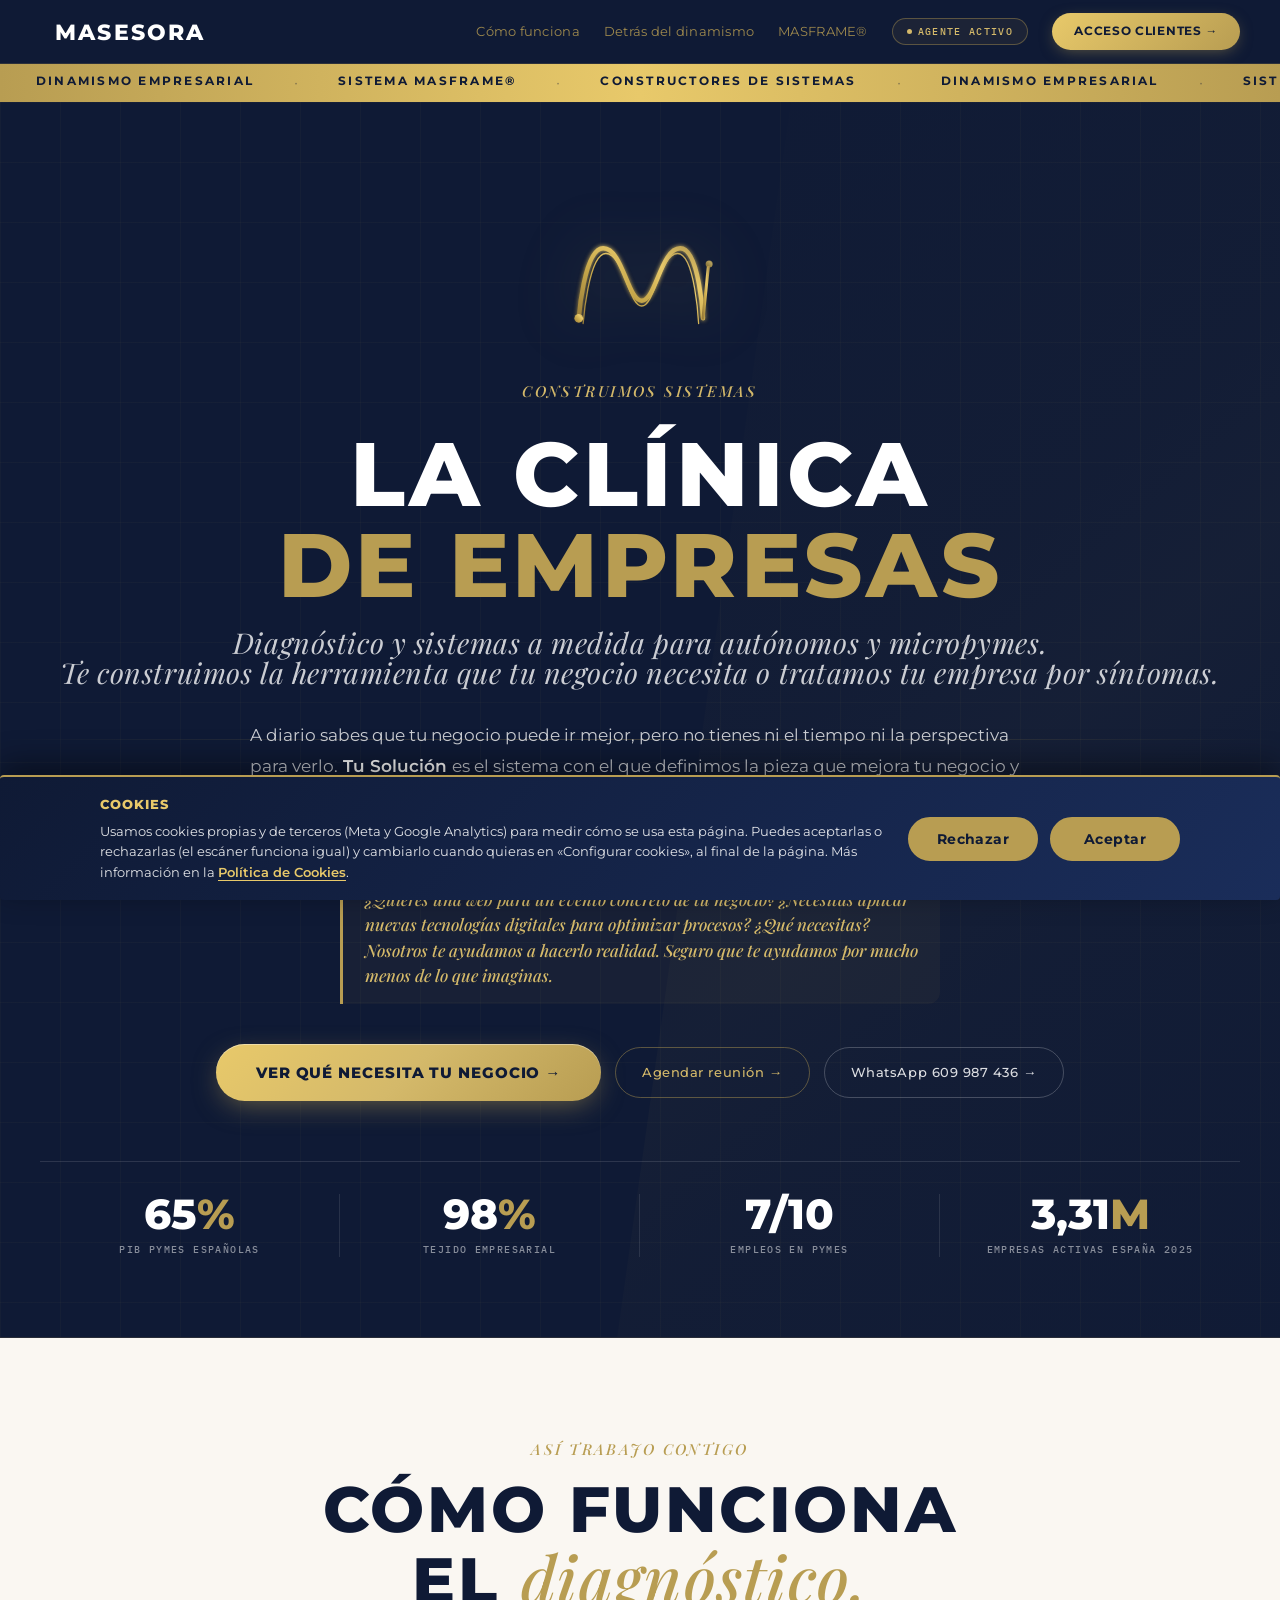
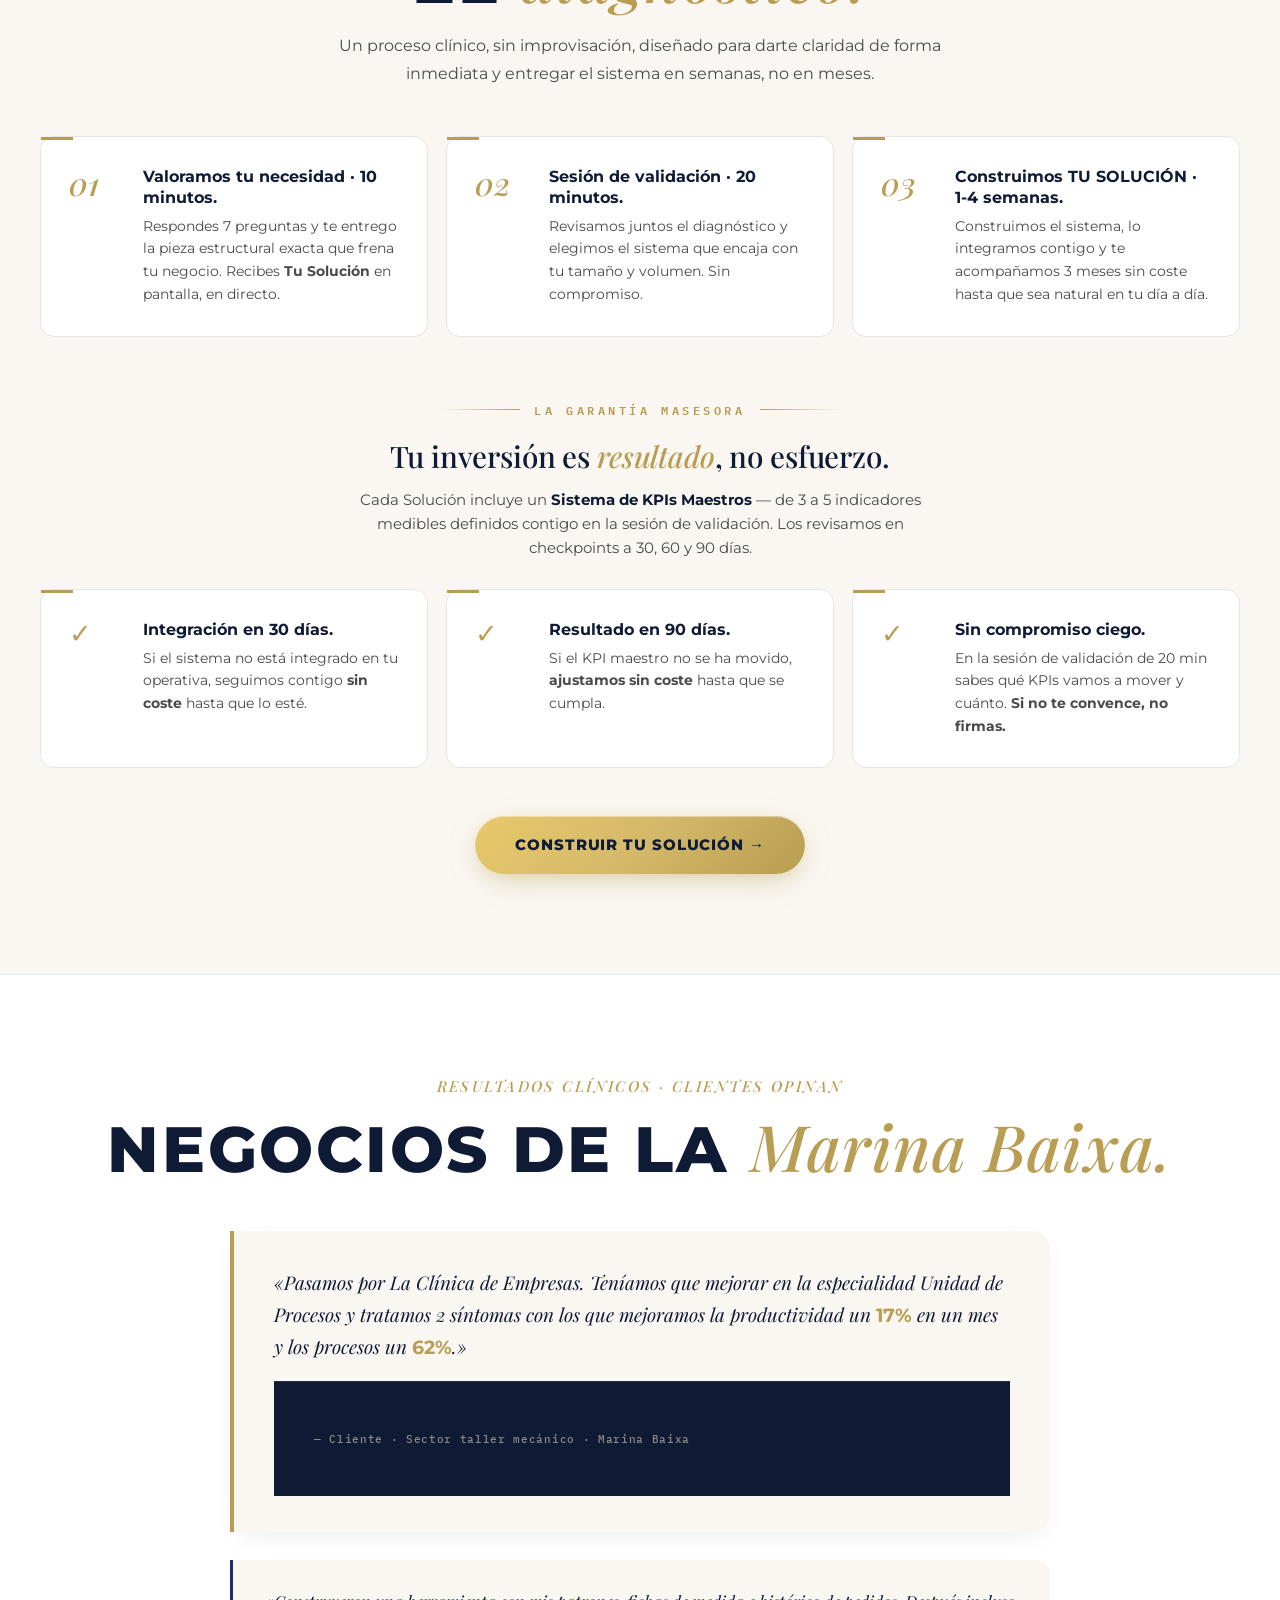
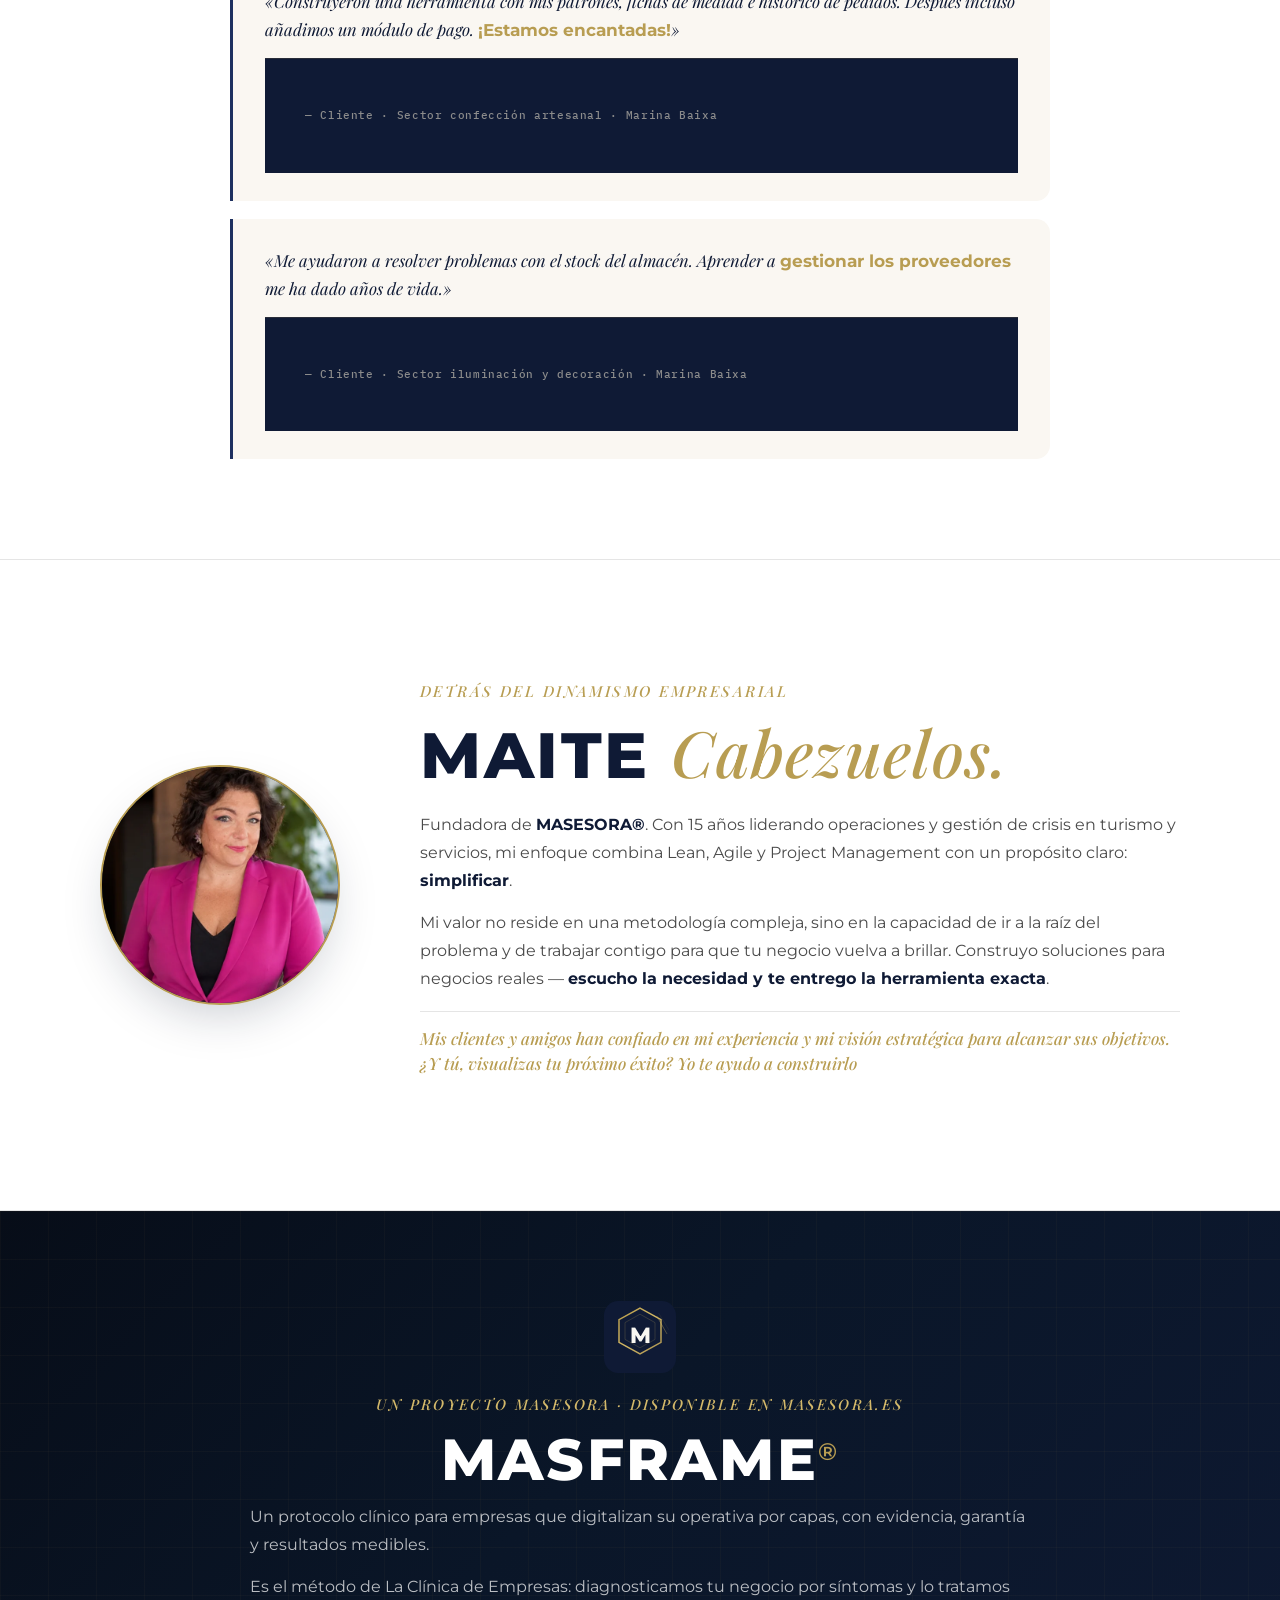
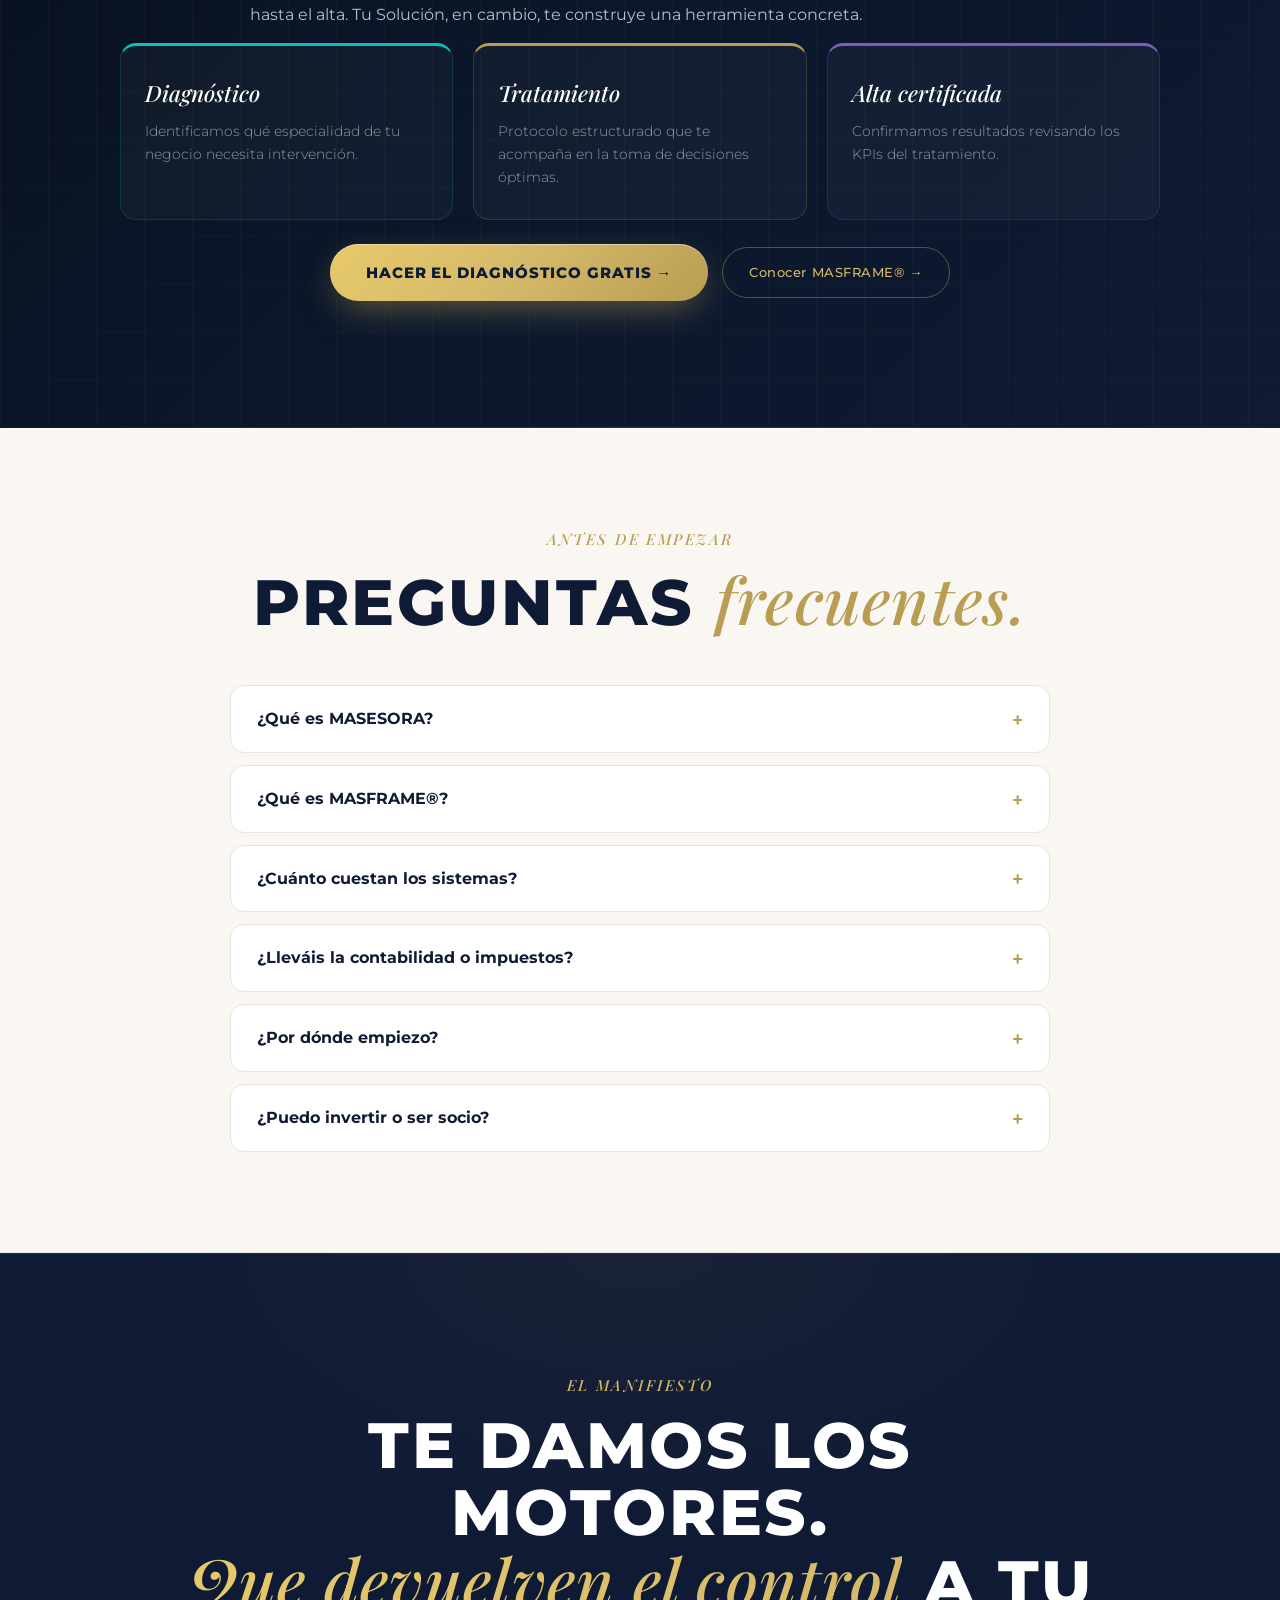
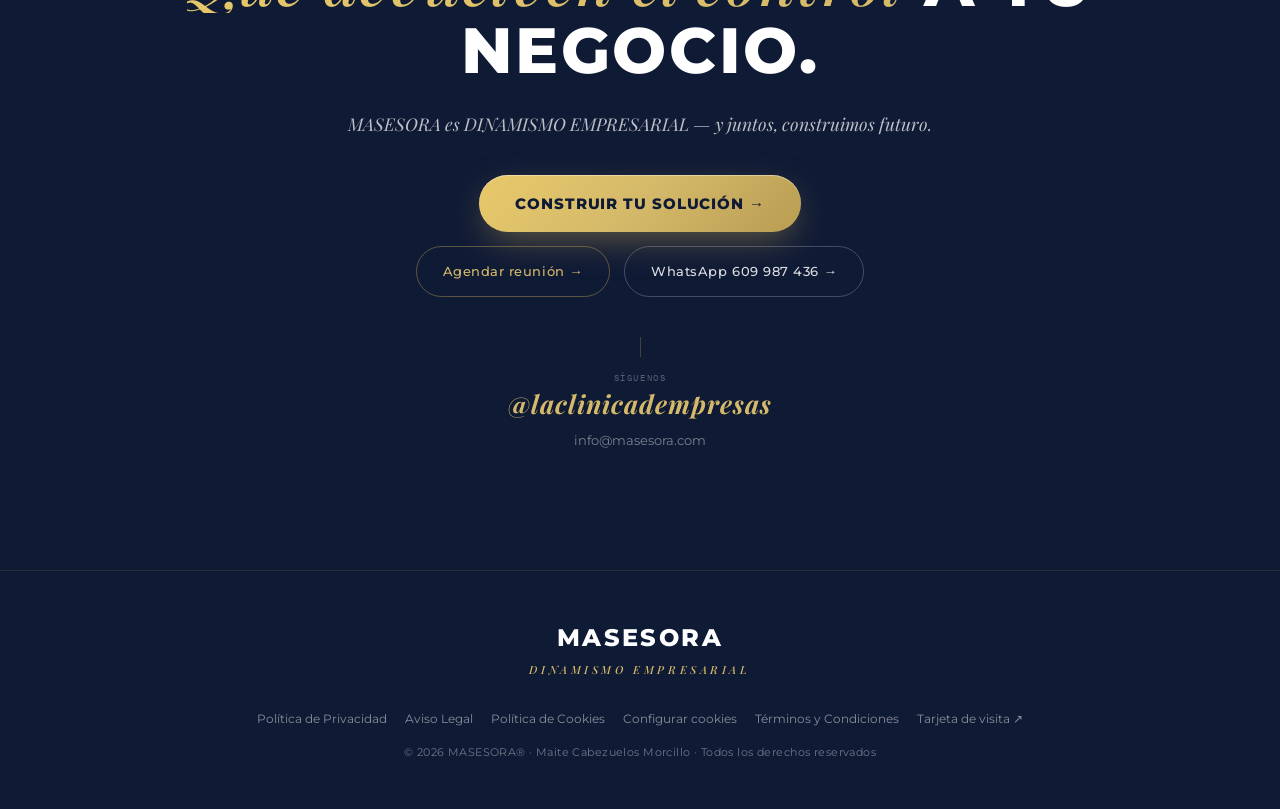
<file: index.html>
<!DOCTYPE html>
<html lang="es">
<head>
  <meta charset="UTF-8"/>
  <meta name="viewport" content="width=device-width,initial-scale=1"/>
  <title>MASESORA · Diagnóstico gratuito de tu negocio en 10 minutos</title>
  <meta name="description" content="Masesora construye sistemas para autónomos y micropymes. Diagnóstico gratuito en 10 minutos y solución a medida. Si no proyecta margen positivo, no se inicia."/>

  <!-- OG / Social -->
  <meta property="og:type" content="website"/>
  <link rel="canonical" href="https://www.masesora.com"/>
  <meta property="og:title" content="MASESORA · Construimos sistemas autónomos que generan dinero"/>
  <meta property="og:description" content="Diagnóstico clínico de tu negocio en 10 minutos. Te decimos qué falla, qué hacer y qué sistema necesitas. Recibes Tu Solución personalizada en pantalla, en directo."/>
  <meta property="og:url" content="https://www.masesora.com"/>
  <meta property="og:image" content="https://www.masesora.com/og-image.jpg"/>
  <meta property="og:site_name" content="MASESORA"/>
  <meta name="twitter:card" content="summary_large_image"/>
  <meta name="twitter:title" content="MASESORA · Dinamismo Empresarial"/>
  <meta name="twitter:description" content="Construimos sistemas autónomos que generan dinero, clientes y tiempo. Diagnóstico clínico de 10 minutos · Tu Solución personalizada en pantalla."/>

  <link rel="icon" type="image/svg+xml" href="assets/favicon.svg"/>
  <link rel="alternate icon" href="assets/favicon.svg"/>
  <link rel="apple-touch-icon" href="assets/favicon.svg"/>
  <meta name="theme-color" content="#0F1A35"/>

    <!-- ══ CONSENTIMIENTO DE COOKIES · META PIXEL + GOOGLE ANALYTICS 4 ═════
       Ni el Píxel de Meta (4359415267704371) ni GA4 (G-62L9S89H53) se cargan ni envían nada
       hasta que la persona pulsa «Aceptar». Mientras tanto window.fbq y window.gtag son
       funciones vacías. La elección se guarda en localStorage (mas_cookie_consent) y
       «Configurar cookies» (pie de página) reabre el aviso. Mismo mecanismo que masesora.es.
  ═══════════════════════════════════════════════════════════════════════ -->
  <script>
  (function(w,d){
    var FB_ID='4359415267704371', GA_ID='G-62L9S89H53';
    var KEY='mas_cookie_consent', MAX_AGE=365*24*60*60*1000; // se vuelve a preguntar a los 12 meses
    var noop=function(){};
    var realFbq=null, realGtag=null, loaded=false;

    // Estado inicial seguro: sin consentimiento todo son no-ops
    w.fbq=noop; w.gtag=noop;

    function readChoice(){
      try{
        var o=JSON.parse(w.localStorage.getItem(KEY)||'null');
        if(o && (o.c==='granted'||o.c==='denied') && (Date.now()-o.t)<MAX_AGE) return o.c;
      }catch(e){}
      return null;
    }
    function saveChoice(c){
      try{ w.localStorage.setItem(KEY, JSON.stringify({c:c,t:Date.now()})); }catch(e){}
    }

    function loadTrackers(){
      w['ga-disable-'+GA_ID]=false;
      if(loaded){ // ya se habían cargado en esta visita y se reactivan
        w.fbq=realFbq; w.gtag=realGtag;
        try{ realFbq('consent','grant'); realGtag('consent','update',{analytics_storage:'granted'}); }catch(e){}
        return;
      }
      loaded=true;
      // Píxel de Meta (snippet oficial)
      delete w.fbq;
      !function(f,b,e,v,n,t,s){if(f.fbq)return;n=f.fbq=function(){n.callMethod?
      n.callMethod.apply(n,arguments):n.queue.push(arguments)};if(!f._fbq)f._fbq=n;
      n.push=n;n.loaded=!0;n.version='2.0';n.queue=[];t=b.createElement(e);t.async=!0;
      t.src=v;s=b.getElementsByTagName(e)[0];s.parentNode.insertBefore(t,s)}(w,
      d,'script','https://connect.facebook.net/en_US/fbevents.js');
      realFbq=w.fbq;
      realFbq('init', FB_ID);
      realFbq('track', 'PageView');
      // Google Analytics 4
      w.dataLayer=w.dataLayer||[];
      realGtag=w.gtag=function(){ w.dataLayer.push(arguments); };
      realGtag('js', new Date());
      realGtag('config', GA_ID);
      var g=d.createElement('script');
      g.async=true; g.src='https://www.googletagmanager.com/gtag/js?id='+GA_ID;
      d.head.appendChild(g);
    }

    function clearCookies(){
      var host=w.location.hostname, parts=host.split('.'), doms=[null,host,'.'+host];
      for(var i=1;i<parts.length-1;i++){ var dm=parts.slice(i).join('.'); doms.push(dm,'.'+dm); }
      d.cookie.split(';').forEach(function(c){
        var n=c.split('=')[0].replace(/^\s+/,'');
        if(!/^(_ga|_gid|_gat|_fbp|_fbc)/.test(n)) return;
        doms.forEach(function(dm){
          d.cookie=n+'=; expires=Thu, 01 Jan 1970 00:00:00 GMT; path=/'+(dm?'; domain='+dm:'');
        });
      });
    }

    function stopTrackers(){
      if(loaded){
        try{ realFbq('consent','revoke'); realGtag('consent','update',{analytics_storage:'denied'}); }catch(e){}
        w['ga-disable-'+GA_ID]=true;
      }
      w.fbq=noop; w.gtag=noop;
      clearCookies();
    }

    function apply(c){ if(c==='granted') loadTrackers(); else stopTrackers(); }

    /* ── Banner ── */
    var banner, state, opener=null, current=readChoice();
    function el(id){ return d.getElementById(id); }
    function show(fromUser){
      banner=banner||el('cookieBanner'); if(!banner) return;
      state=state||el('cookieState');
      state.textContent = current==='granted' ? 'Tu elección actual: cookies aceptadas.'
                        : current==='denied'  ? 'Tu elección actual: cookies rechazadas.' : '';
      state.style.display = current ? 'block' : 'none';
      opener = fromUser ? d.activeElement : null;
      banner.hidden=false;
      try{ banner.focus({preventScroll:true}); }catch(e){}
    }
    function hide(){
      if(!banner) return;
      banner.hidden=true;
      if(opener && opener.focus){ try{ opener.focus(); }catch(e){} }
      opener=null;
    }
    function choose(c){
      current=c; saveChoice(c); apply(c); hide();
    }

    w.masCookies={
      open:function(){ show(true); },
      accept:function(){ choose('granted'); },
      reject:function(){ choose('denied'); }
    };

    apply(current);                       // 'granted' → carga; 'denied'/null → no-ops
    function init(){
      banner=el('cookieBanner');
      el('cookieAccept').addEventListener('click',function(){ choose('granted'); });
      el('cookieReject').addEventListener('click',function(){ choose('denied'); });
      d.addEventListener('keydown',function(e){
        // Escape solo cierra el banner si ya hay una elección guardada (no cuenta como consentimiento)
        if(e.key==='Escape' && current && banner && !banner.hidden) hide();
      });
      if(current===null) show(false);
    }
    if(d.readyState==='loading') d.addEventListener('DOMContentLoaded',init); else init();
  })(window,document);
  </script>

  <!-- Tracking unificado · clicks a GA4 + Meta Pixel -->
  <script>
    document.addEventListener('DOMContentLoaded', function() {
      document.addEventListener('click', function(e) {
        var a = e.target.closest('a');
        if (!a || !a.href) return;
        var href = a.href;
        var from = location.pathname || '/';
        var label = (a.textContent || '').trim().slice(0,40);
        if (href.indexOf('tusolucion.onrender.com') !== -1) {
          if (typeof gtag==='function') gtag('event','clic_construir_solucion',{from:from,label:label});
          if (typeof fbq==='function') fbq('trackCustom','InitiateQuestionnaire',{content_name:'CTA Construir Tu Solucion',from:from});
        } else if (href.indexOf('cal.com') !== -1) {
          if (typeof gtag==='function') gtag('event','clic_agendar_reunion',{from:from});
          if (typeof fbq==='function') fbq('track','Schedule',{content_name:'Cal.com',from:from});
        } else if (href.indexOf('wa.me') !== -1) {
          if (typeof gtag==='function') gtag('event','clic_whatsapp',{from:from});
          if (typeof fbq==='function') fbq('track','Contact',{content_name:'WhatsApp',from:from});
        } else if (href.indexOf('masesora.es') !== -1) {
          if (typeof gtag==='function') gtag('event','clic_escaner',{from:from,label:label});
          if (typeof fbq==='function') fbq('trackCustom','ClickEscaner',{from:from});
        } else if (href.indexOf('masframelanding') !== -1) {
          if (typeof gtag==='function') gtag('event','clic_masframe',{from:from});
          if (typeof fbq==='function') fbq('trackCustom','ClickMasframe',{from:from});
        }
      });
    });
  </script>

  <link rel="dns-prefetch" href="https://wa.me"/>
  <link rel="dns-prefetch" href="https://tusolucion.onrender.com"/>
  <link rel="dns-prefetch" href="https://www.masesora.es"/>
  <link rel="stylesheet" href="fonts/fonts.css"/>

<style>
:root{
  --navy:#0F1A35;
  --navy-soft:#1E3060;
  --navy-deep:#070d1a;
  --gold:#B89D52;
  --gold-light:#D4B96A;
  --gold-soft:#E8C96A;
  --white:#FFFFFF;
  --cream:#FAF7F2;
  --line:#E5E5E5;
  --text:#0F1A35;
  --text-soft:#4A4A4A;
  --text-muted:#8B8B8B;
  --shadow-md:0 8px 30px -12px rgba(15,26,53,.12);
  --shadow-lg:0 20px 50px -20px rgba(15,26,53,.18);
  --serif:'Playfair Display',Georgia,serif;
  --sans:'Montserrat',sans-serif;
  --mono:'IBM Plex Mono',monospace;
}
*,*::before,*::after{box-sizing:border-box;margin:0;padding:0}
html{scroll-behavior:smooth;scroll-padding-top:80px}
body{font-family:var(--sans);background:var(--white);color:var(--text);-webkit-font-smoothing:antialiased;line-height:1.55;overflow-x:hidden}

/* ── ACCESIBILIDAD · FOCUS VISIBLE ── */
:focus{outline:none}
:focus-visible{outline:2px solid var(--gold-light);outline-offset:3px;border-radius:4px}
.btn-primary:focus-visible,.btn-on-navy:focus-visible,.ncta:focus-visible{outline:3px solid var(--white);outline-offset:3px}
.btn-ghost:focus-visible{outline:2px solid var(--gold-light);outline-offset:3px}

/* Honor preferencia de reducir movimiento */
@media (prefers-reduced-motion:reduce){
  *,*::before,*::after{animation-duration:.01ms!important;animation-iteration-count:1!important;transition-duration:.01ms!important;scroll-behavior:auto!important}
  .hero-wave .wave-group{animation:none!important}
}

/* ── ANIMACIONES ── */
@keyframes fadeUp{from{opacity:0;transform:translateY(20px)}to{opacity:1;transform:translateY(0)}}
@keyframes pulse{0%,100%{opacity:1}50%{opacity:.4}}
@keyframes ticker{0%{transform:translateX(0)}100%{transform:translateX(-50%)}}
@keyframes scanH{0%{transform:translateY(-100%)}100%{transform:translateY(100vh)}}
@keyframes shimmer{0%{transform:translateX(-100%)}100%{transform:translateX(200%)}}

/* ── ANIMACIONES OLA · ECG MONITOR CLÍNICO ── */
@keyframes waveECG{
  0%{stroke-dashoffset:400;opacity:0}
  5%{opacity:1}
  45%{stroke-dashoffset:0;opacity:.95}
  72%{stroke-dashoffset:0;opacity:.95}
  88%{stroke-dashoffset:-400;opacity:0}
  100%{stroke-dashoffset:-400;opacity:0}
}
@keyframes waveEcoECG{
  0%{stroke-dashoffset:380;opacity:0}
  6%{opacity:.20}
  45%{stroke-dashoffset:0;opacity:.20}
  72%{stroke-dashoffset:0;opacity:.20}
  88%{stroke-dashoffset:-380;opacity:0}
  100%{stroke-dashoffset:-380;opacity:0}
}
@keyframes riseImpulseECG{
  0%{stroke-dashoffset:80;opacity:0}
  40%{stroke-dashoffset:80;opacity:0}
  55%{stroke-dashoffset:0;opacity:.85}
  72%{stroke-dashoffset:0;opacity:.85}
  88%{stroke-dashoffset:-80;opacity:0}
  100%{stroke-dashoffset:-80;opacity:0}
}
@keyframes pulseOrigin{0%,100%{r:5;opacity:.6}10%{r:7;opacity:1}30%{r:5;opacity:.7}}
@keyframes pulseImpulse{0%,55%,100%{r:4;opacity:.4}65%{r:7;opacity:1}80%{r:4;opacity:.5}}
@keyframes floatWave{0%,100%{transform:translateY(0)}50%{transform:translateY(-4px)}}

/* ── PROGRESS BAR ── */
#pb{position:fixed;top:0;left:0;height:2px;width:0;background:linear-gradient(90deg,var(--gold-soft),var(--gold));z-index:9999;transition:width .1s}

/* ── NAV ── */
nav{position:fixed;top:0;left:0;right:0;z-index:200;height:64px;display:flex;align-items:center;justify-content:space-between;padding:0 40px;background:var(--navy);border-bottom:1px solid rgba(184,157,82,.18);transition:border-color .3s}
.nlogo{text-decoration:none;display:flex;align-items:center}
.nlogo-svg{height:38px;width:auto;display:block}
.nright{display:flex;align-items:center;gap:24px}
.nlinks{display:flex;gap:24px;list-style:none}
.nlinks a{font-family:var(--sans);font-size:.84rem;font-weight:400;letter-spacing:.02em;color:var(--gold);text-decoration:none;transition:color .2s,opacity .2s;opacity:.85}
.nlinks a:hover{color:var(--gold-light);opacity:1}
.nbadge{font-family:var(--mono);font-size:.6rem;font-weight:500;color:var(--gold-light);letter-spacing:.14em;padding:6px 14px;border:1px solid rgba(184,157,82,.4);border-radius:999px;background:rgba(184,157,82,.08);text-transform:uppercase;display:flex;align-items:center;gap:6px;cursor:pointer;font-family:var(--mono)}
.nbadge::before{content:'';width:5px;height:5px;border-radius:50%;background:var(--gold-light);animation:pulse 2s infinite}
.nbadge:hover{background:rgba(184,157,82,.15)}
.ncta{font-family:var(--sans);padding:9px 22px;border-radius:999px;background:linear-gradient(135deg,var(--gold-soft),var(--gold));color:var(--navy);font-size:.74rem;font-weight:700;letter-spacing:.06em;text-decoration:none;text-transform:uppercase;transition:filter .2s,transform .15s,box-shadow .2s;white-space:nowrap;box-shadow:0 4px 16px -4px rgba(184,157,82,.5)}
.ncta:hover{filter:brightness(1.08);transform:translateY(-1px);box-shadow:0 8px 24px -4px rgba(184,157,82,.7)}

/* HAMBURGUESA */
.nburger{display:none;background:none;border:none;cursor:pointer;padding:8px;margin-left:4px;color:var(--gold-light)}
.nburger span{display:block;width:22px;height:2px;background:currentColor;margin:4px 0;transition:transform .25s,opacity .2s}
.nburger.open span:nth-child(1){transform:translateY(6px) rotate(45deg)}
.nburger.open span:nth-child(2){opacity:0}
.nburger.open span:nth-child(3){transform:translateY(-6px) rotate(-45deg)}

/* ── TICKER ── */
.ticker{margin-top:64px;background:linear-gradient(90deg,var(--gold) 0%,var(--gold-soft) 50%,var(--gold) 100%);overflow:hidden;height:38px;display:flex;align-items:center}
.ticker-inner{display:flex;white-space:nowrap;animation:ticker 28s linear infinite}
.ticker-item{font-family:var(--sans);font-size:.78rem;font-weight:700;letter-spacing:.18em;color:var(--navy);padding:0 36px;text-transform:uppercase}
.ticker-sep{color:rgba(15,26,53,.4);padding:0 4px}

/* ── HERO (NAVY) ── */
.hero{background:var(--navy);position:relative;overflow:hidden;padding:120px 40px 80px;min-height:88vh;display:flex;flex-direction:column;justify-content:center;border-bottom:1px solid rgba(184,157,82,.15)}
.hero::before{content:'';position:absolute;inset:0;background-image:linear-gradient(rgba(184,157,82,.04) 1px,transparent 1px),linear-gradient(90deg,rgba(184,157,82,.04) 1px,transparent 1px);background-size:60px 60px;pointer-events:none}
.hero::after{content:'';position:absolute;top:-20%;right:-10%;width:55%;height:140%;background:linear-gradient(135deg,transparent 0%,rgba(184,157,82,.025) 40%,rgba(184,157,82,.04) 50%,rgba(184,157,82,.025) 60%,transparent 100%);transform:skewX(-8deg);pointer-events:none}
.scanline{position:absolute;left:0;right:0;height:1px;background:linear-gradient(90deg,transparent,rgba(184,157,82,.28) 50%,transparent);animation:scanH 12s linear infinite;pointer-events:none}
.hero-in{max-width:1200px;margin:0 auto;width:100%;position:relative;z-index:1;text-align:center}

/* OLA ANIMADA */
.hero-wave{width:140px;height:140px;margin:0 auto 18px;display:block;filter:drop-shadow(0 0 30px rgba(184,157,82,.25));opacity:0;animation:fadeUp .8s ease-out .1s forwards}
.hero-wave .wave-group{animation:floatWave 4s ease-in-out infinite;transform-origin:80px 80px}

.hero-eyebrow{font-family:var(--serif);font-style:italic;font-weight:500;font-size:.95rem;letter-spacing:.16em;text-transform:uppercase;color:var(--gold-light);margin-bottom:24px;animation:fadeUp .8s ease-out both}
.hero-h1{font-family:var(--sans);font-weight:800;font-size:clamp(2.8rem,7vw,5.8rem);line-height:1.02;letter-spacing:.04em;color:var(--white);margin-bottom:8px;text-transform:uppercase;animation:fadeUp .9s ease-out .15s both}
.hero-h1 .accent{color:var(--gold);display:inline-block}
.hero-h1 .small{display:block;font-family:var(--serif);font-style:italic;font-size:.32em;font-weight:400;letter-spacing:.02em;color:rgba(255,255,255,.78);text-transform:none;margin-top:18px}
.hero-sub{max-width:780px;margin:32px auto 0;font-size:1.08rem;line-height:1.8;color:rgba(255,255,255,.78);font-weight:400;text-align:left;hyphens:auto;animation:fadeUp .9s ease-out .3s both}
.hero-sub strong{color:var(--white);font-weight:600}
.hero-quote{max-width:600px;margin:28px auto 0;padding:16px 22px;border-left:3px solid var(--gold);background:rgba(184,157,82,.05);border-radius:0 12px 12px 0;font-family:var(--serif);font-style:italic;font-weight:500;font-size:1.05rem;line-height:1.5;color:var(--gold-light);text-align:left;animation:fadeUp .9s ease-out .45s both}
.hero-cta-row{display:flex;justify-content:center;align-items:center;gap:14px;margin-top:40px;flex-wrap:wrap;animation:fadeUp .9s ease-out .6s both}

/* BOTONES BRILLANTES */
.btn-primary{font-family:var(--sans);position:relative;overflow:hidden;display:inline-flex;align-items:center;gap:8px;padding:17px 40px;border-radius:999px;background:linear-gradient(135deg,var(--gold-soft) 0%,var(--gold-light) 50%,var(--gold) 100%);color:var(--navy);font-size:.94rem;font-weight:800;letter-spacing:.06em;text-transform:uppercase;text-decoration:none;border:none;cursor:pointer;box-shadow:0 8px 28px -6px rgba(184,157,82,.55),inset 0 1px 0 rgba(255,255,255,.4);transition:transform .25s,box-shadow .25s,filter .25s;z-index:1}
.btn-primary::before{content:'';position:absolute;top:0;left:0;width:50%;height:100%;background:linear-gradient(90deg,transparent,rgba(255,255,255,.4),transparent);transform:translateX(-100%);transition:transform .8s}
.btn-primary:hover{transform:translateY(-3px);box-shadow:0 14px 40px -6px rgba(184,157,82,.75),inset 0 1px 0 rgba(255,255,255,.5);filter:brightness(1.1)}
.btn-primary:hover::before{animation:shimmer 1.2s ease forwards}
.btn-ghost{font-family:var(--sans);display:inline-flex;align-items:center;gap:6px;padding:14px 26px;border-radius:999px;background:transparent;border:1px solid rgba(255,255,255,.22);color:rgba(255,255,255,.85);font-size:.84rem;font-weight:500;letter-spacing:.04em;text-decoration:none;transition:border-color .2s,color .2s,background .2s;white-space:nowrap}
.btn-ghost:hover{border-color:var(--gold-light);color:var(--gold-light);background:rgba(184,157,82,.08)}

.hero-stats{display:grid;grid-template-columns:repeat(4,1fr);gap:0;margin-top:60px;padding-top:32px;border-top:1px solid rgba(255,255,255,.12);animation:fadeUp .9s ease-out .8s both}
.hstat{padding:0 24px;border-right:1px solid rgba(255,255,255,.10)}
.hstat:last-child{border-right:none}
.hstat-n{font-family:var(--sans);font-weight:800;font-size:2.6rem;color:var(--white);line-height:1}
.hstat-n span{color:var(--gold)}
.hstat-l{font-family:var(--mono);font-size:.62rem;font-weight:500;color:rgba(255,255,255,.5);letter-spacing:.14em;text-transform:uppercase;margin-top:6px}

/* ── SECCIÓN BASE ── */
section{padding:100px 40px}
.si{max-width:1200px;margin:0 auto}
.ey{font-family:var(--mono);font-size:.66rem;font-weight:600;color:var(--gold);letter-spacing:.32em;text-transform:uppercase;margin-bottom:14px}
.ey-italic{font-family:var(--serif);font-style:italic;font-weight:500;font-size:.95rem;letter-spacing:.16em;text-transform:uppercase;color:var(--gold);margin-bottom:14px}
h2.h2{font-family:var(--sans);font-weight:800;font-size:clamp(2.4rem,5vw,4rem);letter-spacing:.04em;color:var(--navy);line-height:1.05;text-transform:uppercase}
h2.h2 em{font-family:var(--serif);font-style:italic;font-weight:500;color:var(--gold);text-transform:none;letter-spacing:.02em}
.lead{font-size:1rem;line-height:1.75;color:var(--text-soft);font-weight:400;max-width:640px;text-align:left}

/* Reveal */
.rv{opacity:0;transform:translateY(24px);transition:opacity .75s cubic-bezier(.22,1,.36,1),transform .75s cubic-bezier(.22,1,.36,1)}
.rv.vi{opacity:1;transform:translateY(0)}
.rv.d1{transition-delay:.1s}.rv.d2{transition-delay:.2s}.rv.d3{transition-delay:.3s}.rv.d4{transition-delay:.4s}

/* ── PRINCIPIOS (CREAM) ── */
.principios{background:var(--cream);border-bottom:1px solid var(--line)}
.principios-header{text-align:center;max-width:680px;margin:0 auto 48px}
.principios-header .lead{margin:18px auto 0;text-align:center}
.principios-grid{display:grid;grid-template-columns:repeat(auto-fit,minmax(300px,1fr));gap:18px}
.principio{background:var(--white);padding:30px 28px;border-radius:14px;border:1px solid var(--line);display:flex;gap:20px;align-items:flex-start;transition:transform .25s,box-shadow .25s,border-color .25s;position:relative}
.principio::before{content:'';position:absolute;top:0;left:0;height:3px;width:32px;background:var(--gold);transition:width .35s}
.principio:hover{transform:translateY(-4px);box-shadow:var(--shadow-md);border-color:rgba(184,157,82,.4)}
.principio:hover::before{width:80%}
.principio-n{font-family:var(--serif);font-style:italic;font-weight:500;font-size:2rem;color:var(--gold);line-height:1;flex-shrink:0;width:54px}
.principio-t{font-family:var(--sans);font-size:1rem;font-weight:700;color:var(--navy);margin-bottom:6px;line-height:1.3}
.principio-d{font-size:.86rem;color:var(--text-soft);line-height:1.65;font-weight:400;text-align:left}

/* ── CASOS (BLANCO) ── */
.casos{background:var(--white)}
.casos-header{text-align:center;margin-bottom:48px}
.caso-quote{position:relative;padding:36px 40px;background:var(--cream);border-left:4px solid var(--gold);border-radius:0 18px 18px 0;font-family:var(--serif);font-style:italic;font-weight:400;font-size:1.18rem;line-height:1.65;color:var(--navy);max-width:820px;margin:0 auto 28px;text-align:left;box-shadow:var(--shadow-md)}
.caso-quote strong{color:var(--gold);font-weight:700;font-style:normal;font-family:var(--sans)}
.caso-quote footer{margin-top:18px;font-family:var(--mono);font-size:.7rem;letter-spacing:.06em;color:var(--text-muted);font-style:normal;font-weight:500}
.caso-secondary{position:relative;padding:28px 32px;background:var(--cream);border-left:3px solid var(--navy-soft);border-radius:0 14px 14px 0;font-family:var(--serif);font-style:italic;font-weight:400;font-size:1.04rem;line-height:1.65;color:var(--navy);max-width:820px;margin:18px auto 0;text-align:left}
.caso-secondary footer{margin-top:14px;font-family:var(--mono);font-size:.66rem;letter-spacing:.06em;color:var(--text-muted);font-style:normal;font-weight:500}
.caso-secondary strong{color:var(--gold);font-weight:700;font-style:normal;font-family:var(--sans)}

/* ── BIO ── */
.bio{background:var(--white);border-top:1px solid var(--line);border-bottom:1px solid var(--line);padding:120px 40px}
.bio-in{display:grid;grid-template-columns:minmax(0,260px) minmax(0,1fr);gap:60px;align-items:center;max-width:1080px;margin:0 auto}
.bio-photo{width:240px;height:240px;border-radius:50%;background:linear-gradient(135deg,var(--navy),var(--navy-soft));border:2px solid var(--gold);box-shadow:0 20px 50px -15px rgba(15,26,53,.25);overflow:hidden;position:relative}
.bio-photo img{width:100%;height:100%;object-fit:cover;display:block}
.bio-photo-fallback{display:none;position:absolute;inset:0;align-items:center;justify-content:center;font-family:var(--sans);font-size:5rem;font-weight:800;color:var(--gold)}
.bio-content h2.h2{margin-bottom:22px}
.bio-content .lead{margin-bottom:14px;color:var(--text-soft);max-width:none}
.bio-content .lead strong{color:var(--navy);font-weight:700}
.bio-quote{margin-top:18px;padding:14px 0;border-top:1px solid var(--line);font-family:var(--serif);font-style:italic;font-weight:500;color:var(--gold);font-size:1.05rem;line-height:1.5}

/* ── 1er SISTEMA MASFRAME (NAVY) ── */
.masframe-section{background:linear-gradient(135deg,#070d18 0%,#0a1628 40%,#0f1a35 100%);position:relative;overflow:hidden;padding:0;scroll-margin-top:66px}
.masframe-section::before{content:'';position:absolute;inset:0;background-image:linear-gradient(rgba(184,157,82,.04) 1px,transparent 1px),linear-gradient(90deg,rgba(184,157,82,.04) 1px,transparent 1px);background-size:48px 48px;pointer-events:none}
.masframe-section .si-mf{position:relative;z-index:1;max-width:1120px;margin:0 auto;padding:90px 40px}

.mfhex-wrap{display:flex;justify-content:center;margin-bottom:20px}
.mfhex{width:72px;height:72px}
.mf-eyebrow{font-family:var(--serif);font-style:italic;font-weight:500;font-size:.92rem;letter-spacing:.16em;text-transform:uppercase;color:var(--gold-light);text-align:center;margin-bottom:14px}
.mf-h2{font-family:var(--sans);font-weight:800;font-size:clamp(2.4rem,4.5vw,4rem);color:var(--white);line-height:1.02;text-align:center;letter-spacing:.04em;margin-bottom:14px}
.mf-h2 sup{font-size:.42em;color:var(--gold);font-weight:600;vertical-align:super}
.mf-lead-center{font-family:var(--sans);font-size:1rem;color:rgba(255,255,255,.72);font-weight:400;line-height:1.75;max-width:780px;margin:0 auto 14px;text-align:left}
.mf-cta-wrap{text-align:center;margin-top:24px;margin-bottom:36px}

.pillars{display:grid;grid-template-columns:repeat(3,1fr);gap:20px;margin-bottom:0}
.pillar{padding:30px 24px;background:rgba(255,255,255,.03);border-radius:16px;transition:transform .25s,background .25s;position:relative}
.pillar.diag{border:1px solid rgba(10,191,188,.18);border-top:3px solid #0ABFBC}
.pillar.trat{border:1px solid rgba(184,157,82,.22);border-top:3px solid var(--gold)}
.pillar.alta{border:1px solid rgba(124,92,191,.22);border-top:3px solid #7C5CBF}
.pillar:hover{transform:translateY(-4px);background:rgba(255,255,255,.06)}
.pillar-t{font-family:var(--serif);font-style:italic;font-weight:500;font-size:1.4rem;color:var(--white);margin-bottom:10px}
.pillar-d{font-family:var(--sans);font-size:.86rem;color:rgba(255,255,255,.55);font-weight:300;line-height:1.65;margin:0}
.pillar-tag{margin-top:14px;font-family:var(--mono);font-size:.58rem;letter-spacing:.14em;text-transform:uppercase;font-weight:600}
.pillar.diag .pillar-tag{color:#0ABFBC}
.pillar.trat .pillar-tag{color:var(--gold)}
.pillar.alta .pillar-tag{color:#7C5CBF}

.mf-divider{width:100%;height:1px;background:linear-gradient(90deg,transparent,rgba(184,157,82,.25),transparent);margin:64px 0}

.tl-eyebrow{font-family:var(--mono);font-size:.62rem;color:rgba(255,255,255,.32);letter-spacing:.22em;text-transform:uppercase;text-align:center;margin-bottom:32px;font-weight:500}
.timeline{display:grid;grid-template-columns:repeat(7,1fr);gap:8px;margin-bottom:40px;position:relative}
.tl-item{display:flex;flex-direction:column;align-items:center;gap:10px;position:relative}
.tl-circle{width:46px;height:46px;border-radius:50%;display:flex;align-items:center;justify-content:center;font-family:var(--mono);font-size:.74rem;font-weight:700;border-width:2px;border-style:solid}
.tl-circle.cyan{background:rgba(10,191,188,.12);border-color:#0ABFBC;color:#0ABFBC}
.tl-circle.gold{background:rgba(184,157,82,.18);border-color:var(--gold);color:var(--gold-light);box-shadow:0 0 24px rgba(184,157,82,.4);width:54px;height:54px}
.tl-circle.purple{background:rgba(124,92,191,.12);border-color:#7C5CBF;color:#7C5CBF}
.tl-circle.purple-glow{box-shadow:0 0 18px rgba(124,92,191,.3)}
.tl-name{font-family:var(--sans);font-size:.74rem;font-weight:600;color:var(--white)}
.tl-name.gold{color:var(--gold-light);font-weight:700}
.tl-name.purple{color:#9F84D6;font-weight:700}
.tl-desc{font-family:var(--sans);font-size:.66rem;color:rgba(255,255,255,.4);line-height:1.4;text-align:center;max-width:130px}
.tl-method{position:absolute;top:-22px;font-family:var(--mono);font-size:.54rem;color:var(--gold);letter-spacing:.12em;white-space:nowrap;font-weight:600;left:50%;transform:translateX(-50%)}
.tl-line-wrap{position:relative;margin-top:-120px;margin-bottom:80px;pointer-events:none;height:2px}
.tl-line{position:absolute;top:0;left:calc(46px/2 + 8px);right:calc(46px/2 + 8px);height:1px;background:linear-gradient(90deg,#0ABFBC,#0ABFBC 43%,var(--gold) 43%,var(--gold) 71%,#7C5CBF 71%);opacity:.4}

.mf-roles{margin-top:32px;margin-bottom:32px;display:flex;justify-content:center;flex-wrap:wrap;gap:8px 24px;font-family:var(--mono);font-size:.64rem;color:rgba(255,255,255,.5);letter-spacing:.14em;text-transform:uppercase;font-weight:500}
.mf-roles strong{font-weight:700}
.mf-roles strong.cy{color:#3FCFC9}
.mf-roles strong.gd{color:var(--gold-light)}

.mf-warranty{max-width:780px;margin:36px auto 36px;padding:26px 32px;background:rgba(184,157,82,.07);border:1px solid rgba(184,157,82,.3);border-radius:16px;text-align:left}
.mf-warranty .ey{color:var(--gold-light);margin-bottom:10px}
.mf-warranty p{font-family:var(--sans);font-size:.92rem;line-height:1.7;color:rgba(255,255,255,.78);font-weight:400;margin:0}
.mf-warranty strong{color:var(--white);font-weight:700}
.mf-warranty em{font-style:italic;color:rgba(255,255,255,.55);font-family:var(--serif);font-weight:400}

.mf-cta{display:flex;justify-content:center;align-items:center;gap:16px;flex-wrap:wrap;margin-top:8px}
.btn-on-navy{font-family:var(--sans);position:relative;overflow:hidden;display:inline-flex;align-items:center;gap:8px;padding:17px 36px;border-radius:999px;background:linear-gradient(135deg,var(--gold-soft) 0%,var(--gold-light) 50%,var(--gold) 100%);color:var(--navy);font-size:.94rem;font-weight:800;letter-spacing:.06em;text-transform:uppercase;text-decoration:none;box-shadow:0 12px 36px -8px rgba(184,157,82,.55),inset 0 1px 0 rgba(255,255,255,.4);transition:transform .25s,box-shadow .25s,filter .25s}
.btn-on-navy::before{content:'';position:absolute;top:0;left:0;width:50%;height:100%;background:linear-gradient(90deg,transparent,rgba(255,255,255,.5),transparent);transform:translateX(-100%);transition:transform .8s}
.btn-on-navy:hover{transform:translateY(-3px);box-shadow:0 18px 48px -8px rgba(184,157,82,.75);filter:brightness(1.08)}
.btn-on-navy:hover::before{animation:shimmer 1.2s ease forwards}
.mf-cta-foot{font-family:var(--serif);font-style:italic;font-weight:500;font-size:1.05rem;color:rgba(184,157,82,.75);letter-spacing:.04em;margin-top:18px;text-align:center}
.mf-bottom-line{height:1px;background:linear-gradient(90deg,transparent,rgba(184,157,82,.18),transparent)}

/* ── MANIFIESTO (NAVY) ── */
.manifiesto{background:var(--navy);color:var(--white);text-align:center;padding:120px 40px;position:relative;overflow:hidden;border-top:1px solid rgba(184,157,82,.15)}
.manifiesto::before{content:'';position:absolute;inset:0;background:radial-gradient(ellipse 70% 50% at 50% 0%,rgba(184,157,82,.06) 0%,transparent 60%);pointer-events:none}
.manifiesto-in{max-width:920px;margin:0 auto;position:relative;z-index:1}
.manifiesto .ey-italic{color:var(--gold-light)}
.manifiesto h2{font-family:var(--sans);font-weight:800;font-size:clamp(2.4rem,5vw,4.4rem);letter-spacing:.04em;line-height:1.05;color:var(--white);margin-bottom:24px;text-transform:uppercase}
.manifiesto h2 span{font-family:var(--serif);font-style:italic;font-weight:500;background:linear-gradient(135deg,var(--gold-soft),var(--gold-light));-webkit-background-clip:text;background-clip:text;-webkit-text-fill-color:transparent;color:transparent;text-transform:none;letter-spacing:.02em;display:inline-block}
.manifiesto-sub{font-family:var(--serif);font-style:italic;font-weight:400;font-size:1.1rem;color:rgba(255,255,255,.72);max-width:640px;margin:0 auto 36px;line-height:1.7}
.manifiesto-contact{margin-top:40px;display:flex;flex-direction:column;align-items:center;gap:14px}
.manifiesto-contact-divider{width:1px;height:20px;background:rgba(184,157,82,.3)}
.manifiesto-phone{display:flex;flex-direction:column;align-items:center;text-decoration:none;transition:transform .2s}
.manifiesto-phone:hover{transform:scale(1.04)}
.manifiesto-phone-ey{font-family:var(--mono);font-size:.56rem;color:rgba(255,255,255,.3);letter-spacing:.18em;text-transform:uppercase;margin-bottom:6px}
.manifiesto-phone-num{font-family:var(--serif);font-style:italic;font-weight:600;font-size:1.6rem;color:var(--gold-light);letter-spacing:.04em;line-height:1}
.manifiesto-link{font-family:var(--sans);font-size:.82rem;color:rgba(255,255,255,.45);text-decoration:none;transition:color .2s}
.manifiesto-link:hover{color:var(--gold-light)}

/* ── FOOTER (NAVY) ── */
footer{background:var(--navy);color:rgba(255,255,255,.6);padding:48px 40px;border-top:1px solid rgba(184,157,82,.15)}
.ft-in{max-width:1200px;margin:0 auto;text-align:center}
.ft-brand{text-decoration:none;display:inline-block;margin-bottom:14px}
.ft-brand-name{font-family:var(--sans);font-weight:800;font-size:1.5rem;color:var(--white);letter-spacing:.10em}
.ft-brand-sub{display:block;font-family:var(--serif);font-style:italic;font-size:.7rem;color:var(--gold-light);letter-spacing:.32em;font-weight:500;text-transform:uppercase;margin-top:4px}
.ft-links{list-style:none;display:flex;justify-content:center;gap:18px;flex-wrap:wrap;margin:14px 0}
.ft-links a{font-family:var(--sans);font-size:.74rem;color:rgba(255,255,255,.5);text-decoration:none;transition:color .2s}
.ft-links a:hover{color:var(--gold-light)}
.ft-legal{font-family:var(--sans);font-size:.66rem;color:rgba(255,255,255,.4);margin-top:12px;letter-spacing:.04em}

/* ── MODAL AGENTE ── */
#agenteModal{display:none;position:fixed;inset:0;z-index:500;align-items:flex-end;justify-content:flex-end;padding:24px;pointer-events:none}
#agenteModal.open{display:flex;pointer-events:all}
#agenteBox{pointer-events:all;transition:transform .35s cubic-bezier(.22,1,.36,1),opacity .35s}
.amsg-agent{background:rgba(184,157,82,.07);border:1px solid rgba(184,157,82,.2);border-radius:12px 12px 12px 4px;padding:11px 14px;font-size:.8rem;line-height:1.65;color:rgba(255,255,255,.85);font-family:var(--sans);font-weight:400;max-width:90%}
.amsg-agent a{color:var(--gold-light);text-decoration:underline}
.amsg-user{background:rgba(255,255,255,.04);border:1px solid rgba(255,255,255,.08);border-radius:12px 12px 4px 12px;padding:11px 14px;font-size:.8rem;line-height:1.65;color:rgba(255,255,255,.75);font-family:var(--sans);font-weight:400;max-width:90%;align-self:flex-end}
.aopt{width:100%;text-align:left;padding:9px 12px;background:rgba(255,255,255,.03);border:1px solid rgba(255,255,255,.08);border-radius:8px;color:rgba(255,255,255,.75);font-family:var(--sans);font-size:.78rem;font-weight:400;cursor:pointer;transition:background .15s,border-color .15s,color .15s}
.aopt:hover{background:rgba(184,157,82,.10);border-color:rgba(184,157,82,.3);color:var(--white)}

/* ── RESPONSIVE ── */
@media(max-width:1024px){
  .hero-wave{width:120px;height:120px;margin-bottom:16px}
}
@media(max-width:900px){
  .hero-stats{grid-template-columns:repeat(2,1fr);gap:24px;padding-top:24px}
  .hstat{border-right:none;border-bottom:1px solid rgba(255,255,255,.08);padding:14px 16px}
  .hstat:last-child,.hstat:nth-last-child(2){border-bottom:none}
  .bio-in{grid-template-columns:1fr;gap:32px;text-align:center}
  .bio-content .lead{text-align:left;margin-left:auto;margin-right:auto}
  .bio-quote{text-align:center}
  .pillars{grid-template-columns:1fr;gap:14px}
  .timeline{grid-template-columns:repeat(4,1fr);gap:18px;row-gap:32px}
  .tl-line-wrap{display:none}
  .nlinks{gap:14px}
  .nlinks a{font-size:.74rem}
}
@media(max-width:640px){
  nav{padding:0 16px;height:60px}
  .nlogo-svg{height:32px}
  .nlinks{display:none;position:fixed;top:60px;left:0;right:0;background:rgba(15,26,53,.97);backdrop-filter:blur(20px);flex-direction:column;gap:0;padding:16px 24px 24px;border-bottom:1px solid rgba(184,157,82,.25);box-shadow:0 20px 40px rgba(0,0,0,.5)}
  .nlinks.open{display:flex}
  .nlinks li{border-bottom:1px solid rgba(255,255,255,.05);padding:14px 0}
  .nlinks li:last-child{border-bottom:none}
  .nlinks a{font-size:.95rem;color:var(--gold-light)}
  .nburger{display:block}
  .nbadge{display:none}
  .ncta{padding:8px 14px;font-size:.62rem}
  .ticker{margin-top:60px;height:32px}
  .ticker-item{font-size:.66rem;padding:0 24px}
  section{padding:70px 22px}
  .hero{padding:80px 22px 60px;min-height:auto}
  .hero-wave{width:100px;height:100px;margin-bottom:14px}
  .hero-eyebrow{font-size:.78rem;letter-spacing:.12em}
  .hero-h1{font-size:2.3rem;line-height:1.05}
  .hero-h1 .small{font-size:.42em;margin-top:14px}
  .hero-sub{font-size:.94rem;line-height:1.65;margin:24px auto 0}
  .hero-quote{font-size:.95rem;padding:14px 18px}
  .hero-cta-row{gap:10px;margin-top:32px}
  .btn-primary{padding:14px 26px;font-size:.84rem;width:100%;justify-content:center}
  .btn-ghost{padding:12px 22px;font-size:.78rem;width:100%;justify-content:center}
  .hero-stats{grid-template-columns:repeat(2,1fr);gap:18px;margin-top:40px;padding-top:24px}
  .hstat{padding:14px 12px}
  .hstat-n{font-size:1.9rem}
  .hstat-l{font-size:.55rem}
  h2.h2{font-size:2.1rem}
  .principios-grid{gap:14px}
  .principio{padding:22px 20px;gap:14px}
  .principio-n{font-size:1.6rem;width:42px}
  .principio-t{font-size:.95rem}
  .principio-d{font-size:.82rem}
  .caso-quote{padding:24px 22px;font-size:1rem;line-height:1.6}
  .caso-secondary{padding:20px 22px;font-size:.94rem}
  .bio{padding:80px 22px}
  .bio-photo{width:200px;height:200px}
  .bio-photo-fallback{font-size:4rem}
  .masframe-section .si-mf{padding:70px 22px}
  .mfhex{width:60px;height:60px}
  .mf-h2{font-size:2.2rem}
  .mf-lead-center{font-size:.92rem;text-align:left}
  .pillar{padding:24px 22px}
  .pillar-t{font-size:1.2rem}
  .pillar-d{font-size:.84rem}
  .timeline{grid-template-columns:repeat(2,1fr);gap:14px;row-gap:28px;margin-bottom:24px}
  .tl-circle{width:42px;height:42px;font-size:.66rem}
  .tl-circle.gold{width:48px;height:48px}
  .tl-method{font-size:.5rem}
  .tl-name{font-size:.7rem}
  .tl-desc{font-size:.62rem;max-width:none}
  .mf-roles{font-size:.58rem;gap:6px 16px}
  .mf-warranty{padding:20px 22px;margin:28px 0 28px}
  .mf-warranty p{font-size:.86rem}
  .mf-cta{flex-direction:column;gap:10px}
  .btn-on-navy{padding:15px 28px;font-size:.86rem;width:100%;justify-content:center}
  .manifiesto{padding:80px 22px}
  .manifiesto h2{font-size:2.1rem;line-height:1.1}
  .manifiesto-sub{font-size:.95rem}
  footer{padding:36px 22px}
  .ft-brand-name{font-size:1.3rem}
  .ft-links{gap:12px}
  .ft-links a{font-size:.7rem}
}
@media(max-width:380px){
  .hero-h1{font-size:1.95rem;letter-spacing:.03em}
  .hero-stats{grid-template-columns:1fr}
  .hstat{border-bottom:1px solid rgba(255,255,255,.08)}
  .hstat:last-child{border-bottom:none}
  h2.h2{font-size:1.85rem}
}

/* ── BANNER DE COOKIES ───────────────────────────────── */
.cookie-banner {
  position:fixed; left:0; right:0; bottom:0; z-index:10000;
  background:linear-gradient(135deg,#0F1A35,#1a2d5a);
  border-top:2px solid #B89D52;
  box-shadow:0 -10px 32px rgba(0,0,0,.45);
  padding:18px 24px;
  max-height:90vh; overflow-y:auto;
}
.cookie-banner[hidden] { display:none; }
.cookie-banner:focus { outline:none; }
.cookie-inner { max-width:1080px; margin:0 auto; display:flex; align-items:center; gap:24px; }
.cookie-text { flex:1; min-width:0; }
.cookie-title { font-size:.8rem; font-weight:800; letter-spacing:.08em; text-transform:uppercase; color:#E8C96A; margin-bottom:6px; }
.cookie-text p { font-size:.82rem; line-height:1.55; color:rgba(255,255,255,.88); }
.cookie-text p a { color:#E8C96A; text-decoration:underline; text-underline-offset:3px; font-weight:600; }
.cookie-text p a:hover { color:#fff; }
.cookie-text p.cookie-state { margin-top:6px; font-weight:600; color:#E8C96A; }
.cookie-actions { display:flex; gap:12px; flex-shrink:0; }
/* Aceptar y Rechazar comparten exactamente el mismo estilo (misma prominencia) */
.cookie-btn {
  min-width:130px; padding:12px 24px; border-radius:50px;
  background:#B89D52; color:#0F1A35; border:2px solid #B89D52;
  font-family:'Montserrat',-apple-system,'Segoe UI',Arial,sans-serif; font-size:.85rem; font-weight:700; letter-spacing:.03em;
  cursor:pointer; transition:background .15s, border-color .15s;
}
.cookie-btn:hover { background:#E8C96A; border-color:#E8C96A; }
.cookie-btn:focus-visible { outline:2.5px solid #fff; outline-offset:3px; }
@media(max-width:680px){
  .cookie-banner { padding:16px 16px calc(16px + env(safe-area-inset-bottom)); }
  .cookie-inner { flex-direction:column; align-items:stretch; gap:14px; }
  .cookie-actions { width:100%; }
  .cookie-btn { flex:1; min-width:0; padding:13px 12px; }
}
@media print { .cookie-banner { display:none !important; } }
/* ── PREGUNTAS FRECUENTES ── */
.faq{background:var(--cream);border-bottom:1px solid var(--line)}
.faq-list{max-width:820px;margin:0 auto;display:flex;flex-direction:column;gap:12px}
.faq-item{background:var(--white);border:1px solid var(--line);border-radius:14px;padding:0 26px;transition:border-color .25s}
.faq-item[open]{border-color:var(--gold)}
.faq-item summary{cursor:pointer;list-style:none;padding:22px 30px 22px 0;position:relative;font-family:var(--sans);font-weight:700;font-size:.98rem;color:var(--navy);line-height:1.4}
.faq-item summary::-webkit-details-marker{display:none}
.faq-item summary::after{content:'+';position:absolute;right:0;top:50%;transform:translateY(-50%);font-family:var(--mono);font-size:1.2rem;color:var(--gold)}
.faq-item[open] summary::after{content:'−'}
.faq-item p{margin:0 0 22px;font-size:.92rem;line-height:1.7;color:var(--text-soft)}
@media(max-width:600px){.faq-item{padding:0 18px}.faq-item summary{font-size:.92rem}}
</style>
</head>
<body>
<div id="pb"></div>

<!-- ── NAV ── -->
<nav id="nav">
  <a class="nlogo" href="#" aria-label="MASESORA · Dinamismo Empresarial">
    <svg class="nlogo-svg" viewBox="0 0 380 80" xmlns="http://www.w3.org/2000/svg" role="img" aria-label="MASESORA" style="color:#FFFFFF">
      <text x="190" y="56" font-family="'Montserrat',sans-serif" font-weight="800" font-size="46" fill="currentColor" letter-spacing=".10em" text-anchor="middle">MASESORA</text>
    </svg>
  </a>
  <div class="nright">
    <ul class="nlinks" id="nlinks">
      <li><a href="#como" onclick="closeMenu()">Cómo funciona</a></li>
      <li><a href="#detras" onclick="closeMenu()">Detrás del dinamismo</a></li>
      <li><a href="#clinica" onclick="closeMenu()">MASFRAME®</a></li>
    </ul>
    <button class="nbadge nagente" onclick="toggleAgente()" title="Habla con nuestro agente">
      Agente activo
    </button>
    <a href="https://laclinicadempresas.masesora.com" class="ncta">Acceso clientes →</a>
    <button class="nburger" id="nburger" onclick="toggleMenu()" aria-label="Menú" aria-expanded="false">
      <span></span><span></span><span></span>
    </button>
  </div>
</nav>

<!-- ── TICKER ── -->
<div class="ticker">
  <div class="ticker-inner">
    <span class="ticker-item">DINAMISMO EMPRESARIAL</span><span class="ticker-sep">·</span>
    <span class="ticker-item">SISTEMA MASFRAME®</span><span class="ticker-sep">·</span>
    <span class="ticker-item">CONSTRUCTORES DE SISTEMAS</span><span class="ticker-sep">·</span>
    <span class="ticker-item">DINAMISMO EMPRESARIAL</span><span class="ticker-sep">·</span>
    <span class="ticker-item">SISTEMA TuSolución®</span><span class="ticker-sep">·</span>
    <span class="ticker-item">@laclinicadempresas</span><span class="ticker-sep">·</span>
  </div>
</div>

<!-- ── HERO (NAVY) ── -->
<section class="hero">
  <div class="scanline"></div>
  <div class="hero-in">

    <!-- OLA ANIMADA · ECG MONITOR CLÍNICO -->
    <svg class="hero-wave" viewBox="0 0 160 160" xmlns="http://www.w3.org/2000/svg" aria-hidden="true" style="overflow:visible">
      <defs>
        <linearGradient id="hwg" x1="0%" y1="100%" x2="100%" y2="0%">
          <stop offset="0%" stop-color="#9A7E3A"/>
          <stop offset="40%" stop-color="#C8A84B"/>
          <stop offset="70%" stop-color="#E8C96A"/>
          <stop offset="100%" stop-color="#B89D52"/>
        </linearGradient>
        <filter id="hwglow"><feGaussianBlur stdDeviation="2.5" result="blur"/><feMerge><feMergeNode in="blur"/><feMergeNode in="SourceGraphic"/></feMerge></filter>
      </defs>
      <g class="wave-group">
        <path d="M 10,110 C 10,110 16,30 38,30 C 60,30 66,90 82,90 C 98,90 104,30 126,30 C 148,30 152,110 152,110"
          fill="none" stroke="url(#hwg)" stroke-width="5" stroke-linecap="round" stroke-linejoin="round"
          stroke-dasharray="400" filter="url(#hwglow)"
          style="animation:waveECG 3.6s cubic-bezier(.22,1,.36,1) infinite"/>
        <path d="M 15,116 C 15,116 21,36 41,36 C 61,36 67,96 82,96 C 97,96 103,36 123,36 C 143,36 147,116 147,116"
          fill="none" stroke="url(#hwg)" stroke-width="1.5" stroke-linecap="round"
          stroke-dasharray="380"
          style="animation:waveEcoECG 3.6s cubic-bezier(.22,1,.36,1) infinite"/>
        <circle cx="10" cy="110" r="5" fill="url(#hwg)" style="animation:pulseOrigin 3.6s ease-in-out infinite"/>
        <line x1="152" y1="110" x2="158" y2="52" stroke="url(#hwg)" stroke-width="3.5" stroke-linecap="round" stroke-dasharray="80"
          style="animation:riseImpulseECG 3.6s cubic-bezier(.22,1,.36,1) infinite"/>
        <circle cx="159" cy="48" r="4" fill="url(#hwg)" opacity="0.75" style="animation:pulseImpulse 3.6s ease-in-out infinite"/>
      </g>
    </svg>

    <div class="hero-eyebrow">Construimos Sistemas</div>
    <h1 class="hero-h1">
      LA CLÍNICA <span class="accent">DE EMPRESAS</span>
      <span class="small">Diagnóstico y sistemas a medida para autónomos y micropymes.<br/>Te construimos la herramienta que tu negocio necesita o tratamos tu empresa por síntomas.</span>
    </h1>
    <p class="hero-sub">
      A diario sabes que tu negocio puede ir mejor, pero no tienes ni el tiempo ni la perspectiva para verlo.<strong> Tu Solución </strong>es el sistema con  el que definimos la pieza que mejora tu negocio y la inversión exacta. Realizas un test, identificamos qué necesita tu empresa y te proporcionamos las herramientas que generan dinero desde su implantación 
     </p>
    <p class="hero-quote">
    ¿Quieres una web para un evento concreto de tu negocio? ¿Necesitas aplicar nuevas tecnologías digitales para optimizar procesos? ¿Qué necesitas? Nosotros te ayudamos a hacerlo realidad. Seguro que te ayudamos por mucho menos de lo que imaginas.
   </p>
    <div class="hero-cta-row">
      <a href="https://tusolucion.onrender.com" target="_blank" rel="noopener" class="btn-primary">Ver qué necesita tu negocio →</a>
      <a href="https://cal.com/masesora/reunion" target="_blank" rel="noopener" class="btn-ghost" style="border-color:rgba(184,157,82,.45);color:var(--gold-light)">Agendar reunión →</a>
      <a href="https://wa.me/34609987436" target="_blank" rel="noopener" class="btn-ghost">WhatsApp 609 987 436 →</a>
    </div>
    <div class="hero-stats">
      <div class="hstat"><div class="hstat-n" data-counter="65" data-suffix="%">65<span>%</span></div><div class="hstat-l">PIB pymes españolas</div></div>
      <div class="hstat"><div class="hstat-n" data-counter="98" data-suffix="%">98<span>%</span></div><div class="hstat-l">Tejido empresarial</div></div>
      <div class="hstat"><div class="hstat-n" data-fixed="7/10">7/10</div><div class="hstat-l">Empleos en pymes</div></div>
      <div class="hstat"><div class="hstat-n" data-counter="3.31" data-decimals="2" data-suffix="M">3,31<span>M</span></div><div class="hstat-l">Empresas activas España 2025</div></div>
    </div>
  </div>



</section>

<!-- ── CÓMO FUNCIONA · TU SOLUCIÓN (CREAM) ── -->
<section class="principios" id="como">
  <div class="si">
    <div class="principios-header">
      <div class="ey-italic rv">Así trabajo contigo</div>
      <h2 class="h2 rv">Cómo funciona el <em>diagnóstico.</em></h2>
      <p class="lead rv">Un proceso clínico, sin improvisación, diseñado para darte claridad de forma inmediata y entregar el sistema en semanas, no en meses.</p>
    </div>
    <div class="principios-grid">
      <div class="principio rv"><div class="principio-n">01</div><div><div class="principio-t">Valoramos tu necesidad · 10 minutos.</div><div class="principio-d">Respondes 7 preguntas y te entrego la pieza estructural exacta que frena tu negocio. Recibes <strong>Tu Solución</strong> en pantalla, en directo.</div></div></div>
      <div class="principio rv d1"><div class="principio-n">02</div><div><div class="principio-t">Sesión de validación · 20 minutos.</div><div class="principio-d">Revisamos juntos el diagnóstico y elegimos el sistema que encaja con tu tamaño y volumen. Sin compromiso.</div></div></div>
      <div class="principio rv d2"><div class="principio-n">03</div><div><div class="principio-t">Construimos TU SOLUCIÓN · 1-4 semanas.</div><div class="principio-d">Construimos el sistema, lo integramos contigo y te acompañamos 3 meses sin coste hasta que sea natural en tu día a día.</div></div></div>
    </div>

    <!-- ─── Garantía MASESORA · KPIs maestros ─── -->
    <div style="text-align:center;margin:64px auto 28px;max-width:720px" class="rv">
      <div style="display:flex;align-items:center;justify-content:center;gap:14px;margin-bottom:18px">
        <span style="flex:1;max-width:80px;height:1px;background:linear-gradient(90deg,transparent,var(--gold))"></span>
        <span style="font-family:var(--mono);font-size:.74rem;font-weight:600;letter-spacing:.3em;text-transform:uppercase;color:var(--gold)">La Garantía MASESORA</span>
        <span style="flex:1;max-width:80px;height:1px;background:linear-gradient(90deg,var(--gold),transparent)"></span>
      </div>
      <h3 style="font-family:var(--serif);font-size:clamp(1.4rem,3.4vw,1.85rem);font-weight:500;color:var(--navy);margin:0;line-height:1.25;letter-spacing:-.005em">Tu inversión es <em style="color:var(--gold);font-style:italic">resultado</em>, no esfuerzo.</h3>
      <p style="margin:14px auto 0;color:var(--text-soft);font-size:.95rem;line-height:1.6;max-width:600px">Cada Solución incluye un <strong style="color:var(--navy)">Sistema de KPIs Maestros</strong> — de 3 a 5 indicadores medibles definidos contigo en la sesión de validación. Los revisamos en checkpoints a 30, 60 y 90 días.</p>
    </div>

    <div class="principios-grid">
      <div class="principio rv">
        <div class="principio-n" style="font-family:var(--sans);font-style:normal;font-weight:400;font-size:1.7rem;color:var(--gold);line-height:1;width:54px">✓</div>
        <div><div class="principio-t">Integración en 30 días.</div><div class="principio-d">Si el sistema no está integrado en tu operativa, seguimos contigo <strong>sin coste</strong> hasta que lo esté.</div></div>
      </div>
      <div class="principio rv d1">
        <div class="principio-n" style="font-family:var(--sans);font-style:normal;font-weight:400;font-size:1.7rem;color:var(--gold);line-height:1;width:54px">✓</div>
        <div><div class="principio-t">Resultado en 90 días.</div><div class="principio-d">Si el KPI maestro no se ha movido, <strong>ajustamos sin coste</strong> hasta que se cumpla.</div></div>
      </div>
      <div class="principio rv d2">
        <div class="principio-n" style="font-family:var(--sans);font-style:normal;font-weight:400;font-size:1.7rem;color:var(--gold);line-height:1;width:54px">✓</div>
        <div><div class="principio-t">Sin compromiso ciego.</div><div class="principio-d">En la sesión de validación de 20 min sabes qué KPIs vamos a mover y cuánto. <strong>Si no te convence, no firmas.</strong></div></div>
      </div>
    </div>

    <div style="text-align:center;margin-top:48px">
      <a href="https://tusolucion.onrender.com" target="_blank" rel="noopener" class="btn-primary">Construir Tu Solución →</a>
    </div>
  </div>
</section>

<!-- ── CASOS REALES (BLANCO) ── -->
<section class="casos" id="casos">
  <div class="si">
    <div class="casos-header">
      <div class="ey-italic rv">Resultados clínicos · Clientes opinan</div>
      <h2 class="h2 rv">Negocios de la <em>Marina Baixa.</em></h2>
    </div>
    <blockquote class="caso-quote rv d1">
      «Pasamos por La Clínica de Empresas. Teníamos que mejorar en la especialidad Unidad de Procesos y tratamos 2 síntomas con los que mejoramos la productividad un <strong>17%</strong> en un mes y los procesos un <strong>62%</strong>.»
      <footer>— Cliente · Sector taller mecánico · Marina Baixa</footer>
    </blockquote>
    <blockquote class="caso-secondary rv d2">
      «Construyeron una herramienta con mis patrones, fichas de medida e histórico de pedidos. Después incluso añadimos un módulo de pago. <strong>¡Estamos encantadas!</strong>»
      <footer>— Cliente · Sector confección artesanal · Marina Baixa</footer>
    </blockquote>
    <blockquote class="caso-secondary rv d3">
      «Me ayudaron a resolver problemas con el stock del almacén. Aprender a <strong>gestionar los proveedores</strong> me ha dado años de vida.»
      <footer>— Cliente · Sector iluminación y decoración · Marina Baixa</footer>
    </blockquote>
  </div>
</section>

<!-- ── BIO (BLANCO) ── -->
<section class="bio" id="detras">
  <div class="bio-in">
    <div class="bio-photo rv">
      <img src="./MAITE.webp" alt="Maite Cabezuelos · Fundadora MASESORA" loading="lazy" decoding="async" width="240" height="240" onerror="this.onerror=null;this.src='./MAITE.png';"/>
      <div class="bio-photo-fallback">MC</div>
    </div>
    <div class="bio-content rv d1">
      <div class="ey-italic">Detrás del Dinamismo Empresarial</div>
      <h2 class="h2">Maite <em>Cabezuelos.</em></h2>
      <p class="lead">Fundadora de <strong>MASESORA®</strong>. Con 15 años liderando operaciones y gestión de crisis en turismo y servicios, mi enfoque combina Lean, Agile y Project Management con un propósito claro: <strong>simplificar</strong>.</p>
      <p class="lead">Mi valor no reside en una metodología compleja, sino en la capacidad de ir a la raíz del problema y de trabajar contigo para que tu negocio vuelva a brillar. Construyo soluciones para negocios reales — <strong>escucho la necesidad y te entrego la herramienta exacta</strong>.</p>
      <p class="bio-quote">Mis clientes y amigos han confiado en mi experiencia y mi visión estratégica para alcanzar sus objetivos. ¿Y tú, visualizas tu próximo éxito? Yo te ayudo a construirlo</p>
    </div>
     
  </div>
</section>

<!-- ── 1er SISTEMA MASFRAME (NAVY) ── -->
<section class="masframe-section" id="clinica">
  <div class="si-mf">

    <div class="mfhex-wrap rv">
      <svg class="mfhex" viewBox="0 0 120 120" xmlns="http://www.w3.org/2000/svg">
        <defs>
          <linearGradient id="mfhg" x1="0%" y1="0%" x2="100%" y2="100%">
            <stop offset="0%" stop-color="#C8A84B"/>
            <stop offset="50%" stop-color="#E8C96A"/>
            <stop offset="100%" stop-color="#B89D52"/>
          </linearGradient>
        </defs>
        <rect width="120" height="120" fill="#0F1A35" rx="24"/>
        <polygon points="60,12 95,31 95,69 60,88 25,69 25,31" fill="none" stroke="url(#mfhg)" stroke-width="2.5" opacity="0.9"/>
        <polygon points="60,22 85,36 85,64 60,78 35,64 35,36" fill="none" stroke="url(#mfhg)" stroke-width="1" opacity="0.3"/>
        <text x="60" y="70" font-family="'Montserrat',sans-serif" font-size="36" font-weight="800" fill="#F9F7F2" text-anchor="middle">M</text>
        <line x1="88" y1="25" x2="105" y2="55" stroke="url(#mfhg)" stroke-width="1.5" opacity="0.4"/>
        <line x1="91" y1="20" x2="108" y2="48" stroke="url(#mfhg)" stroke-width="0.7" opacity="0.2"/>
      </svg>
    </div>

    <div class="mf-eyebrow rv">Un proyecto MASESORA · Disponible en masesora.es</div>
    <h2 class="mf-h2 rv">MASFRAME<sup>®</sup></h2>
    <p class="mf-lead-center rv d1">
      Un protocolo clínico para empresas que digitalizan su operativa por capas, con evidencia, garantía y resultados medibles.
    </p>
    <p class="mf-lead-center rv d1">
      Es el método de La Clínica de Empresas: diagnosticamos tu negocio por síntomas y lo tratamos hasta el alta. Tu Solución, en cambio, te construye una herramienta concreta.
    </p>

    <div class="pillars">
      <div class="pillar diag rv">
        <div class="pillar-t">Diagnóstico</div>
        <p class="pillar-d">Identificamos qué especialidad de tu negocio necesita intervención.</p>
      </div>
      <div class="pillar trat rv d1">
        <div class="pillar-t">Tratamiento</div>
        <p class="pillar-d">Protocolo estructurado que te acompaña en la toma de decisiones óptimas.</p>
      </div>
      <div class="pillar alta rv d2">
        <div class="pillar-t">Alta certificada</div>
        <p class="pillar-d">Confirmamos resultados revisando los KPIs del tratamiento.</p>
      </div>
    </div>

    <div class="mf-cta-wrap rv d2" style="display:flex;justify-content:center;align-items:center;gap:14px;flex-wrap:wrap">
      <a href="https://www.masesora.es/?utm_source=masesora_com&utm_medium=web&utm_campaign=clinica" target="_blank" rel="noopener" class="btn-on-navy">Hacer el diagnóstico gratis →</a>
      <a href="https://masframelanding.onrender.com" target="_blank" rel="noopener" class="btn-ghost" style="border-color:rgba(184,157,82,.45);color:var(--gold-light)">Conocer MASFRAME® →</a>
    </div>

  </div>
  <div class="mf-bottom-line"></div>
</section>

<!-- ── PREGUNTAS FRECUENTES (CREAM) · mismo contenido que el FAQPage del schema ── -->
<section class="faq" id="preguntas">
  <div class="si">
    <div class="casos-header">
      <div class="ey-italic rv">Antes de empezar</div>
      <h2 class="h2 rv">Preguntas <em>frecuentes.</em></h2>
    </div>
    <div class="faq-list rv d1">
      <details class="faq-item">
        <summary>¿Qué es MASESORA?</summary>
        <p>MASESORA es una constructora de sistemas autónomos para autónomos y micropymes. Diseñamos, construimos y entregamos sistemas que operan solos. Trabajamos con negocios en activo con baja digitalización para proporcionarles tiempo y rentabilidad.</p>
      </details>
      <details class="faq-item">
        <summary>¿Qué es MASFRAME®?</summary>
        <p>MASFRAME® es el método de La Clínica de Empresas, uno de los proyectos de MASESORA: diagnostica tu negocio por síntomas, lo trata con un protocolo por capas y certifica el alta con tus KPIs. Empiezas con el escáner gratuito en masesora.es. Tu Solución es otro servicio: te construimos una herramienta concreta para tu negocio.</p>
      </details>
      <details class="faq-item">
        <summary>¿Cuánto cuestan los sistemas?</summary>
        <p>Nuestros sistemas rentabilizan tu tiempo. La inversión depende de la complejidad de la arquitectura necesaria para automatizar tu operativa. Hacemos herramientas concretas desde 100€. Para darte una cifra real, primero realizamos la Valoración de Tu Solución y te entregamos Tu Solución con la hoja de ruta técnica y la inversión exacta.</p>
      </details>
      <details class="faq-item">
        <summary>¿Lleváis la contabilidad o impuestos?</summary>
        <p>No gestionamos el día a día administrativo básico. Nos enfocamos en el rediseño de procesos, data y tecnología. Si buscas dejar de ser esclavo de tu propia operativa y quieres que tu empresa funcione sin que tengas que estar presente, estamos en el lugar correcto.</p>
      </details>
      <details class="faq-item">
        <summary>¿Por dónde empiezo?</summary>
        <p>Por el diagnóstico. Es gratuito, te lleva 10 minutos y al terminar recibes Tu Solución personalizada: la hoja de ruta técnica de tu sistema. Sin reuniones, sin compromisos.</p>
      </details>
      <details class="faq-item">
        <summary>¿Puedo invertir o ser socio?</summary>
        <p>Buscamos socios que aporten cartera de clientes, sector específico o capital. A cambio: participación operativa y beneficios en el sistema construido. Tu Solución ya está activo en el mercado y MASFRAME® se encuentra actualmente en construcción. Si encajas, escríbenos a info@masesora.com con el sector o canal que aportas y te respondemos en 48h.</p>
      </details>
    </div>
  </div>
</section>

<!-- ── MANIFIESTO (NAVY) ── -->
<section class="manifiesto">
  <div class="manifiesto-in">
    <div class="ey-italic rv">El Manifiesto</div>
    <h2 class="rv d1">Te damos los motores. <span>Que devuelven el control</span> a tu negocio.</h2>
    <p class="manifiesto-sub rv d2">MASESORA es DINAMISMO EMPRESARIAL — y juntos, construimos futuro.</p>
    <div style="display:flex;justify-content:center;gap:14px;flex-wrap:wrap;margin-bottom:14px" class="rv d3">
      <a href="https://tusolucion.onrender.com" target="_blank" rel="noopener" class="btn-on-navy">Construir Tu Solución →</a>
    </div>
    <div style="display:flex;justify-content:center;gap:14px;flex-wrap:wrap" class="rv d3">
      <a href="https://cal.com/masesora/reunion" target="_blank" rel="noopener" class="btn-ghost" style="border-color:rgba(184,157,82,.45);color:var(--gold-light)">Agendar reunión →</a>
      <a href="https://wa.me/34609987436" target="_blank" rel="noopener" class="btn-ghost">WhatsApp 609 987 436 →</a>
    </div>

    <div class="manifiesto-contact">
      <div class="manifiesto-contact-divider"></div>
      <a href="https://instagram.com/laclinicadempresas" target="_blank" rel="noopener" class="manifiesto-phone">
        <div class="manifiesto-phone-ey">Síguenos</div>
        <div class="manifiesto-phone-num">@laclinicadempresas</div>
      </a>
      <a href="mailto:info@masesora.com" class="manifiesto-link">info@masesora.com</a>
    </div>
  </div>
</section>

<!-- ── FOOTER (NAVY) ── -->
<footer>
  <div class="ft-in">
    <a class="ft-brand" href="#">
      <div class="ft-brand-name">MASESORA</div>
      <span class="ft-brand-sub">Dinamismo Empresarial</span>
    </a>
    <ul class="ft-links">
      <li><a href="legal/privacidad.html" target="_blank" rel="noopener">Política de Privacidad</a></li>
      <li><a href="legal/aviso-legal.html" target="_blank" rel="noopener">Aviso Legal</a></li>
      <li><a href="legal/cookies.html" target="_blank" rel="noopener">Política de Cookies</a></li>
      <li><a href="#" onclick="masCookies.open();return false;">Configurar cookies</a></li>
      <li><a href="legal/terminos.html" target="_blank" rel="noopener">Términos y Condiciones</a></li>
      <li><a href="https://qrtarjetavisita.onrender.com" target="_blank" rel="noopener">Tarjeta de visita ↗</a></li>
    </ul>
    <div class="ft-legal">© 2026 MASESORA® · Maite Cabezuelos Morcillo  · Todos los derechos reservados</div>
  </div>
</footer>

<script>
// Progress bar
const pb=document.getElementById('pb');
window.addEventListener('scroll',()=>{pb.style.width=(window.scrollY/(document.body.scrollHeight-window.innerHeight)*100)+'%'},{passive:true});

// Scroll reveal
const rvs=document.querySelectorAll('.rv');
const ro=new IntersectionObserver(e=>{e.forEach(x=>{if(x.isIntersecting){x.target.classList.add('vi');ro.unobserve(x.target)}})},{threshold:.08,rootMargin:'0px 0px -24px 0px'});
rvs.forEach(e=>ro.observe(e));

// Counter animation en stats
function animateCounter(el){
  if(el.dataset.fixed){return}
  var target=parseFloat(el.dataset.counter);
  var decimals=parseInt(el.dataset.decimals||'0',10);
  var suffix=el.dataset.suffix||'';
  var duration=1400;
  var start=performance.now();
  function step(now){
    var p=Math.min((now-start)/duration,1);
    // easeOutCubic
    var eased=1-Math.pow(1-p,3);
    var val=target*eased;
    var formatted=decimals>0?val.toFixed(decimals).replace('.',','):Math.floor(val).toString();
    el.innerHTML=formatted+(suffix?'<span>'+suffix+'</span>':'');
    if(p<1)requestAnimationFrame(step);
  }
  requestAnimationFrame(step);
}
const counters=document.querySelectorAll('.hstat-n[data-counter]');
const co=new IntersectionObserver(e=>{e.forEach(x=>{if(x.isIntersecting){animateCounter(x.target);co.unobserve(x.target)}})},{threshold:.4});
counters.forEach(e=>co.observe(e));

// Nav border on scroll
const nav=document.getElementById('nav');
window.addEventListener('scroll',()=>{
  nav.style.borderBottomColor=window.scrollY>60?'rgba(184,157,82,.35)':'rgba(184,157,82,.18)';
},{passive:true});

// HAMBURGUESA MÓVIL
function toggleMenu(){
  var ul=document.getElementById('nlinks');
  var btn=document.getElementById('nburger');
  if(!ul||!btn)return;
  var isOpen=ul.classList.toggle('open');
  btn.classList.toggle('open',isOpen);
  btn.setAttribute('aria-expanded',isOpen?'true':'false');
}
function closeMenu(){
  var ul=document.getElementById('nlinks');
  var btn=document.getElementById('nburger');
  if(ul)ul.classList.remove('open');
  if(btn){btn.classList.remove('open');btn.setAttribute('aria-expanded','false')}
}

// AGENTE TOGGLE
function toggleAgente(){
  var modal=document.getElementById('agenteModal');
  var box=document.getElementById('agenteBox');
  if(!modal||!box)return;
  var isOpen=modal.classList.contains('open');
  if(isOpen){
    box.style.transform='translateY(20px)';
    box.style.opacity='0';
    setTimeout(function(){modal.classList.remove('open');},320);
  } else {
    modal.classList.add('open');
    setTimeout(function(){
      box.style.transform='translateY(0)';
      box.style.opacity='1';
    },10);
  }
}
document.addEventListener('click',function(e){
  var modal=document.getElementById('agenteModal');
  if(modal&&modal.classList.contains('open')&&e.target===modal){toggleAgente();}
});
</script>

<!-- ── MODAL AGENTE ── -->
<div id="agenteModal">
  <div id="agenteBox" style="pointer-events:all;width:360px;background:#0F1A35;border:1px solid rgba(184,157,82,.3);border-radius:18px;overflow:hidden;box-shadow:0 24px 64px rgba(0,0,0,.5);transform:translateY(20px);opacity:0;transition:transform .35s cubic-bezier(.22,1,.36,1),opacity .35s">
    <div style="display:flex;align-items:center;justify-content:space-between;padding:14px 18px;background:rgba(184,157,82,.08);border-bottom:1px solid rgba(184,157,82,.2)">
      <div style="display:flex;align-items:center;gap:10px">
        <div style="width:36px;height:36px;border-radius:50%;background:rgba(184,157,82,.12);border:1px solid rgba(184,157,82,.4);display:flex;align-items:center;justify-content:center;font-family:'Montserrat',sans-serif;font-weight:800;font-size:1.1rem;color:#D4B96A;letter-spacing:.04em">M</div>
        <div>
          <div style="font-family:'IBM Plex Mono',monospace;font-size:.65rem;font-weight:600;color:#D4B96A;letter-spacing:.1em">AGENTE MASESORA</div>
          <div style="font-size:.65rem;color:rgba(255,255,255,.5);display:flex;align-items:center;gap:5px;margin-top:1px;font-family:'Montserrat',sans-serif">
            <span style="width:5px;height:5px;border-radius:50%;background:#D4B96A;display:inline-block;animation:pulse 2s infinite"></span>
            Activo · Demo
          </div>
        </div>
      </div>
      <button onclick="toggleAgente()" style="background:none;border:none;color:rgba(255,255,255,.5);cursor:pointer;font-size:1.1rem;padding:4px" aria-label="Cerrar">✕</button>
    </div>
    <div id="chatArea" style="padding:16px;display:flex;flex-direction:column;gap:12px;max-height:320px;overflow-y:auto">
      <div class="amsg-agent">
        Hola. Soy el agente de MASESORA. Puedo explicarte qué hacemos, cómo construimos sistemas autónomos y cómo puedes participar. ¿Qué quieres saber?
      </div>
    </div>
    <div id="quickOpts" style="padding:0 14px 14px;display:flex;flex-direction:column;gap:7px">
      <div style="font-family:'IBM Plex Mono',monospace;font-size:.56rem;color:rgba(255,255,255,.35);letter-spacing:.12em;text-transform:uppercase;margin-bottom:2px">Preguntas frecuentes</div>
      <button class="aopt" onclick="agentReply('que')">¿Qué es MASESORA?</button>
      <button class="aopt" onclick="agentReply('masframe')">¿Qué es MASFRAME?</button>
      <button class="aopt" onclick="agentReply('precio')">¿Cuánto cuestan los sistemas?</button>
      <button class="aopt" onclick="agentReply('contabilidad')">¿Lleváis la contabilidad / impuestos?</button>
      <button class="aopt" onclick="agentReply('empezar')">¿Por dónde empiezo?</button>
      <button class="aopt" onclick="agentReply('invertir')">Quiero invertir o ser socio</button>
    </div>
  </div>
</div>

<!-- ── BANNER DE COOKIES ── -->
<div id="cookieBanner" class="cookie-banner" role="dialog" aria-modal="false" aria-label="Consentimiento de cookies" aria-describedby="cookieDesc" tabindex="-1" hidden>
  <div class="cookie-inner">
    <div class="cookie-text">
      <div class="cookie-title">Cookies</div>
      <p id="cookieDesc">Usamos cookies propias y de terceros (Meta y Google Analytics) para medir cómo se usa esta página. Puedes aceptarlas o rechazarlas (el escáner funciona igual) y cambiarlo cuando quieras en «Configurar cookies», al final de la página. Más información en la <a href="legal/cookies.html" target="_blank" rel="noopener">Política de Cookies</a>.</p>
      <p class="cookie-state" id="cookieState" aria-live="polite" style="display:none"></p>
    </div>
    <div class="cookie-actions">
      <button type="button" class="cookie-btn" id="cookieReject">Rechazar</button>
      <button type="button" class="cookie-btn" id="cookieAccept">Aceptar</button>
    </div>
  </div>
</div>

<script>
/* === AGENT RESPONSES === */
const RESPUESTAS = {
  que: "MASESORA es una constructora de sistemas autónomos para autónomos y micropymes. Diseñamos, construimos y entregamos sistemas que operan solos. Trabajamos con negocios en activo con baja digitalización para proporcionarles tiempo y rentabilidad. ¿No sabes cómo explicar tu principal problema? Puedes empezar aquí: <a href='https://tusolucion.onrender.com' target='_blank' rel='noopener'>Construir Tu Solución &rarr;</a>",
  masframe: "MASFRAME&reg; es el método de La Clínica de Empresas, uno de los proyectos de MASESORA: diagnostica tu negocio por síntomas, lo trata con un protocolo por capas y certifica el alta con tus KPIs. Empiezas con el escáner gratuito en masesora.es. Tu Solución es otro servicio: te construimos una herramienta concreta para tu negocio. <a href='https://www.masesora.es/?utm_source=masesora_com&utm_medium=agente&utm_campaign=clinica' target='_blank' rel='noopener'>Hacer el escáner gratis &rarr;</a>",
  precio: "Nuestros sistemas rentabilizan tu tiempo. La inversión depende de la complejidad de la arquitectura necesaria para automatizar tu operativa. Hacemos herramientas muy concretas desde 100€. Para darte una cifra real, primero necesitamos realizar la <strong>VALORACIÓN DE TU SOLUCIÓN</strong>. Una vez validada la viabilidad y el 'dolor' de tu negocio, te entregamos <strong>Tu Solución</strong> con la hoja de ruta técnica y la inversión exacta. ¿Tienes 10 minutos para que te presente una alternativa? Luego decides.",
  contabilidad: "No gestionamos el día a día administrativo básico. Nos enfocamos en el rediseño de procesos, data y tecnología. Si buscas dejar de ser esclavo de tu propia operativa y quieres que tu empresa funcione sin que tengas que estar presente, estamos en el lugar correcto. ¿Tu problema es el volumen de trabajo o la falta de control?",
  empezar: "Por el diagnóstico. Es gratuito, te lleva 10 minutos y al terminar recibes <strong>Tu Solución</strong> personalizada: la hoja de ruta técnica de tu sistema. Sin reuniones, sin compromisos. Pulsa <a href='https://tusolucion.onrender.com' target='_blank' rel='noopener'>Construir Tu Solución &rarr;</a>",
  invertir: "Buscamos socios que aporten cartera de clientes, sector específico o capital. A cambio: participación operativa y beneficios en el sistema construido. <strong>Tu Solución</strong> ya está activo en el mercado y MASFRAME&reg; se encuentra actualmente en construcción. Si encajas, escríbenos a <a href='mailto:info@masesora.com'>info@masesora.com</a> con el sector o canal que aportas y te respondemos en 48h."
};

function agentReply(key){
  var chat = document.getElementById('chatArea');
  if(!chat) return;
  var msg = document.createElement('div');
  msg.className = 'amsg-agent';
  msg.innerHTML = RESPUESTAS[key] || "Para esta consulta concreta, prefiero responderte por email: <a href='mailto:info@masesora.com'>info@masesora.com</a>";
  chat.appendChild(msg);
  chat.scrollTop = chat.scrollHeight;
}
</script>

<!-- ── SCHEMA.ORG · STRUCTURED DATA ── -->
<script type="application/ld+json">
{
  "@context": "https://schema.org",
  "@graph": [
    {
      "@type": "Organization",
      "@id": "https://www.masesora.com/#organization",
      "name": "MASESORA",
      "alternateName": ["MASESORA®", "Masesora"],
      "url": "https://www.masesora.com",
      "logo": {
        "@type": "ImageObject",
        "url": "https://www.masesora.com/assets/masesora-logo-icon.svg",
        "width": "240",
        "height": "240"
      },
      "image": "https://www.masesora.com/og-image.jpg",
      "description": "Constructora de sistemas autónomos para autónomos y micropymes. Diagnóstico clínico, tratamiento estructurado, alta certificada con KPI maestro.",
      "slogan": "Dinamismo Empresarial",
      "founder": {
        "@id": "https://www.masesora.com/#maite"
      },
      "email": "info@masesora.com",
      "telephone": "+34609987436",
      "sameAs": [
        "https://instagram.com/laclinicadempresas"
      ],
      "areaServed": [
        {"@type": "AdministrativeArea", "name": "Marina Baixa, Alicante"},
        {"@type": "Country", "name": "España"}
      ],
      "knowsAbout": [
        "consultoría empresarial",
        "sistemas autónomos",
        "intervención clínica empresarial",
        "Lean",
        "Agile",
        "Project Management",
        "automatización de procesos",
        "diagnóstico empresarial",
        "KPIs"
      ],
      "taxID": "74860612M"
    },
    {
      "@type": "Person",
      "@id": "https://www.masesora.com/#maite",
      "name": "Maite Cabezuelos",
      "givenName": "Maite",
      "familyName": "Cabezuelos Morcillo",
      "jobTitle": "Fundadora · Dirección Clínica",
      "worksFor": {
        "@id": "https://www.masesora.com/#organization"
      },
      "image": "https://www.masesora.com/MAITE.webp",
      "url": "https://www.masesora.com/#detras",
      "email": "info@masesora.com",
      "telephone": "+34609987436",
      "knowsAbout": [
        "operaciones",
        "gestión de crisis",
        "Lean",
        "Agile",
        "Project Management",
        "turismo",
        "servicios"
      ],
      "description": "Fundadora de MASESORA®. 15 años liderando operaciones y gestión de crisis en turismo y servicios."
    },
    {
      "@type": "Service",
      "@id": "https://www.masesora.com/#masframe",
      "name": "MASFRAME®",
      "alternateName": "Sistema Clínico de Intervención Empresarial",
      "serviceType": "Consultoría Clínica Empresarial",
      "provider": {
        "@id": "https://www.masesora.com/#organization"
      },
      "description": "Método de La Clínica de Empresas: diagnóstico de negocios por síntomas, tratamiento con protocolo por capas y alta certificada con KPIs. Escáner gratuito en masesora.es.",
      "url": "https://www.masesora.com/#clinica",
      "category": "Consultoría empresarial",
      "areaServed": "ES",
      "audience": {
        "@type": "BusinessAudience",
        "audienceType": "Autónomos y micropymes"
      },
      "offers": {
        "@type": "Offer",
        "url": "https://www.masesora.es/",
        "priceCurrency": "EUR",
        "description": "Diagnóstico inicial gratuito · Escáner de Salud Empresarial",
        "availability": "https://schema.org/InStock"
      }
    },
    {
      "@type": "WebSite",
      "@id": "https://www.masesora.com/#website",
      "url": "https://www.masesora.com",
      "name": "MASESORA · Dinamismo Empresarial",
      "description": "Construimos sistemas autónomos que generan dinero, clientes y tiempo. Diagnóstico clínico de 10 minutos · Tu Solución personalizada en pantalla.",
      "publisher": {
        "@id": "https://www.masesora.com/#organization"
      },
      "inLanguage": "es-ES"
    },
    {
      "@type": "FAQPage",
      "@id": "https://www.masesora.com/#faq",
      "mainEntity": [
        {
          "@type": "Question",
          "name": "¿Qué es MASESORA?",
          "acceptedAnswer": {
            "@type": "Answer",
            "text": "MASESORA es una constructora de sistemas autónomos para autónomos y micropymes. Diseñamos, construimos y entregamos sistemas que operan solos. Trabajamos con negocios en activo con baja digitalización para proporcionarles tiempo y rentabilidad."
          }
        },
        {
          "@type": "Question",
          "name": "¿Qué es MASFRAME®?",
          "acceptedAnswer": {
            "@type": "Answer",
            "text": "MASFRAME® es el método de La Clínica de Empresas, uno de los proyectos de MASESORA: diagnostica tu negocio por síntomas, lo trata con un protocolo por capas y certifica el alta con tus KPIs. Empiezas con el escáner gratuito en masesora.es. Tu Solución es otro servicio: te construimos una herramienta concreta para tu negocio."
          }
        },
        {
          "@type": "Question",
          "name": "¿Cuánto cuestan los sistemas?",
          "acceptedAnswer": {
            "@type": "Answer",
            "text": "Nuestros sistemas rentabilizan tu tiempo. La inversión depende de la complejidad de la arquitectura necesaria para automatizar tu operativa. Hacemos herramientas concretas desde 100€. Para darte una cifra real, primero realizamos la Valoración de Tu Solución y te entregamos Tu Solución con la hoja de ruta técnica y la inversión exacta."
          }
        },
        {
          "@type": "Question",
          "name": "¿Lleváis la contabilidad o impuestos?",
          "acceptedAnswer": {
            "@type": "Answer",
            "text": "No gestionamos el día a día administrativo básico. Nos enfocamos en el rediseño de procesos, data y tecnología. Si buscas dejar de ser esclavo de tu propia operativa y quieres que tu empresa funcione sin que tengas que estar presente, estamos en el lugar correcto."
          }
        },
        {
          "@type": "Question",
          "name": "¿Por dónde empiezo?",
          "acceptedAnswer": {
            "@type": "Answer",
            "text": "Por el diagnóstico. Es gratuito, te lleva 10 minutos y al terminar recibes Tu Solución personalizada: la hoja de ruta técnica de tu sistema. Sin reuniones, sin compromisos."
          }
        },
        {
          "@type": "Question",
          "name": "¿Puedo invertir o ser socio?",
          "acceptedAnswer": {
            "@type": "Answer",
            "text": "Buscamos socios que aporten cartera de clientes, sector específico o capital. A cambio: participación operativa y beneficios en el sistema construido. Tu Solución ya está activo en el mercado y MASFRAME® se encuentra actualmente en construcción. Si encajas, escríbenos a info@masesora.com con el sector o canal que aportas y te respondemos en 48h."
          }
        }
      ]
    }
  ]
}
</script>

</body>
</html>
</file>
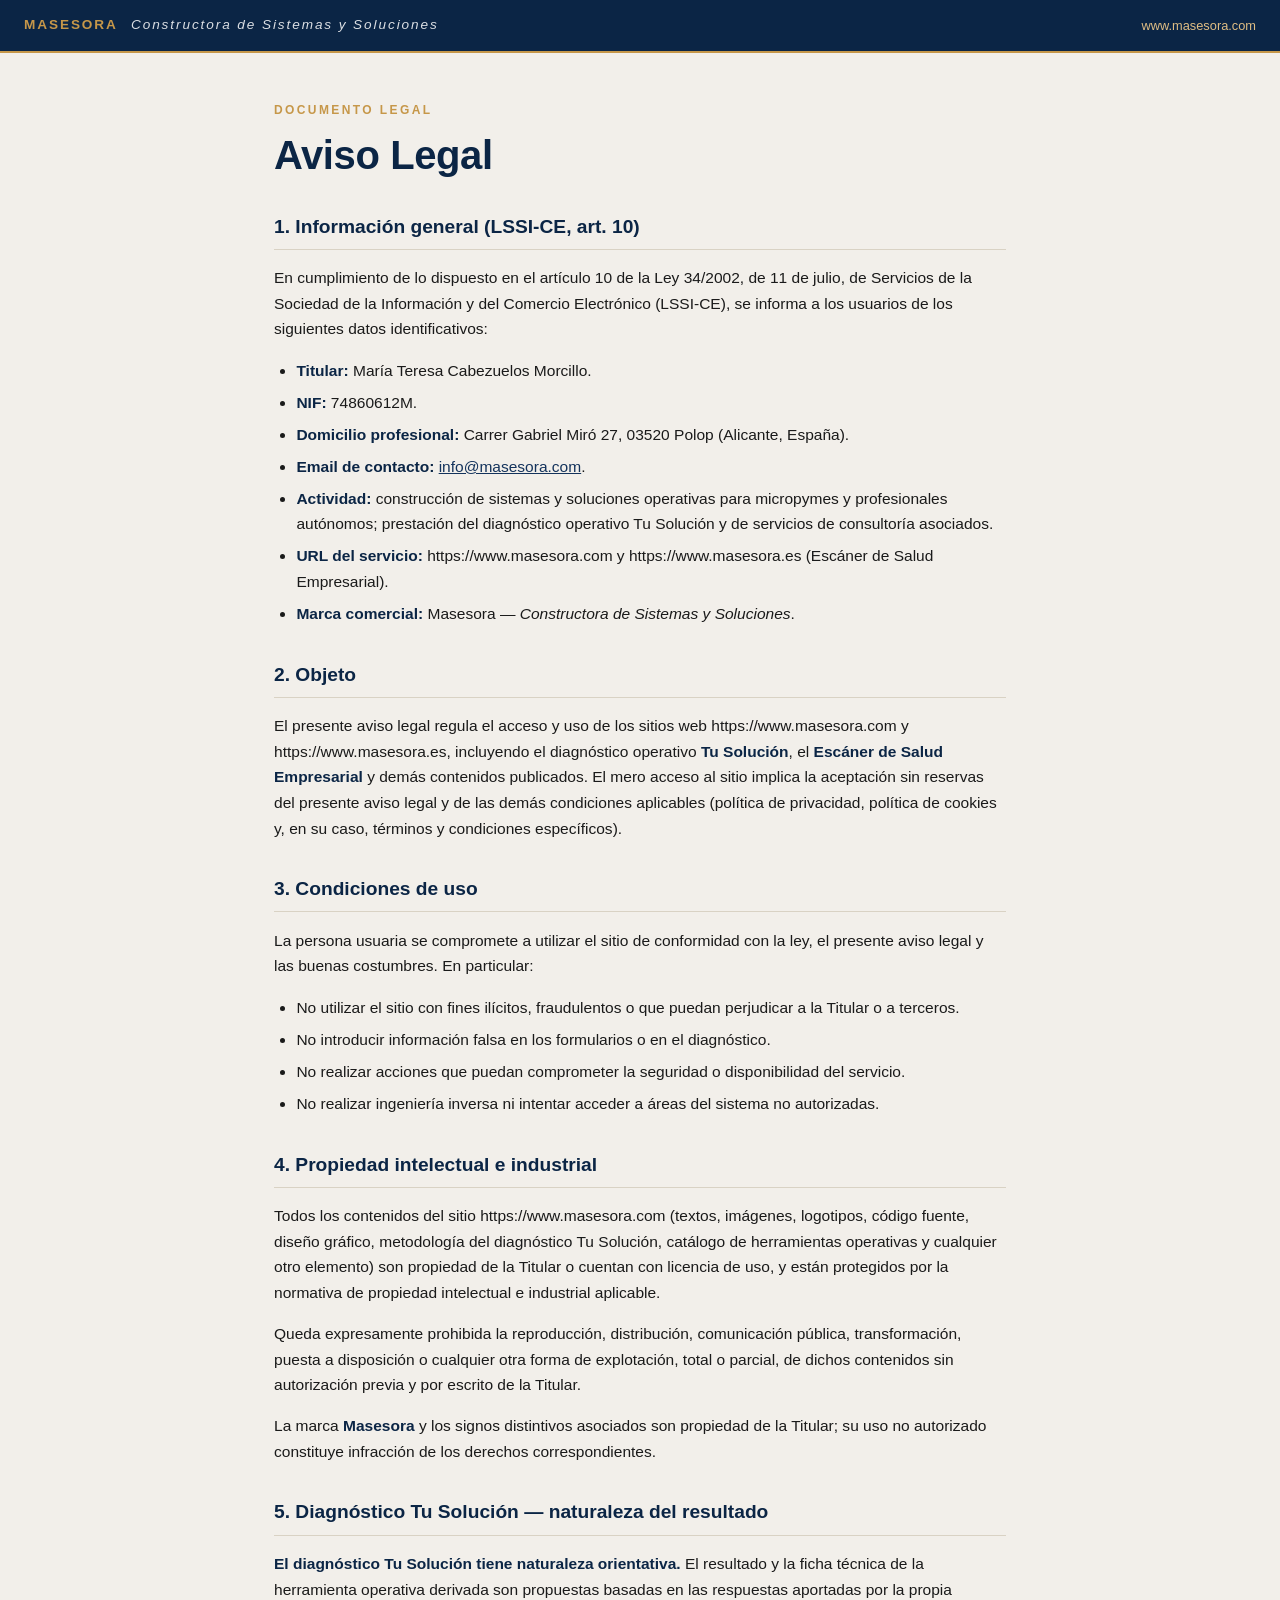
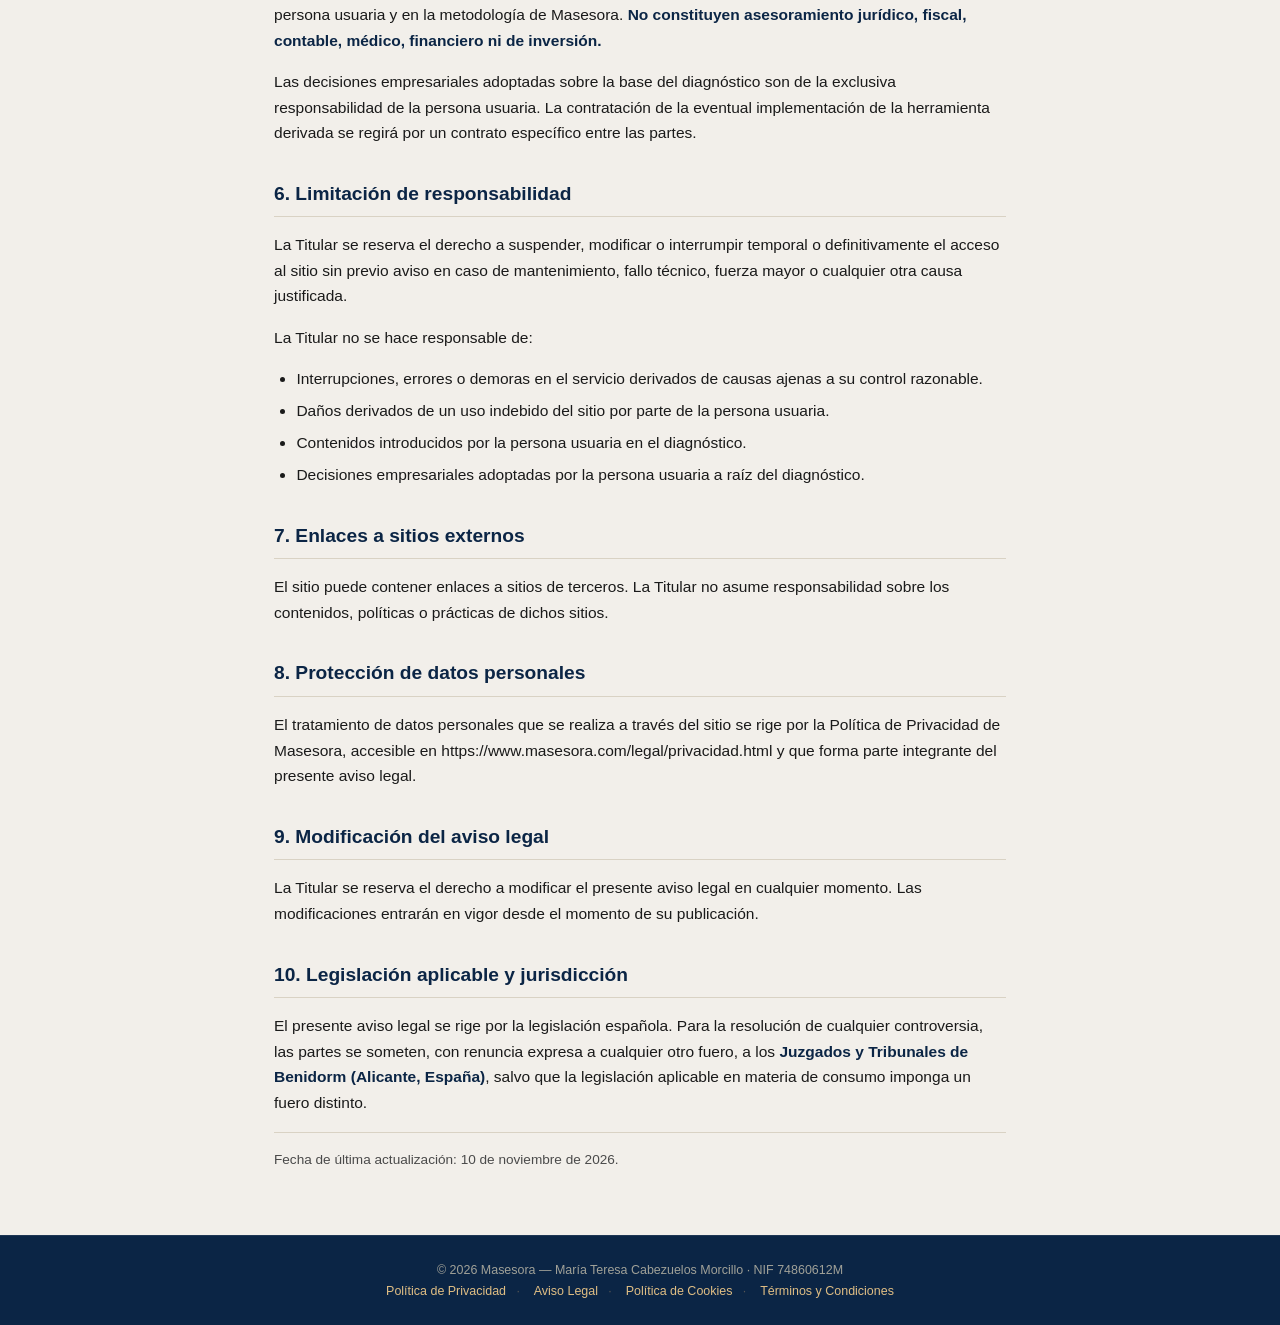
<file: legal/aviso-legal.html>
<!DOCTYPE html>
<html lang="es">
<head>
<meta charset="UTF-8">
<meta name="viewport" content="width=device-width, initial-scale=1.0">
<title>Aviso Legal — Masesora</title>
<meta name="description" content="Aviso Legal de Masesora, del diagnóstico Tu Solución y del Escáner de Salud Empresarial.">
<style>
:root{--navy:#0B2545;--navy-soft:#14335C;--gold:#C69749;--gold-soft:#E0BE84;--cream:#F2EFEA;--cream-soft:#FAF7F2;--line:#D9D2C4;--text:#1A1A1A;--muted:#4A4A4A;--white:#FFFFFF}
*,*::before,*::after{box-sizing:border-box}
html,body{margin:0;padding:0}
body{font-family:-apple-system,BlinkMacSystemFont,"Segoe UI",Roboto,"Helvetica Neue",Arial,sans-serif;color:var(--text);background:var(--cream);line-height:1.65;-webkit-font-smoothing:antialiased}
.topbar{background:var(--navy);color:var(--white);padding:.9rem 1.5rem;display:flex;justify-content:space-between;align-items:center;border-bottom:2px solid var(--gold)}
.topbar .brand{font-weight:700;letter-spacing:0.14em;font-size:.85rem;color:var(--gold)}
.topbar .brand span{color:var(--white);font-weight:400;font-style:italic;margin-left:.5rem;opacity:.85}
.topbar a{color:var(--gold-soft);text-decoration:none;font-size:.8rem}
.container{max-width:780px;margin:0 auto;padding:3rem 1.5rem 4rem}
h1{font-size:clamp(1.8rem,4vw,2.5rem);color:var(--navy);letter-spacing:-0.01em;line-height:1.2;margin:0 0 .5rem}
h2{font-size:1.2rem;color:var(--navy);margin:2rem 0 .75rem;padding-bottom:.4rem;border-bottom:1px solid var(--line)}
p,li{color:var(--text);font-size:.97rem}
ul,ol{padding-left:1.4rem}
li{margin-bottom:.4rem}
strong{color:var(--navy)}
a{color:var(--navy-soft)}
.eyebrow{color:var(--gold);letter-spacing:.2em;font-size:.75rem;font-weight:700;text-transform:uppercase;margin-bottom:.6rem}
.draft-banner{background:#FDF3E0;border-left:3px solid var(--gold);padding:1rem 1.25rem;margin:1.5rem 0 2rem;font-size:.88rem;color:var(--text);border-radius:0 2px 2px 0}
.draft-banner strong{display:block;margin-bottom:.3rem;letter-spacing:.05em;text-transform:uppercase;font-size:.75rem;color:var(--gold)}
.meta{color:var(--muted);font-size:.85rem;margin:1rem 0 0;padding-top:1rem;border-top:1px solid var(--line)}
.legal-footer{background:var(--navy);color:#A0A198;padding:1.5rem;text-align:center;font-size:.78rem;border-top:1px solid rgba(255,255,255,.08)}
.legal-footer a{color:var(--gold-soft);text-decoration:none;margin:0 .5rem}
.legal-footer a:hover{color:var(--gold)}
.legal-footer .sep{color:#555;margin:0 .15rem}
@media(max-width:640px){.container{padding:2rem 1rem 3rem}h2{font-size:1.1rem}}
</style>
<link rel="icon" type="image/svg+xml" href="favicon.svg"/>
<meta name="theme-color" content="#0B2545"/>
</head>
<body>
<div class="topbar">
  <div class="brand">MASESORA <span>Constructora de Sistemas y Soluciones</span></div>
  <a href="/">www.masesora.com</a>
</div>
<main class="container">
  <div class="eyebrow">Documento legal</div>
  <h1>Aviso Legal</h1>

  <h2>1. Información general (LSSI-CE, art. 10)</h2>
  <p>En cumplimiento de lo dispuesto en el artículo 10 de la Ley 34/2002, de 11 de julio, de Servicios de la Sociedad de la Información y del Comercio Electrónico (LSSI-CE), se informa a los usuarios de los siguientes datos identificativos:</p>
  <ul>
    <li><strong>Titular:</strong> María Teresa Cabezuelos Morcillo.</li>
    <li><strong>NIF:</strong> 74860612M.</li>
    <li><strong>Domicilio profesional:</strong> Carrer Gabriel Miró 27, 03520 Polop (Alicante, España).</li>
    <li><strong>Email de contacto:</strong> <a href="mailto:info@masesora.com">info@masesora.com</a>.</li>
    <li><strong>Actividad:</strong> construcción de sistemas y soluciones operativas para micropymes y profesionales autónomos; prestación del diagnóstico operativo Tu Solución y de servicios de consultoría asociados.</li>
    <li><strong>URL del servicio:</strong> https://www.masesora.com y https://www.masesora.es (Escáner de Salud Empresarial).</li>
    <li><strong>Marca comercial:</strong> Masesora — <em>Constructora de Sistemas y Soluciones</em>.</li>
  </ul>
  <h2>2. Objeto</h2>
  <p>El presente aviso legal regula el acceso y uso de los sitios web https://www.masesora.com y https://www.masesora.es, incluyendo el diagnóstico operativo <strong>Tu Solución</strong>, el <strong>Escáner de Salud Empresarial</strong> y demás contenidos publicados. El mero acceso al sitio implica la aceptación sin reservas del presente aviso legal y de las demás condiciones aplicables (política de privacidad, política de cookies y, en su caso, términos y condiciones específicos).</p>
  <h2>3. Condiciones de uso</h2>
  <p>La persona usuaria se compromete a utilizar el sitio de conformidad con la ley, el presente aviso legal y las buenas costumbres. En particular:</p>
  <ul>
    <li>No utilizar el sitio con fines ilícitos, fraudulentos o que puedan perjudicar a la Titular o a terceros.</li>
    <li>No introducir información falsa en los formularios o en el diagnóstico.</li>
    <li>No realizar acciones que puedan comprometer la seguridad o disponibilidad del servicio.</li>
    <li>No realizar ingeniería inversa ni intentar acceder a áreas del sistema no autorizadas.</li>
  </ul>
  <h2>4. Propiedad intelectual e industrial</h2>
  <p>Todos los contenidos del sitio https://www.masesora.com (textos, imágenes, logotipos, código fuente, diseño gráfico, metodología del diagnóstico Tu Solución, catálogo de herramientas operativas y cualquier otro elemento) son propiedad de la Titular o cuentan con licencia de uso, y están protegidos por la normativa de propiedad intelectual e industrial aplicable.</p>
  <p>Queda expresamente prohibida la reproducción, distribución, comunicación pública, transformación, puesta a disposición o cualquier otra forma de explotación, total o parcial, de dichos contenidos sin autorización previa y por escrito de la Titular.</p>
  <p>La marca <strong>Masesora</strong> y los signos distintivos asociados son propiedad de la Titular; su uso no autorizado constituye infracción de los derechos correspondientes.</p>
  <h2>5. Diagnóstico Tu Solución — naturaleza del resultado</h2>
  <p><strong>El diagnóstico Tu Solución tiene naturaleza orientativa.</strong> El resultado y la ficha técnica de la herramienta operativa derivada son propuestas basadas en las respuestas aportadas por la propia persona usuaria y en la metodología de Masesora. <strong>No constituyen asesoramiento jurídico, fiscal, contable, médico, financiero ni de inversión.</strong></p>
  <p>Las decisiones empresariales adoptadas sobre la base del diagnóstico son de la exclusiva responsabilidad de la persona usuaria. La contratación de la eventual implementación de la herramienta derivada se regirá por un contrato específico entre las partes.</p>
  <h2>6. Limitación de responsabilidad</h2>
  <p>La Titular se reserva el derecho a suspender, modificar o interrumpir temporal o definitivamente el acceso al sitio sin previo aviso en caso de mantenimiento, fallo técnico, fuerza mayor o cualquier otra causa justificada.</p>
  <p>La Titular no se hace responsable de:</p>
  <ul>
    <li>Interrupciones, errores o demoras en el servicio derivados de causas ajenas a su control razonable.</li>
    <li>Daños derivados de un uso indebido del sitio por parte de la persona usuaria.</li>
    <li>Contenidos introducidos por la persona usuaria en el diagnóstico.</li>
    <li>Decisiones empresariales adoptadas por la persona usuaria a raíz del diagnóstico.</li>
  </ul>
  <h2>7. Enlaces a sitios externos</h2>
  <p>El sitio puede contener enlaces a sitios de terceros. La Titular no asume responsabilidad sobre los contenidos, políticas o prácticas de dichos sitios.</p>
  <h2>8. Protección de datos personales</h2>
  <p>El tratamiento de datos personales que se realiza a través del sitio se rige por la Política de Privacidad de Masesora, accesible en https://www.masesora.com/legal/privacidad.html y que forma parte integrante del presente aviso legal.</p>
  <h2>9. Modificación del aviso legal</h2>
  <p>La Titular se reserva el derecho a modificar el presente aviso legal en cualquier momento. Las modificaciones entrarán en vigor desde el momento de su publicación.</p>
  <h2>10. Legislación aplicable y jurisdicción</h2>
  <p>El presente aviso legal se rige por la legislación española. Para la resolución de cualquier controversia, las partes se someten, con renuncia expresa a cualquier otro fuero, a los <strong>Juzgados y Tribunales de Benidorm (Alicante, España)</strong>, salvo que la legislación aplicable en materia de consumo imponga un fuero distinto.</p>

  <p class="meta">Fecha de última actualización: 10 de noviembre de 2026.</p>
</main>
<footer class="legal-footer">
  © 2026 Masesora — María Teresa Cabezuelos Morcillo · NIF 74860612M
  <br>
  <a href="/legal/privacidad.html">Política de Privacidad</a><span class="sep">·</span>
  <a href="/legal/aviso-legal.html">Aviso Legal</a><span class="sep">·</span>
  <a href="/legal/cookies.html">Política de Cookies</a><span class="sep">·</span>
  <a href="/legal/terminos.html">Términos y Condiciones</a>
</footer>
</body>
</html>
</file>
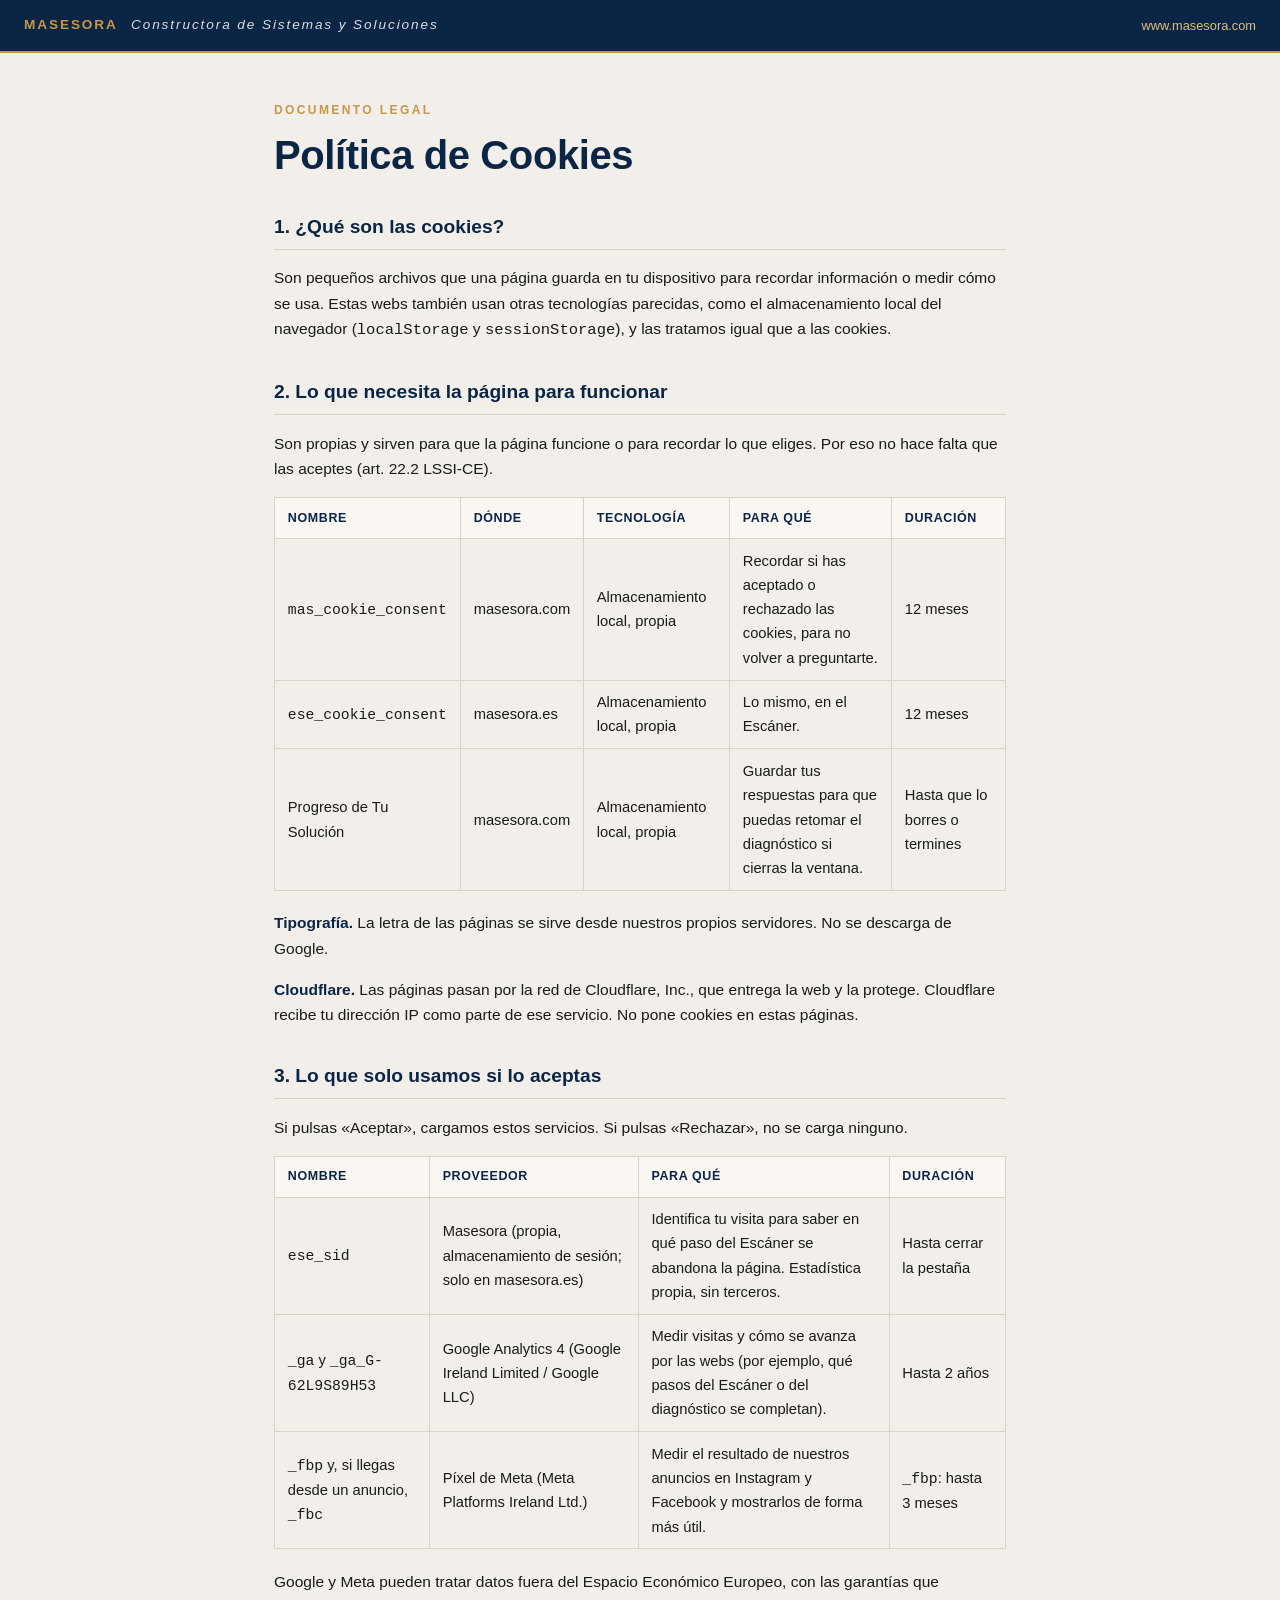
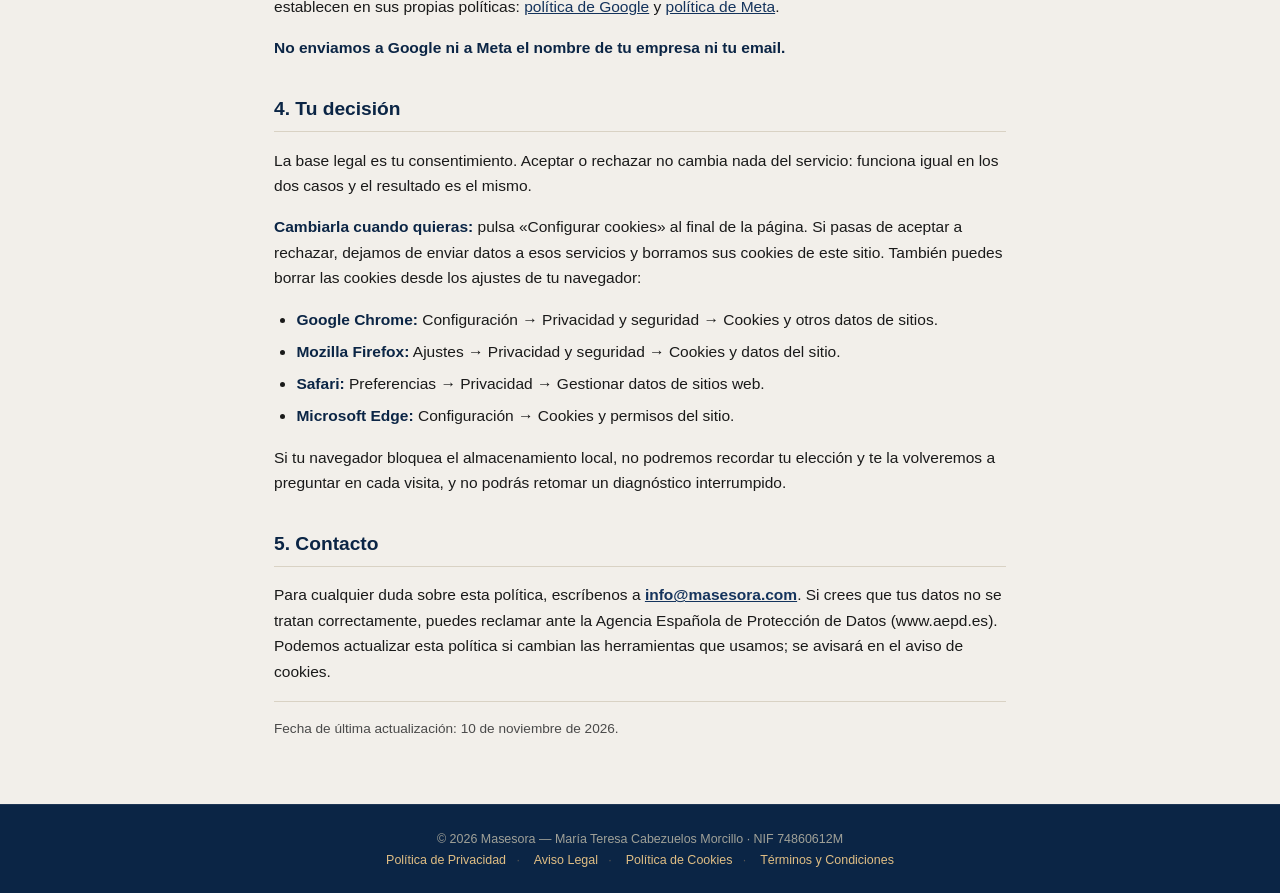
<file: legal/cookies.html>
<!DOCTYPE html>
<html lang="es">
<head>
<meta charset="UTF-8">
<meta name="viewport" content="width=device-width, initial-scale=1.0">
<title>Política de Cookies — Masesora</title>
<meta name="description" content="Política de Cookies de Masesora: qué usamos, qué solo si aceptas, y cómo cambiarlo.">
<style>
:root{--navy:#0B2545;--navy-soft:#14335C;--gold:#C69749;--gold-soft:#E0BE84;--cream:#F2EFEA;--cream-soft:#FAF7F2;--line:#D9D2C4;--text:#1A1A1A;--muted:#4A4A4A;--white:#FFFFFF}
*,*::before,*::after{box-sizing:border-box}
html,body{margin:0;padding:0}
body{font-family:-apple-system,BlinkMacSystemFont,"Segoe UI",Roboto,"Helvetica Neue",Arial,sans-serif;color:var(--text);background:var(--cream);line-height:1.65;-webkit-font-smoothing:antialiased}
.topbar{background:var(--navy);color:var(--white);padding:.9rem 1.5rem;display:flex;justify-content:space-between;align-items:center;border-bottom:2px solid var(--gold)}
.topbar .brand{font-weight:700;letter-spacing:0.14em;font-size:.85rem;color:var(--gold)}
.topbar .brand span{color:var(--white);font-weight:400;font-style:italic;margin-left:.5rem;opacity:.85}
.topbar a{color:var(--gold-soft);text-decoration:none;font-size:.8rem}
.container{max-width:780px;margin:0 auto;padding:3rem 1.5rem 4rem}
h1{font-size:clamp(1.8rem,4vw,2.5rem);color:var(--navy);letter-spacing:-0.01em;line-height:1.2;margin:0 0 .5rem}
h2{font-size:1.2rem;color:var(--navy);margin:2rem 0 .75rem;padding-bottom:.4rem;border-bottom:1px solid var(--line)}
p,li{color:var(--text);font-size:.97rem}
ul,ol{padding-left:1.4rem}
li{margin-bottom:.4rem}
strong{color:var(--navy)}
a{color:var(--navy-soft)}
.eyebrow{color:var(--gold);letter-spacing:.2em;font-size:.75rem;font-weight:700;text-transform:uppercase;margin-bottom:.6rem}
.draft-banner{background:#FDF3E0;border-left:3px solid var(--gold);padding:1rem 1.25rem;margin:1.5rem 0 2rem;font-size:.88rem;color:var(--text);border-radius:0 2px 2px 0}
.draft-banner strong{display:block;margin-bottom:.3rem;letter-spacing:.05em;text-transform:uppercase;font-size:.75rem;color:var(--gold)}
.meta{color:var(--muted);font-size:.85rem;margin:1rem 0 0;padding-top:1rem;border-top:1px solid var(--line)}
table{width:100%;border-collapse:collapse;margin:.6rem 0 1.2rem;font-size:.92rem}
th,td{padding:.6rem .8rem;text-align:left;border:1px solid var(--line)}
th{background:var(--cream-soft);color:var(--navy);font-size:.78rem;text-transform:uppercase;letter-spacing:.05em;font-weight:700}
.legal-footer{background:var(--navy);color:#A0A198;padding:1.5rem;text-align:center;font-size:.78rem;border-top:1px solid rgba(255,255,255,.08)}
.legal-footer a{color:var(--gold-soft);text-decoration:none;margin:0 .5rem}
.legal-footer a:hover{color:var(--gold)}
.legal-footer .sep{color:#555;margin:0 .15rem}
@media(max-width:640px){.container{padding:2rem 1rem 3rem}h2{font-size:1.1rem}table{font-size:.82rem}th,td{padding:.4rem .5rem}}
</style>
<link rel="icon" type="image/svg+xml" href="favicon.svg"/>
<meta name="theme-color" content="#0B2545"/>
</head>
<body>
<div class="topbar">
  <div class="brand">MASESORA <span>Constructora de Sistemas y Soluciones</span></div>
  <a href="/">www.masesora.com</a>
</div>
<main class="container">
  <div class="eyebrow">Documento legal</div>
  <h1>Política de Cookies</h1>

  <h2>1. ¿Qué son las cookies?</h2>
  <p>Son pequeños archivos que una página guarda en tu dispositivo para recordar información o medir cómo se usa. Estas webs también usan otras tecnologías parecidas, como el almacenamiento local del navegador (<code>localStorage</code> y <code>sessionStorage</code>), y las tratamos igual que a las cookies.</p>
  <h2>2. Lo que necesita la página para funcionar</h2>
  <p>Son propias y sirven para que la página funcione o para recordar lo que eliges. Por eso no hace falta que las aceptes (art. 22.2 LSSI-CE).</p>
  <table>
    <thead><tr><th>Nombre</th><th>Dónde</th><th>Tecnología</th><th>Para qué</th><th>Duración</th></tr></thead>
    <tbody>
      <tr><td><code>mas_cookie_consent</code></td><td>masesora.com</td><td>Almacenamiento local, propia</td><td>Recordar si has aceptado o rechazado las cookies, para no volver a preguntarte.</td><td>12 meses</td></tr>
      <tr><td><code>ese_cookie_consent</code></td><td>masesora.es</td><td>Almacenamiento local, propia</td><td>Lo mismo, en el Escáner.</td><td>12 meses</td></tr>
      <tr><td>Progreso de Tu Solución</td><td>masesora.com</td><td>Almacenamiento local, propia</td><td>Guardar tus respuestas para que puedas retomar el diagnóstico si cierras la ventana.</td><td>Hasta que lo borres o termines</td></tr>
    </tbody>
  </table>
  <p><strong>Tipografía.</strong> La letra de las páginas se sirve desde nuestros propios servidores. No se descarga de Google.</p>
  <p><strong>Cloudflare.</strong> Las páginas pasan por la red de Cloudflare, Inc., que entrega la web y la protege. Cloudflare recibe tu dirección IP como parte de ese servicio. No pone cookies en estas páginas.</p>
  <h2>3. Lo que solo usamos si lo aceptas</h2>
  <p>Si pulsas «Aceptar», cargamos estos servicios. Si pulsas «Rechazar», no se carga ninguno.</p>
  <table>
    <thead><tr><th>Nombre</th><th>Proveedor</th><th>Para qué</th><th>Duración</th></tr></thead>
    <tbody>
      <tr><td><code>ese_sid</code></td><td>Masesora (propia, almacenamiento de sesión; solo en masesora.es)</td><td>Identifica tu visita para saber en qué paso del Escáner se abandona la página. Estadística propia, sin terceros.</td><td>Hasta cerrar la pestaña</td></tr>
      <tr><td><code>_ga</code> y <code>_ga_G-62L9S89H53</code></td><td>Google Analytics 4 (Google Ireland Limited / Google LLC)</td><td>Medir visitas y cómo se avanza por las webs (por ejemplo, qué pasos del Escáner o del diagnóstico se completan).</td><td>Hasta 2 años</td></tr>
      <tr><td><code>_fbp</code> y, si llegas desde un anuncio, <code>_fbc</code></td><td>Píxel de Meta (Meta Platforms Ireland Ltd.)</td><td>Medir el resultado de nuestros anuncios en Instagram y Facebook y mostrarlos de forma más útil.</td><td><code>_fbp</code>: hasta 3 meses</td></tr>
    </tbody>
  </table>
  <p>Google y Meta pueden tratar datos fuera del Espacio Económico Europeo, con las garantías que establecen en sus propias políticas: <a href="https://policies.google.com/privacy" target="_blank" rel="noopener">política de Google</a> y <a href="https://www.facebook.com/privacy/policy" target="_blank" rel="noopener">política de Meta</a>.</p>
  <p><strong>No enviamos a Google ni a Meta el nombre de tu empresa ni tu email.</strong></p>
  <h2>4. Tu decisión</h2>
  <p>La base legal es tu consentimiento. Aceptar o rechazar no cambia nada del servicio: funciona igual en los dos casos y el resultado es el mismo.</p>
  <p><strong>Cambiarla cuando quieras:</strong> pulsa «Configurar cookies» al final de la página. Si pasas de aceptar a rechazar, dejamos de enviar datos a esos servicios y borramos sus cookies de este sitio. También puedes borrar las cookies desde los ajustes de tu navegador:</p>
  <ul>
    <li><strong>Google Chrome:</strong> Configuración → Privacidad y seguridad → Cookies y otros datos de sitios.</li>
    <li><strong>Mozilla Firefox:</strong> Ajustes → Privacidad y seguridad → Cookies y datos del sitio.</li>
    <li><strong>Safari:</strong> Preferencias → Privacidad → Gestionar datos de sitios web.</li>
    <li><strong>Microsoft Edge:</strong> Configuración → Cookies y permisos del sitio.</li>
  </ul>
  <p>Si tu navegador bloquea el almacenamiento local, no podremos recordar tu elección y te la volveremos a preguntar en cada visita, y no podrás retomar un diagnóstico interrumpido.</p>
  <h2>5. Contacto</h2>
  <p>Para cualquier duda sobre esta política, escríbenos a <strong><a href="mailto:info@masesora.com">info@masesora.com</a></strong>. Si crees que tus datos no se tratan correctamente, puedes reclamar ante la Agencia Española de Protección de Datos (www.aepd.es). Podemos actualizar esta política si cambian las herramientas que usamos; se avisará en el aviso de cookies.</p>

  <p class="meta">Fecha de última actualización: 10 de noviembre de 2026.</p>
</main>
<footer class="legal-footer">
  © 2026 Masesora — María Teresa Cabezuelos Morcillo · NIF 74860612M
  <br>
  <a href="/legal/privacidad.html">Política de Privacidad</a><span class="sep">·</span>
  <a href="/legal/aviso-legal.html">Aviso Legal</a><span class="sep">·</span>
  <a href="/legal/cookies.html">Política de Cookies</a><span class="sep">·</span>
  <a href="/legal/terminos.html">Términos y Condiciones</a>
</footer>
</body>
</html>
</file>
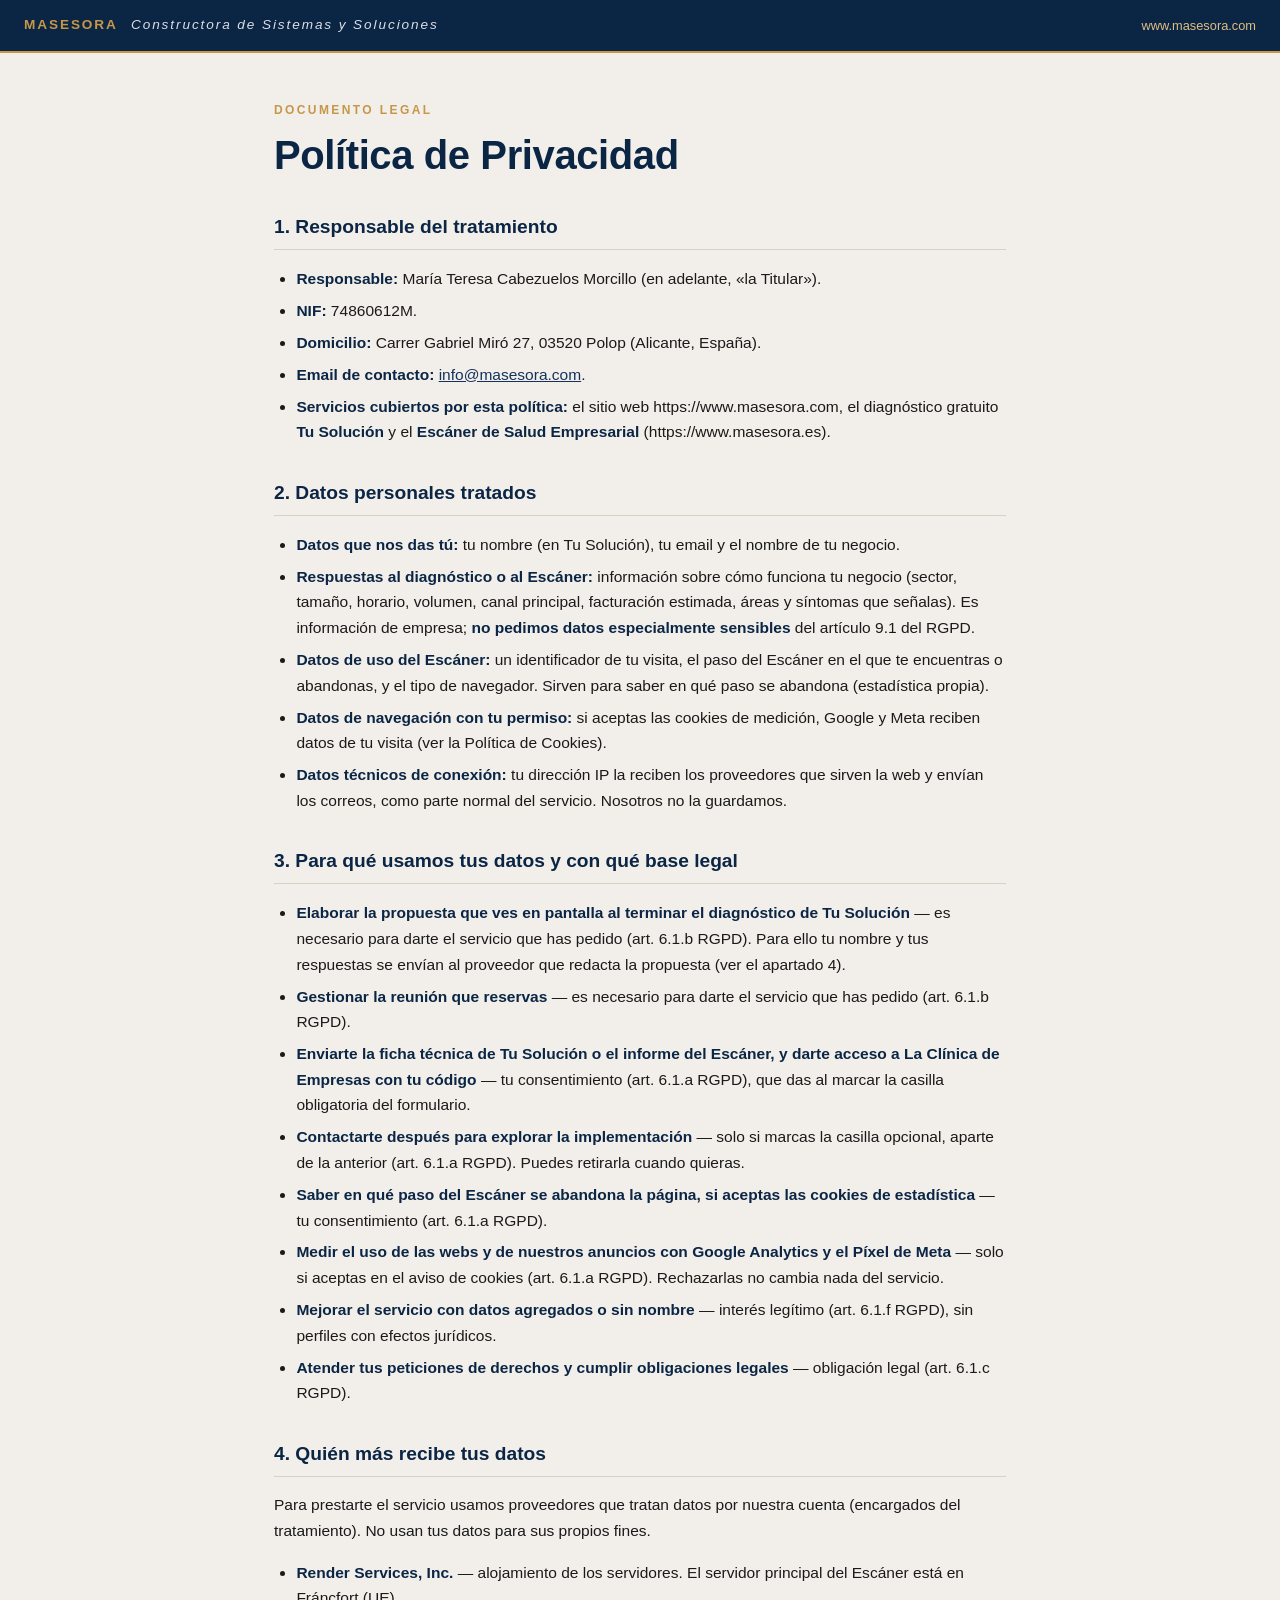
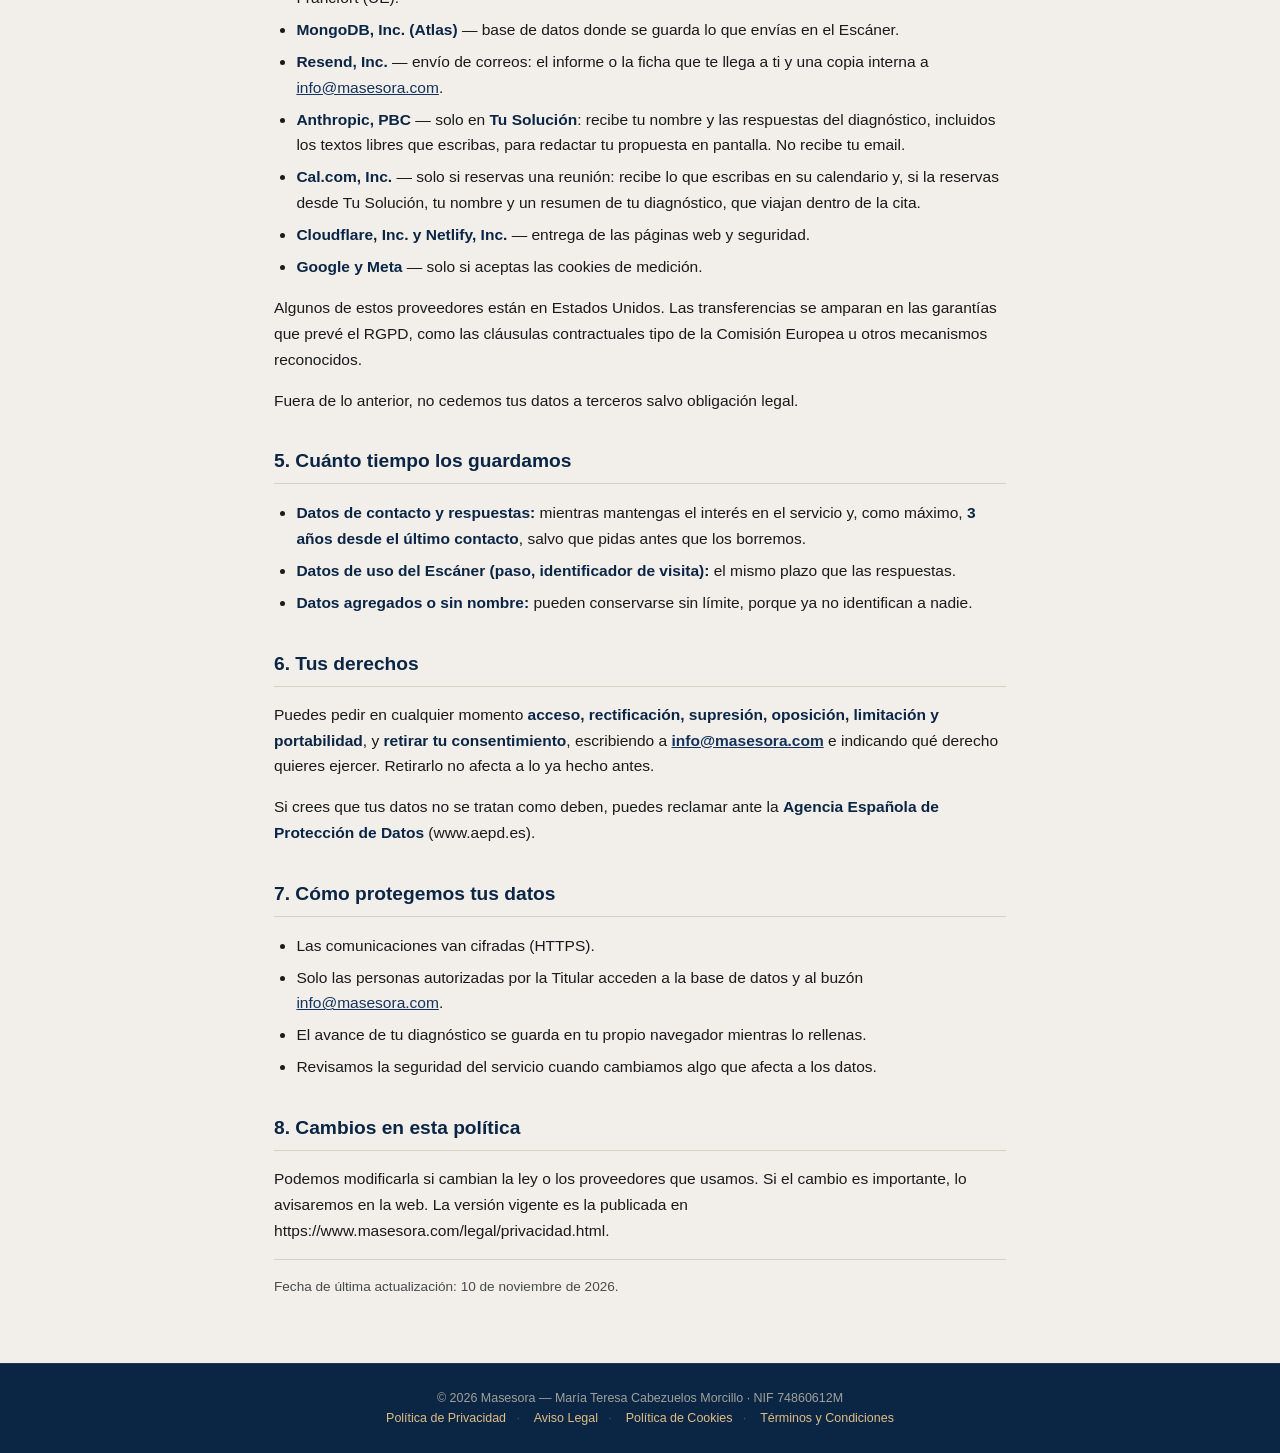
<file: legal/privacidad.html>
<!DOCTYPE html>
<html lang="es">
<head>
<meta charset="UTF-8">
<meta name="viewport" content="width=device-width, initial-scale=1.0">
<title>Política de Privacidad — Masesora</title>
<meta name="description" content="Política de Privacidad de Masesora, del diagnóstico Tu Solución y del Escáner de Salud Empresarial.">
<style>
:root{--navy:#0B2545;--navy-soft:#14335C;--gold:#C69749;--gold-soft:#E0BE84;--cream:#F2EFEA;--cream-soft:#FAF7F2;--line:#D9D2C4;--text:#1A1A1A;--muted:#4A4A4A;--white:#FFFFFF}
*,*::before,*::after{box-sizing:border-box}
html,body{margin:0;padding:0}
body{font-family:-apple-system,BlinkMacSystemFont,"Segoe UI",Roboto,"Helvetica Neue",Arial,sans-serif;color:var(--text);background:var(--cream);line-height:1.65;-webkit-font-smoothing:antialiased}
.topbar{background:var(--navy);color:var(--white);padding:.9rem 1.5rem;display:flex;justify-content:space-between;align-items:center;border-bottom:2px solid var(--gold)}
.topbar .brand{font-weight:700;letter-spacing:0.14em;font-size:.85rem;color:var(--gold)}
.topbar .brand span{color:var(--white);font-weight:400;font-style:italic;margin-left:.5rem;opacity:.85}
.topbar a{color:var(--gold-soft);text-decoration:none;font-size:.8rem}
.container{max-width:780px;margin:0 auto;padding:3rem 1.5rem 4rem}
h1{font-size:clamp(1.8rem,4vw,2.5rem);color:var(--navy);letter-spacing:-0.01em;line-height:1.2;margin:0 0 .5rem}
h2{font-size:1.2rem;color:var(--navy);margin:2rem 0 .75rem;padding-bottom:.4rem;border-bottom:1px solid var(--line)}
h3{font-size:1rem;color:var(--navy);margin:1.5rem 0 .5rem}
p,li{color:var(--text);font-size:.97rem}
ul,ol{padding-left:1.4rem}
li{margin-bottom:.4rem}
strong{color:var(--navy)}
a{color:var(--navy-soft)}
.eyebrow{color:var(--gold);letter-spacing:.2em;font-size:.75rem;font-weight:700;text-transform:uppercase;margin-bottom:.6rem}
.draft-banner{background:#FDF3E0;border-left:3px solid var(--gold);padding:1rem 1.25rem;margin:1.5rem 0 2rem;font-size:.88rem;color:var(--text);border-radius:0 2px 2px 0}
.draft-banner strong{display:block;margin-bottom:.3rem;letter-spacing:.05em;text-transform:uppercase;font-size:.75rem;color:var(--gold)}
.meta{color:var(--muted);font-size:.85rem;margin:1rem 0 0;padding-top:1rem;border-top:1px solid var(--line)}
.legal-footer{background:var(--navy);color:#A0A198;padding:1.5rem;text-align:center;font-size:.78rem;border-top:1px solid rgba(255,255,255,.08)}
.legal-footer a{color:var(--gold-soft);text-decoration:none;margin:0 .5rem}
.legal-footer a:hover{color:var(--gold)}
.legal-footer .sep{color:#555;margin:0 .15rem}
@media(max-width:640px){.container{padding:2rem 1rem 3rem}h2{font-size:1.1rem}}
</style>
<link rel="icon" type="image/svg+xml" href="favicon.svg"/>
<meta name="theme-color" content="#0B2545"/>
</head>
<body>
<div class="topbar">
  <div class="brand">MASESORA <span>Constructora de Sistemas y Soluciones</span></div>
  <a href="/">www.masesora.com</a>
</div>
<main class="container">
  <div class="eyebrow">Documento legal</div>
  <h1>Política de Privacidad</h1>

  <h2>1. Responsable del tratamiento</h2>
  <ul>
    <li><strong>Responsable:</strong> María Teresa Cabezuelos Morcillo (en adelante, «la Titular»).</li>
    <li><strong>NIF:</strong> 74860612M.</li>
    <li><strong>Domicilio:</strong> Carrer Gabriel Miró 27, 03520 Polop (Alicante, España).</li>
    <li><strong>Email de contacto:</strong> <a href="mailto:info@masesora.com">info@masesora.com</a>.</li>
    <li><strong>Servicios cubiertos por esta política:</strong> el sitio web https://www.masesora.com, el diagnóstico gratuito <strong>Tu Solución</strong> y el <strong>Escáner de Salud Empresarial</strong> (https://www.masesora.es).</li>
  </ul>
  <h2>2. Datos personales tratados</h2>
  <ul>
    <li><strong>Datos que nos das tú:</strong> tu nombre (en Tu Solución), tu email y el nombre de tu negocio.</li>
    <li><strong>Respuestas al diagnóstico o al Escáner:</strong> información sobre cómo funciona tu negocio (sector, tamaño, horario, volumen, canal principal, facturación estimada, áreas y síntomas que señalas). Es información de empresa; <strong>no pedimos datos especialmente sensibles</strong> del artículo 9.1 del RGPD.</li>
    <li><strong>Datos de uso del Escáner:</strong> un identificador de tu visita, el paso del Escáner en el que te encuentras o abandonas, y el tipo de navegador. Sirven para saber en qué paso se abandona (estadística propia).</li>
    <li><strong>Datos de navegación con tu permiso:</strong> si aceptas las cookies de medición, Google y Meta reciben datos de tu visita (ver la Política de Cookies).</li>
    <li><strong>Datos técnicos de conexión:</strong> tu dirección IP la reciben los proveedores que sirven la web y envían los correos, como parte normal del servicio. Nosotros no la guardamos.</li>
  </ul>
  <h2>3. Para qué usamos tus datos y con qué base legal</h2>
  <ul>
    <li><strong>Elaborar la propuesta que ves en pantalla al terminar el diagnóstico de Tu Solución</strong> — es necesario para darte el servicio que has pedido (art. 6.1.b RGPD). Para ello tu nombre y tus respuestas se envían al proveedor que redacta la propuesta (ver el apartado 4).</li>
    <li><strong>Gestionar la reunión que reservas</strong> — es necesario para darte el servicio que has pedido (art. 6.1.b RGPD).</li>
    <li><strong>Enviarte la ficha técnica de Tu Solución o el informe del Escáner, y darte acceso a La Clínica de Empresas con tu código</strong> — tu consentimiento (art. 6.1.a RGPD), que das al marcar la casilla obligatoria del formulario.</li>
    <li><strong>Contactarte después para explorar la implementación</strong> — solo si marcas la casilla opcional, aparte de la anterior (art. 6.1.a RGPD). Puedes retirarla cuando quieras.</li>
    <li><strong>Saber en qué paso del Escáner se abandona la página, si aceptas las cookies de estadística</strong> — tu consentimiento (art. 6.1.a RGPD).</li>
    <li><strong>Medir el uso de las webs y de nuestros anuncios con Google Analytics y el Píxel de Meta</strong> — solo si aceptas en el aviso de cookies (art. 6.1.a RGPD). Rechazarlas no cambia nada del servicio.</li>
    <li><strong>Mejorar el servicio con datos agregados o sin nombre</strong> — interés legítimo (art. 6.1.f RGPD), sin perfiles con efectos jurídicos.</li>
    <li><strong>Atender tus peticiones de derechos y cumplir obligaciones legales</strong> — obligación legal (art. 6.1.c RGPD).</li>
  </ul>
  <h2>4. Quién más recibe tus datos</h2>
  <p>Para prestarte el servicio usamos proveedores que tratan datos por nuestra cuenta (encargados del tratamiento). No usan tus datos para sus propios fines.</p>
  <ul>
    <li><strong>Render Services, Inc.</strong> — alojamiento de los servidores. El servidor principal del Escáner está en Fráncfort (UE).</li>
    <li><strong>MongoDB, Inc. (Atlas)</strong> — base de datos donde se guarda lo que envías en el Escáner.</li>
    <li><strong>Resend, Inc.</strong> — envío de correos: el informe o la ficha que te llega a ti y una copia interna a <a href="mailto:info@masesora.com">info@masesora.com</a>.</li>
    <li><strong>Anthropic, PBC</strong> — solo en <strong>Tu Solución</strong>: recibe tu nombre y las respuestas del diagnóstico, incluidos los textos libres que escribas, para redactar tu propuesta en pantalla. No recibe tu email.</li>
    <li><strong>Cal.com, Inc.</strong> — solo si reservas una reunión: recibe lo que escribas en su calendario y, si la reservas desde Tu Solución, tu nombre y un resumen de tu diagnóstico, que viajan dentro de la cita.</li>
    <li><strong>Cloudflare, Inc. y Netlify, Inc.</strong> — entrega de las páginas web y seguridad.</li>
    <li><strong>Google y Meta</strong> — solo si aceptas las cookies de medición.</li>
  </ul>
  <p>Algunos de estos proveedores están en Estados Unidos. Las transferencias se amparan en las garantías que prevé el RGPD, como las cláusulas contractuales tipo de la Comisión Europea u otros mecanismos reconocidos.</p>
  <p>Fuera de lo anterior, no cedemos tus datos a terceros salvo obligación legal.</p>
  <h2>5. Cuánto tiempo los guardamos</h2>
  <ul>
    <li><strong>Datos de contacto y respuestas:</strong> mientras mantengas el interés en el servicio y, como máximo, <strong>3 años desde el último contacto</strong>, salvo que pidas antes que los borremos.</li>
    <li><strong>Datos de uso del Escáner (paso, identificador de visita):</strong> el mismo plazo que las respuestas.</li>
    <li><strong>Datos agregados o sin nombre:</strong> pueden conservarse sin límite, porque ya no identifican a nadie.</li>
  </ul>
  <h2>6. Tus derechos</h2>
  <p>Puedes pedir en cualquier momento <strong>acceso, rectificación, supresión, oposición, limitación y portabilidad</strong>, y <strong>retirar tu consentimiento</strong>, escribiendo a <strong><a href="mailto:info@masesora.com">info@masesora.com</a></strong> e indicando qué derecho quieres ejercer. Retirarlo no afecta a lo ya hecho antes.</p>
  <p>Si crees que tus datos no se tratan como deben, puedes reclamar ante la <strong>Agencia Española de Protección de Datos</strong> (www.aepd.es).</p>
  <h2>7. Cómo protegemos tus datos</h2>
  <ul>
    <li>Las comunicaciones van cifradas (HTTPS).</li>
    <li>Solo las personas autorizadas por la Titular acceden a la base de datos y al buzón <a href="mailto:info@masesora.com">info@masesora.com</a>.</li>
    <li>El avance de tu diagnóstico se guarda en tu propio navegador mientras lo rellenas.</li>
    <li>Revisamos la seguridad del servicio cuando cambiamos algo que afecta a los datos.</li>
  </ul>
  <h2>8. Cambios en esta política</h2>
  <p>Podemos modificarla si cambian la ley o los proveedores que usamos. Si el cambio es importante, lo avisaremos en la web. La versión vigente es la publicada en https://www.masesora.com/legal/privacidad.html.</p>

  <p class="meta">Fecha de última actualización: 10 de noviembre de 2026.</p>
</main>
<footer class="legal-footer">
  © 2026 Masesora — María Teresa Cabezuelos Morcillo · NIF 74860612M
  <br>
  <a href="/legal/privacidad.html">Política de Privacidad</a><span class="sep">·</span>
  <a href="/legal/aviso-legal.html">Aviso Legal</a><span class="sep">·</span>
  <a href="/legal/cookies.html">Política de Cookies</a><span class="sep">·</span>
  <a href="/legal/terminos.html">Términos y Condiciones</a>
</footer>
</body>
</html>
</file>
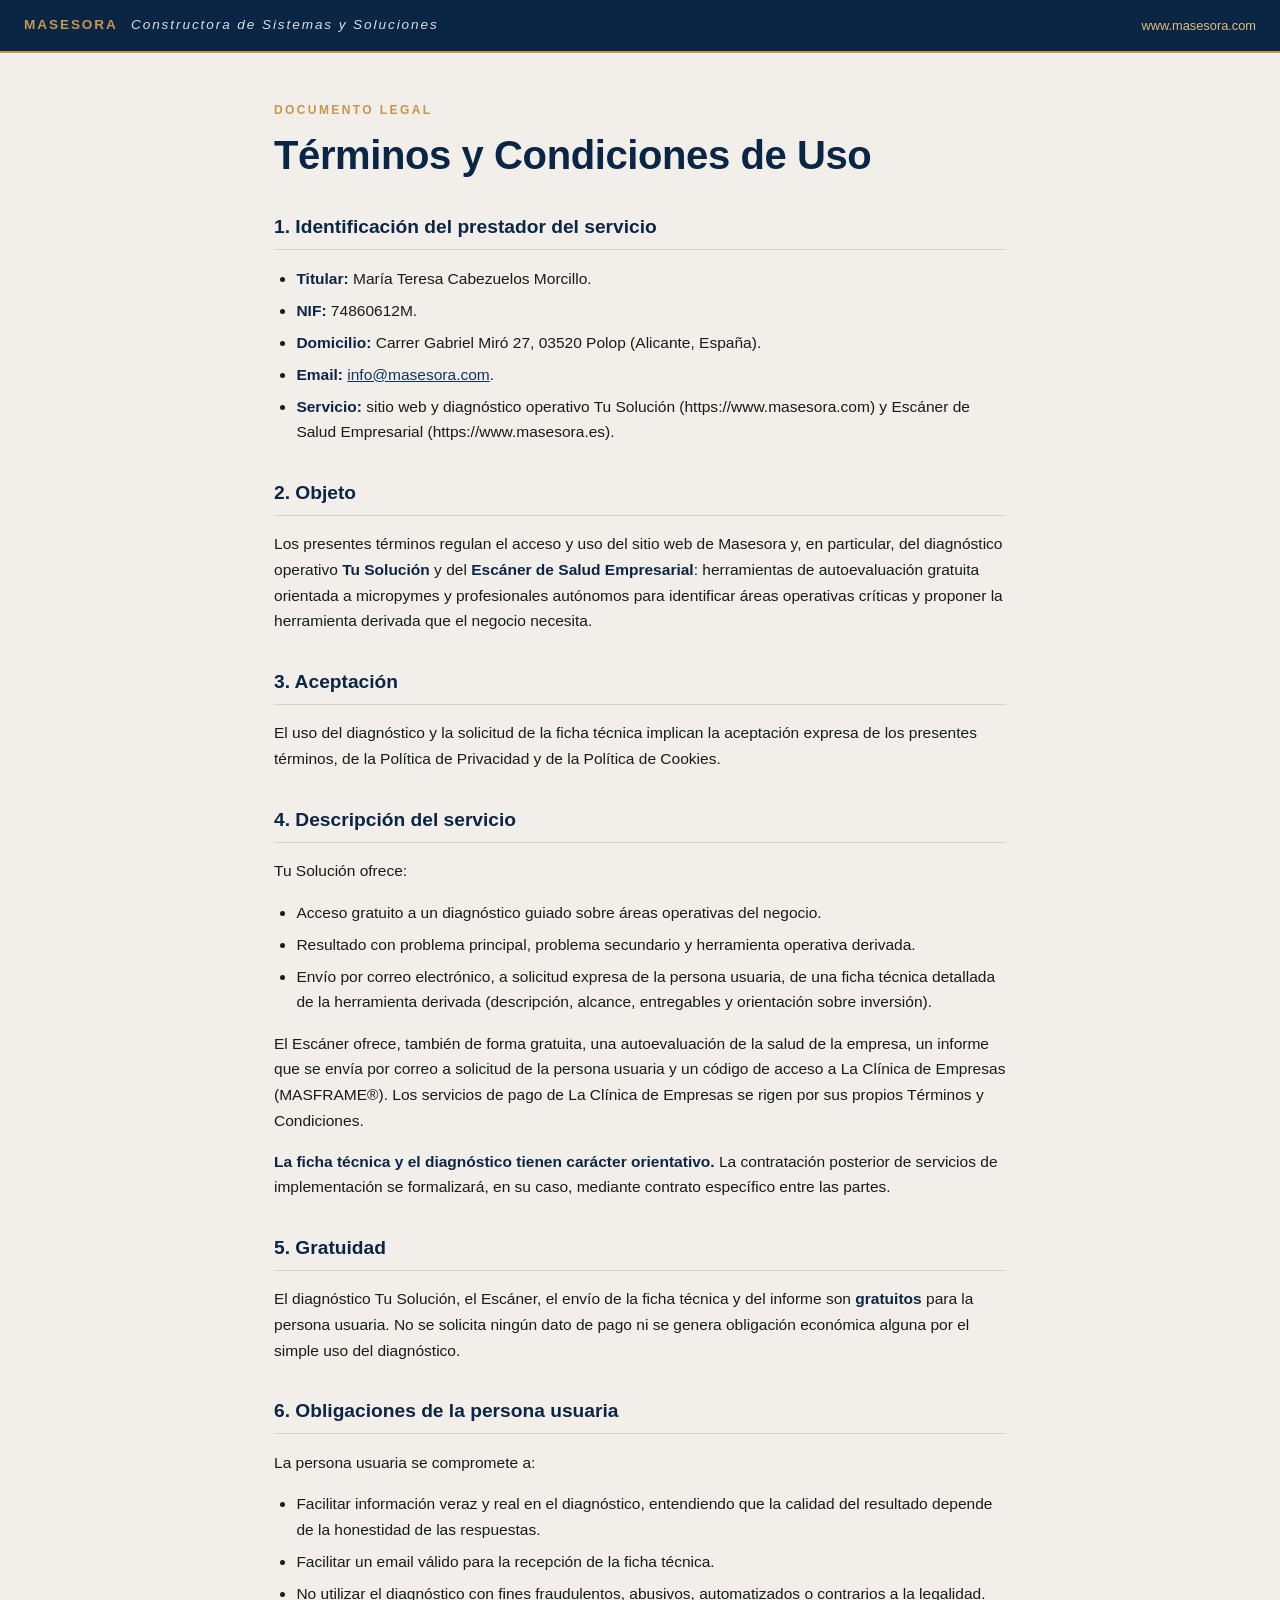
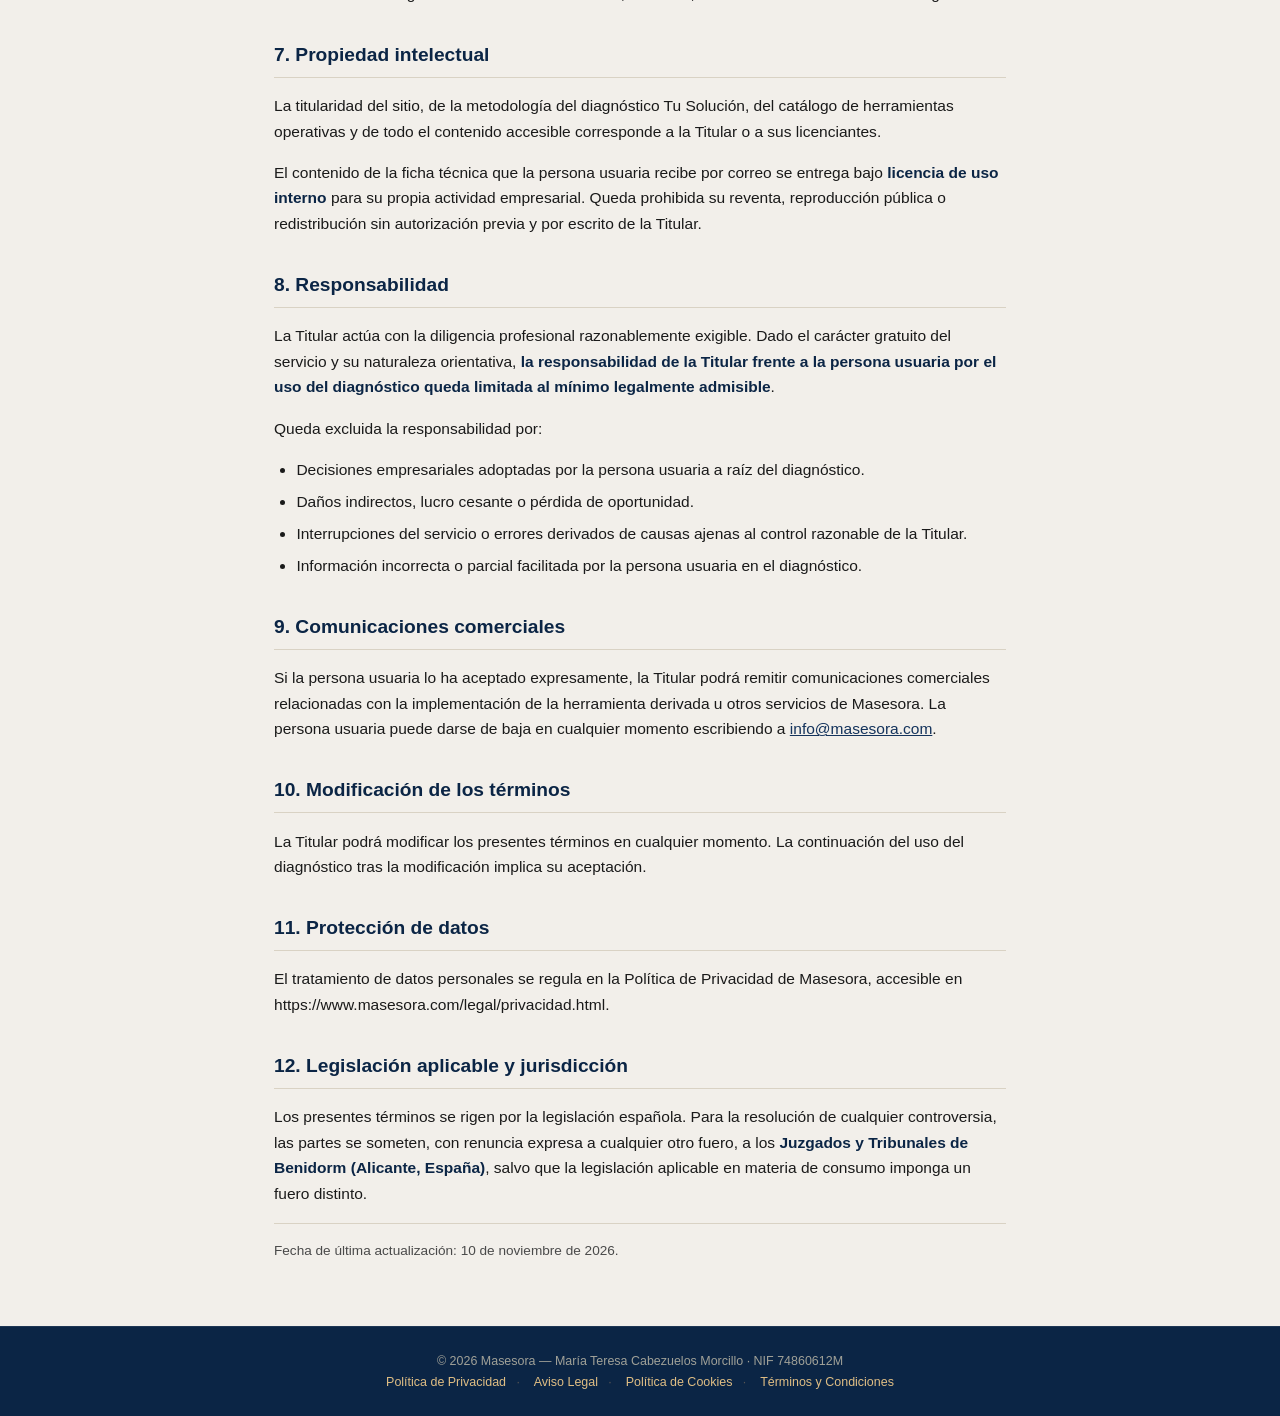
<file: legal/terminos.html>
<!DOCTYPE html>
<html lang="es">
<head>
<meta charset="UTF-8">
<meta name="viewport" content="width=device-width, initial-scale=1.0">
<title>Términos y Condiciones — Masesora</title>
<meta name="description" content="Términos y Condiciones de Masesora, Tu Solución y el Escáner de Salud Empresarial.">
<style>
:root{--navy:#0B2545;--navy-soft:#14335C;--gold:#C69749;--gold-soft:#E0BE84;--cream:#F2EFEA;--cream-soft:#FAF7F2;--line:#D9D2C4;--text:#1A1A1A;--muted:#4A4A4A;--white:#FFFFFF}
*,*::before,*::after{box-sizing:border-box}
html,body{margin:0;padding:0}
body{font-family:-apple-system,BlinkMacSystemFont,"Segoe UI",Roboto,"Helvetica Neue",Arial,sans-serif;color:var(--text);background:var(--cream);line-height:1.65;-webkit-font-smoothing:antialiased}
.topbar{background:var(--navy);color:var(--white);padding:.9rem 1.5rem;display:flex;justify-content:space-between;align-items:center;border-bottom:2px solid var(--gold)}
.topbar .brand{font-weight:700;letter-spacing:0.14em;font-size:.85rem;color:var(--gold)}
.topbar .brand span{color:var(--white);font-weight:400;font-style:italic;margin-left:.5rem;opacity:.85}
.topbar a{color:var(--gold-soft);text-decoration:none;font-size:.8rem}
.container{max-width:780px;margin:0 auto;padding:3rem 1.5rem 4rem}
h1{font-size:clamp(1.8rem,4vw,2.5rem);color:var(--navy);letter-spacing:-0.01em;line-height:1.2;margin:0 0 .5rem}
h2{font-size:1.2rem;color:var(--navy);margin:2rem 0 .75rem;padding-bottom:.4rem;border-bottom:1px solid var(--line)}
p,li{color:var(--text);font-size:.97rem}
ul,ol{padding-left:1.4rem}
li{margin-bottom:.4rem}
strong{color:var(--navy)}
a{color:var(--navy-soft)}
.eyebrow{color:var(--gold);letter-spacing:.2em;font-size:.75rem;font-weight:700;text-transform:uppercase;margin-bottom:.6rem}
.draft-banner{background:#FDF3E0;border-left:3px solid var(--gold);padding:1rem 1.25rem;margin:1.5rem 0 2rem;font-size:.88rem;color:var(--text);border-radius:0 2px 2px 0}
.draft-banner strong{display:block;margin-bottom:.3rem;letter-spacing:.05em;text-transform:uppercase;font-size:.75rem;color:var(--gold)}
.meta{color:var(--muted);font-size:.85rem;margin:1rem 0 0;padding-top:1rem;border-top:1px solid var(--line)}
.legal-footer{background:var(--navy);color:#A0A198;padding:1.5rem;text-align:center;font-size:.78rem;border-top:1px solid rgba(255,255,255,.08)}
.legal-footer a{color:var(--gold-soft);text-decoration:none;margin:0 .5rem}
.legal-footer a:hover{color:var(--gold)}
.legal-footer .sep{color:#555;margin:0 .15rem}
@media(max-width:640px){.container{padding:2rem 1rem 3rem}h2{font-size:1.1rem}}
</style>
<link rel="icon" type="image/svg+xml" href="favicon.svg"/>
<meta name="theme-color" content="#0B2545"/>
</head>
<body>
<div class="topbar">
  <div class="brand">MASESORA <span>Constructora de Sistemas y Soluciones</span></div>
  <a href="/">www.masesora.com</a>
</div>
<main class="container">
  <div class="eyebrow">Documento legal</div>
  <h1>Términos y Condiciones de Uso</h1>

  <h2>1. Identificación del prestador del servicio</h2>
  <ul>
    <li><strong>Titular:</strong> María Teresa Cabezuelos Morcillo.</li>
    <li><strong>NIF:</strong> 74860612M.</li>
    <li><strong>Domicilio:</strong> Carrer Gabriel Miró 27, 03520 Polop (Alicante, España).</li>
    <li><strong>Email:</strong> <a href="mailto:info@masesora.com">info@masesora.com</a>.</li>
    <li><strong>Servicio:</strong> sitio web y diagnóstico operativo Tu Solución (https://www.masesora.com) y Escáner de Salud Empresarial (https://www.masesora.es).</li>
  </ul>
  <h2>2. Objeto</h2>
  <p>Los presentes términos regulan el acceso y uso del sitio web de Masesora y, en particular, del diagnóstico operativo <strong>Tu Solución</strong> y del <strong>Escáner de Salud Empresarial</strong>: herramientas de autoevaluación gratuita orientada a micropymes y profesionales autónomos para identificar áreas operativas críticas y proponer la herramienta derivada que el negocio necesita.</p>
  <h2>3. Aceptación</h2>
  <p>El uso del diagnóstico y la solicitud de la ficha técnica implican la aceptación expresa de los presentes términos, de la Política de Privacidad y de la Política de Cookies.</p>
  <h2>4. Descripción del servicio</h2>
  <p>Tu Solución ofrece:</p>
  <ul>
    <li>Acceso gratuito a un diagnóstico guiado sobre áreas operativas del negocio.</li>
    <li>Resultado con problema principal, problema secundario y herramienta operativa derivada.</li>
    <li>Envío por correo electrónico, a solicitud expresa de la persona usuaria, de una ficha técnica detallada de la herramienta derivada (descripción, alcance, entregables y orientación sobre inversión).</li>
  </ul>
  <p>El Escáner ofrece, también de forma gratuita, una autoevaluación de la salud de la empresa, un informe que se envía por correo a solicitud de la persona usuaria y un código de acceso a La Clínica de Empresas (MASFRAME®). Los servicios de pago de La Clínica de Empresas se rigen por sus propios Términos y Condiciones.</p>
  <p><strong>La ficha técnica y el diagnóstico tienen carácter orientativo.</strong> La contratación posterior de servicios de implementación se formalizará, en su caso, mediante contrato específico entre las partes.</p>
  <h2>5. Gratuidad</h2>
  <p>El diagnóstico Tu Solución, el Escáner, el envío de la ficha técnica y del informe son <strong>gratuitos</strong> para la persona usuaria. No se solicita ningún dato de pago ni se genera obligación económica alguna por el simple uso del diagnóstico.</p>
  <h2>6. Obligaciones de la persona usuaria</h2>
  <p>La persona usuaria se compromete a:</p>
  <ul>
    <li>Facilitar información veraz y real en el diagnóstico, entendiendo que la calidad del resultado depende de la honestidad de las respuestas.</li>
    <li>Facilitar un email válido para la recepción de la ficha técnica.</li>
    <li>No utilizar el diagnóstico con fines fraudulentos, abusivos, automatizados o contrarios a la legalidad.</li>
  </ul>
  <h2>7. Propiedad intelectual</h2>
  <p>La titularidad del sitio, de la metodología del diagnóstico Tu Solución, del catálogo de herramientas operativas y de todo el contenido accesible corresponde a la Titular o a sus licenciantes.</p>
  <p>El contenido de la ficha técnica que la persona usuaria recibe por correo se entrega bajo <strong>licencia de uso interno</strong> para su propia actividad empresarial. Queda prohibida su reventa, reproducción pública o redistribución sin autorización previa y por escrito de la Titular.</p>
  <h2>8. Responsabilidad</h2>
  <p>La Titular actúa con la diligencia profesional razonablemente exigible. Dado el carácter gratuito del servicio y su naturaleza orientativa, <strong>la responsabilidad de la Titular frente a la persona usuaria por el uso del diagnóstico queda limitada al mínimo legalmente admisible</strong>.</p>
  <p>Queda excluida la responsabilidad por:</p>
  <ul>
    <li>Decisiones empresariales adoptadas por la persona usuaria a raíz del diagnóstico.</li>
    <li>Daños indirectos, lucro cesante o pérdida de oportunidad.</li>
    <li>Interrupciones del servicio o errores derivados de causas ajenas al control razonable de la Titular.</li>
    <li>Información incorrecta o parcial facilitada por la persona usuaria en el diagnóstico.</li>
  </ul>
  <h2>9. Comunicaciones comerciales</h2>
  <p>Si la persona usuaria lo ha aceptado expresamente, la Titular podrá remitir comunicaciones comerciales relacionadas con la implementación de la herramienta derivada u otros servicios de Masesora. La persona usuaria puede darse de baja en cualquier momento escribiendo a <a href="mailto:info@masesora.com">info@masesora.com</a>.</p>
  <h2>10. Modificación de los términos</h2>
  <p>La Titular podrá modificar los presentes términos en cualquier momento. La continuación del uso del diagnóstico tras la modificación implica su aceptación.</p>
  <h2>11. Protección de datos</h2>
  <p>El tratamiento de datos personales se regula en la Política de Privacidad de Masesora, accesible en https://www.masesora.com/legal/privacidad.html.</p>
  <h2>12. Legislación aplicable y jurisdicción</h2>
  <p>Los presentes términos se rigen por la legislación española. Para la resolución de cualquier controversia, las partes se someten, con renuncia expresa a cualquier otro fuero, a los <strong>Juzgados y Tribunales de Benidorm (Alicante, España)</strong>, salvo que la legislación aplicable en materia de consumo imponga un fuero distinto.</p>

  <p class="meta">Fecha de última actualización: 10 de noviembre de 2026.</p>
</main>
<footer class="legal-footer">
  © 2026 Masesora — María Teresa Cabezuelos Morcillo · NIF 74860612M
  <br>
  <a href="/legal/privacidad.html">Política de Privacidad</a><span class="sep">·</span>
  <a href="/legal/aviso-legal.html">Aviso Legal</a><span class="sep">·</span>
  <a href="/legal/cookies.html">Política de Cookies</a><span class="sep">·</span>
  <a href="/legal/terminos.html">Términos y Condiciones</a>
</footer>
</body>
</html>
</file>
<file: fonts/fonts.css>
/* Tipografías alojadas en local (SIL Open Font License 1.1): el navegador no contacta con Google. */
/* ibm-plex-mono latin-ext */
@font-face {
  font-family: 'IBM Plex Mono';
  font-style: normal;
  font-weight: 400;
  font-display: swap;
  src: url(ibm-plex-mono-normal-400-latin-ext.woff2) format('woff2');
  unicode-range: U+0100-02BA, U+02BD-02C5, U+02C7-02CC, U+02CE-02D7, U+02DD-02FF, U+0304, U+0308, U+0329, U+1D00-1DBF, U+1E00-1E9F, U+1EF2-1EFF, U+2020, U+20A0-20AB, U+20AD-20C4, U+2113, U+2C60-2C7F, U+A720-A7FF;
}
/* ibm-plex-mono latin */
@font-face {
  font-family: 'IBM Plex Mono';
  font-style: normal;
  font-weight: 400;
  font-display: swap;
  src: url(ibm-plex-mono-normal-400-latin.woff2) format('woff2');
  unicode-range: U+0000-00FF, U+0131, U+0152-0153, U+02BB-02BC, U+02C6, U+02DA, U+02DC, U+0304, U+0308, U+0329, U+2000-206F, U+20AC, U+2122, U+2191, U+2193, U+2212, U+2215, U+FEFF, U+FFFD;
}
/* ibm-plex-mono latin-ext */
@font-face {
  font-family: 'IBM Plex Mono';
  font-style: normal;
  font-weight: 500;
  font-display: swap;
  src: url(ibm-plex-mono-normal-500-latin-ext.woff2) format('woff2');
  unicode-range: U+0100-02BA, U+02BD-02C5, U+02C7-02CC, U+02CE-02D7, U+02DD-02FF, U+0304, U+0308, U+0329, U+1D00-1DBF, U+1E00-1E9F, U+1EF2-1EFF, U+2020, U+20A0-20AB, U+20AD-20C4, U+2113, U+2C60-2C7F, U+A720-A7FF;
}
/* ibm-plex-mono latin */
@font-face {
  font-family: 'IBM Plex Mono';
  font-style: normal;
  font-weight: 500;
  font-display: swap;
  src: url(ibm-plex-mono-normal-500-latin.woff2) format('woff2');
  unicode-range: U+0000-00FF, U+0131, U+0152-0153, U+02BB-02BC, U+02C6, U+02DA, U+02DC, U+0304, U+0308, U+0329, U+2000-206F, U+20AC, U+2122, U+2191, U+2193, U+2212, U+2215, U+FEFF, U+FFFD;
}
/* ibm-plex-mono latin-ext */
@font-face {
  font-family: 'IBM Plex Mono';
  font-style: normal;
  font-weight: 600;
  font-display: swap;
  src: url(ibm-plex-mono-normal-600-latin-ext.woff2) format('woff2');
  unicode-range: U+0100-02BA, U+02BD-02C5, U+02C7-02CC, U+02CE-02D7, U+02DD-02FF, U+0304, U+0308, U+0329, U+1D00-1DBF, U+1E00-1E9F, U+1EF2-1EFF, U+2020, U+20A0-20AB, U+20AD-20C4, U+2113, U+2C60-2C7F, U+A720-A7FF;
}
/* ibm-plex-mono latin */
@font-face {
  font-family: 'IBM Plex Mono';
  font-style: normal;
  font-weight: 600;
  font-display: swap;
  src: url(ibm-plex-mono-normal-600-latin.woff2) format('woff2');
  unicode-range: U+0000-00FF, U+0131, U+0152-0153, U+02BB-02BC, U+02C6, U+02DA, U+02DC, U+0304, U+0308, U+0329, U+2000-206F, U+20AC, U+2122, U+2191, U+2193, U+2212, U+2215, U+FEFF, U+FFFD;
}
/* montserrat latin-ext */
@font-face {
  font-family: 'Montserrat';
  font-style: normal;
  font-weight: 300;
  font-display: swap;
  src: url(montserrat-normal-400-latin-ext.woff2) format('woff2');
  unicode-range: U+0100-02BA, U+02BD-02C5, U+02C7-02CC, U+02CE-02D7, U+02DD-02FF, U+0304, U+0308, U+0329, U+1D00-1DBF, U+1E00-1E9F, U+1EF2-1EFF, U+2020, U+20A0-20AB, U+20AD-20C4, U+2113, U+2C60-2C7F, U+A720-A7FF;
}
/* montserrat latin */
@font-face {
  font-family: 'Montserrat';
  font-style: normal;
  font-weight: 300;
  font-display: swap;
  src: url(montserrat-normal-400-latin.woff2) format('woff2');
  unicode-range: U+0000-00FF, U+0131, U+0152-0153, U+02BB-02BC, U+02C6, U+02DA, U+02DC, U+0304, U+0308, U+0329, U+2000-206F, U+20AC, U+2122, U+2191, U+2193, U+2212, U+2215, U+FEFF, U+FFFD;
}
/* montserrat latin-ext */
@font-face {
  font-family: 'Montserrat';
  font-style: normal;
  font-weight: 400;
  font-display: swap;
  src: url(montserrat-normal-400-latin-ext.woff2) format('woff2');
  unicode-range: U+0100-02BA, U+02BD-02C5, U+02C7-02CC, U+02CE-02D7, U+02DD-02FF, U+0304, U+0308, U+0329, U+1D00-1DBF, U+1E00-1E9F, U+1EF2-1EFF, U+2020, U+20A0-20AB, U+20AD-20C4, U+2113, U+2C60-2C7F, U+A720-A7FF;
}
/* montserrat latin */
@font-face {
  font-family: 'Montserrat';
  font-style: normal;
  font-weight: 400;
  font-display: swap;
  src: url(montserrat-normal-400-latin.woff2) format('woff2');
  unicode-range: U+0000-00FF, U+0131, U+0152-0153, U+02BB-02BC, U+02C6, U+02DA, U+02DC, U+0304, U+0308, U+0329, U+2000-206F, U+20AC, U+2122, U+2191, U+2193, U+2212, U+2215, U+FEFF, U+FFFD;
}
/* montserrat latin-ext */
@font-face {
  font-family: 'Montserrat';
  font-style: normal;
  font-weight: 500;
  font-display: swap;
  src: url(montserrat-normal-400-latin-ext.woff2) format('woff2');
  unicode-range: U+0100-02BA, U+02BD-02C5, U+02C7-02CC, U+02CE-02D7, U+02DD-02FF, U+0304, U+0308, U+0329, U+1D00-1DBF, U+1E00-1E9F, U+1EF2-1EFF, U+2020, U+20A0-20AB, U+20AD-20C4, U+2113, U+2C60-2C7F, U+A720-A7FF;
}
/* montserrat latin */
@font-face {
  font-family: 'Montserrat';
  font-style: normal;
  font-weight: 500;
  font-display: swap;
  src: url(montserrat-normal-400-latin.woff2) format('woff2');
  unicode-range: U+0000-00FF, U+0131, U+0152-0153, U+02BB-02BC, U+02C6, U+02DA, U+02DC, U+0304, U+0308, U+0329, U+2000-206F, U+20AC, U+2122, U+2191, U+2193, U+2212, U+2215, U+FEFF, U+FFFD;
}
/* montserrat latin-ext */
@font-face {
  font-family: 'Montserrat';
  font-style: normal;
  font-weight: 600;
  font-display: swap;
  src: url(montserrat-normal-400-latin-ext.woff2) format('woff2');
  unicode-range: U+0100-02BA, U+02BD-02C5, U+02C7-02CC, U+02CE-02D7, U+02DD-02FF, U+0304, U+0308, U+0329, U+1D00-1DBF, U+1E00-1E9F, U+1EF2-1EFF, U+2020, U+20A0-20AB, U+20AD-20C4, U+2113, U+2C60-2C7F, U+A720-A7FF;
}
/* montserrat latin */
@font-face {
  font-family: 'Montserrat';
  font-style: normal;
  font-weight: 600;
  font-display: swap;
  src: url(montserrat-normal-400-latin.woff2) format('woff2');
  unicode-range: U+0000-00FF, U+0131, U+0152-0153, U+02BB-02BC, U+02C6, U+02DA, U+02DC, U+0304, U+0308, U+0329, U+2000-206F, U+20AC, U+2122, U+2191, U+2193, U+2212, U+2215, U+FEFF, U+FFFD;
}
/* montserrat latin-ext */
@font-face {
  font-family: 'Montserrat';
  font-style: normal;
  font-weight: 700;
  font-display: swap;
  src: url(montserrat-normal-400-latin-ext.woff2) format('woff2');
  unicode-range: U+0100-02BA, U+02BD-02C5, U+02C7-02CC, U+02CE-02D7, U+02DD-02FF, U+0304, U+0308, U+0329, U+1D00-1DBF, U+1E00-1E9F, U+1EF2-1EFF, U+2020, U+20A0-20AB, U+20AD-20C4, U+2113, U+2C60-2C7F, U+A720-A7FF;
}
/* montserrat latin */
@font-face {
  font-family: 'Montserrat';
  font-style: normal;
  font-weight: 700;
  font-display: swap;
  src: url(montserrat-normal-400-latin.woff2) format('woff2');
  unicode-range: U+0000-00FF, U+0131, U+0152-0153, U+02BB-02BC, U+02C6, U+02DA, U+02DC, U+0304, U+0308, U+0329, U+2000-206F, U+20AC, U+2122, U+2191, U+2193, U+2212, U+2215, U+FEFF, U+FFFD;
}
/* montserrat latin-ext */
@font-face {
  font-family: 'Montserrat';
  font-style: normal;
  font-weight: 800;
  font-display: swap;
  src: url(montserrat-normal-400-latin-ext.woff2) format('woff2');
  unicode-range: U+0100-02BA, U+02BD-02C5, U+02C7-02CC, U+02CE-02D7, U+02DD-02FF, U+0304, U+0308, U+0329, U+1D00-1DBF, U+1E00-1E9F, U+1EF2-1EFF, U+2020, U+20A0-20AB, U+20AD-20C4, U+2113, U+2C60-2C7F, U+A720-A7FF;
}
/* montserrat latin */
@font-face {
  font-family: 'Montserrat';
  font-style: normal;
  font-weight: 800;
  font-display: swap;
  src: url(montserrat-normal-400-latin.woff2) format('woff2');
  unicode-range: U+0000-00FF, U+0131, U+0152-0153, U+02BB-02BC, U+02C6, U+02DA, U+02DC, U+0304, U+0308, U+0329, U+2000-206F, U+20AC, U+2122, U+2191, U+2193, U+2212, U+2215, U+FEFF, U+FFFD;
}
/* playfair-display latin-ext */
@font-face {
  font-family: 'Playfair Display';
  font-style: italic;
  font-weight: 400;
  font-display: swap;
  src: url(playfair-display-italic-400-latin-ext.woff2) format('woff2');
  unicode-range: U+0100-02BA, U+02BD-02C5, U+02C7-02CC, U+02CE-02D7, U+02DD-02FF, U+0304, U+0308, U+0329, U+1D00-1DBF, U+1E00-1E9F, U+1EF2-1EFF, U+2020, U+20A0-20AB, U+20AD-20C4, U+2113, U+2C60-2C7F, U+A720-A7FF;
}
/* playfair-display latin */
@font-face {
  font-family: 'Playfair Display';
  font-style: italic;
  font-weight: 400;
  font-display: swap;
  src: url(playfair-display-italic-400-latin.woff2) format('woff2');
  unicode-range: U+0000-00FF, U+0131, U+0152-0153, U+02BB-02BC, U+02C6, U+02DA, U+02DC, U+0304, U+0308, U+0329, U+2000-206F, U+20AC, U+2122, U+2191, U+2193, U+2212, U+2215, U+FEFF, U+FFFD;
}
/* playfair-display latin-ext */
@font-face {
  font-family: 'Playfair Display';
  font-style: italic;
  font-weight: 500;
  font-display: swap;
  src: url(playfair-display-italic-400-latin-ext.woff2) format('woff2');
  unicode-range: U+0100-02BA, U+02BD-02C5, U+02C7-02CC, U+02CE-02D7, U+02DD-02FF, U+0304, U+0308, U+0329, U+1D00-1DBF, U+1E00-1E9F, U+1EF2-1EFF, U+2020, U+20A0-20AB, U+20AD-20C4, U+2113, U+2C60-2C7F, U+A720-A7FF;
}
/* playfair-display latin */
@font-face {
  font-family: 'Playfair Display';
  font-style: italic;
  font-weight: 500;
  font-display: swap;
  src: url(playfair-display-italic-400-latin.woff2) format('woff2');
  unicode-range: U+0000-00FF, U+0131, U+0152-0153, U+02BB-02BC, U+02C6, U+02DA, U+02DC, U+0304, U+0308, U+0329, U+2000-206F, U+20AC, U+2122, U+2191, U+2193, U+2212, U+2215, U+FEFF, U+FFFD;
}
/* playfair-display latin-ext */
@font-face {
  font-family: 'Playfair Display';
  font-style: italic;
  font-weight: 700;
  font-display: swap;
  src: url(playfair-display-italic-400-latin-ext.woff2) format('woff2');
  unicode-range: U+0100-02BA, U+02BD-02C5, U+02C7-02CC, U+02CE-02D7, U+02DD-02FF, U+0304, U+0308, U+0329, U+1D00-1DBF, U+1E00-1E9F, U+1EF2-1EFF, U+2020, U+20A0-20AB, U+20AD-20C4, U+2113, U+2C60-2C7F, U+A720-A7FF;
}
/* playfair-display latin */
@font-face {
  font-family: 'Playfair Display';
  font-style: italic;
  font-weight: 700;
  font-display: swap;
  src: url(playfair-display-italic-400-latin.woff2) format('woff2');
  unicode-range: U+0000-00FF, U+0131, U+0152-0153, U+02BB-02BC, U+02C6, U+02DA, U+02DC, U+0304, U+0308, U+0329, U+2000-206F, U+20AC, U+2122, U+2191, U+2193, U+2212, U+2215, U+FEFF, U+FFFD;
}
/* playfair-display latin-ext */
@font-face {
  font-family: 'Playfair Display';
  font-style: normal;
  font-weight: 500;
  font-display: swap;
  src: url(playfair-display-normal-500-latin-ext.woff2) format('woff2');
  unicode-range: U+0100-02BA, U+02BD-02C5, U+02C7-02CC, U+02CE-02D7, U+02DD-02FF, U+0304, U+0308, U+0329, U+1D00-1DBF, U+1E00-1E9F, U+1EF2-1EFF, U+2020, U+20A0-20AB, U+20AD-20C4, U+2113, U+2C60-2C7F, U+A720-A7FF;
}
/* playfair-display latin */
@font-face {
  font-family: 'Playfair Display';
  font-style: normal;
  font-weight: 500;
  font-display: swap;
  src: url(playfair-display-normal-500-latin.woff2) format('woff2');
  unicode-range: U+0000-00FF, U+0131, U+0152-0153, U+02BB-02BC, U+02C6, U+02DA, U+02DC, U+0304, U+0308, U+0329, U+2000-206F, U+20AC, U+2122, U+2191, U+2193, U+2212, U+2215, U+FEFF, U+FFFD;
}
/* playfair-display latin-ext */
@font-face {
  font-family: 'Playfair Display';
  font-style: normal;
  font-weight: 700;
  font-display: swap;
  src: url(playfair-display-normal-500-latin-ext.woff2) format('woff2');
  unicode-range: U+0100-02BA, U+02BD-02C5, U+02C7-02CC, U+02CE-02D7, U+02DD-02FF, U+0304, U+0308, U+0329, U+1D00-1DBF, U+1E00-1E9F, U+1EF2-1EFF, U+2020, U+20A0-20AB, U+20AD-20C4, U+2113, U+2C60-2C7F, U+A720-A7FF;
}
/* playfair-display latin */
@font-face {
  font-family: 'Playfair Display';
  font-style: normal;
  font-weight: 700;
  font-display: swap;
  src: url(playfair-display-normal-500-latin.woff2) format('woff2');
  unicode-range: U+0000-00FF, U+0131, U+0152-0153, U+02BB-02BC, U+02C6, U+02DA, U+02DC, U+0304, U+0308, U+0329, U+2000-206F, U+20AC, U+2122, U+2191, U+2193, U+2212, U+2215, U+FEFF, U+FFFD;
}
</file>
